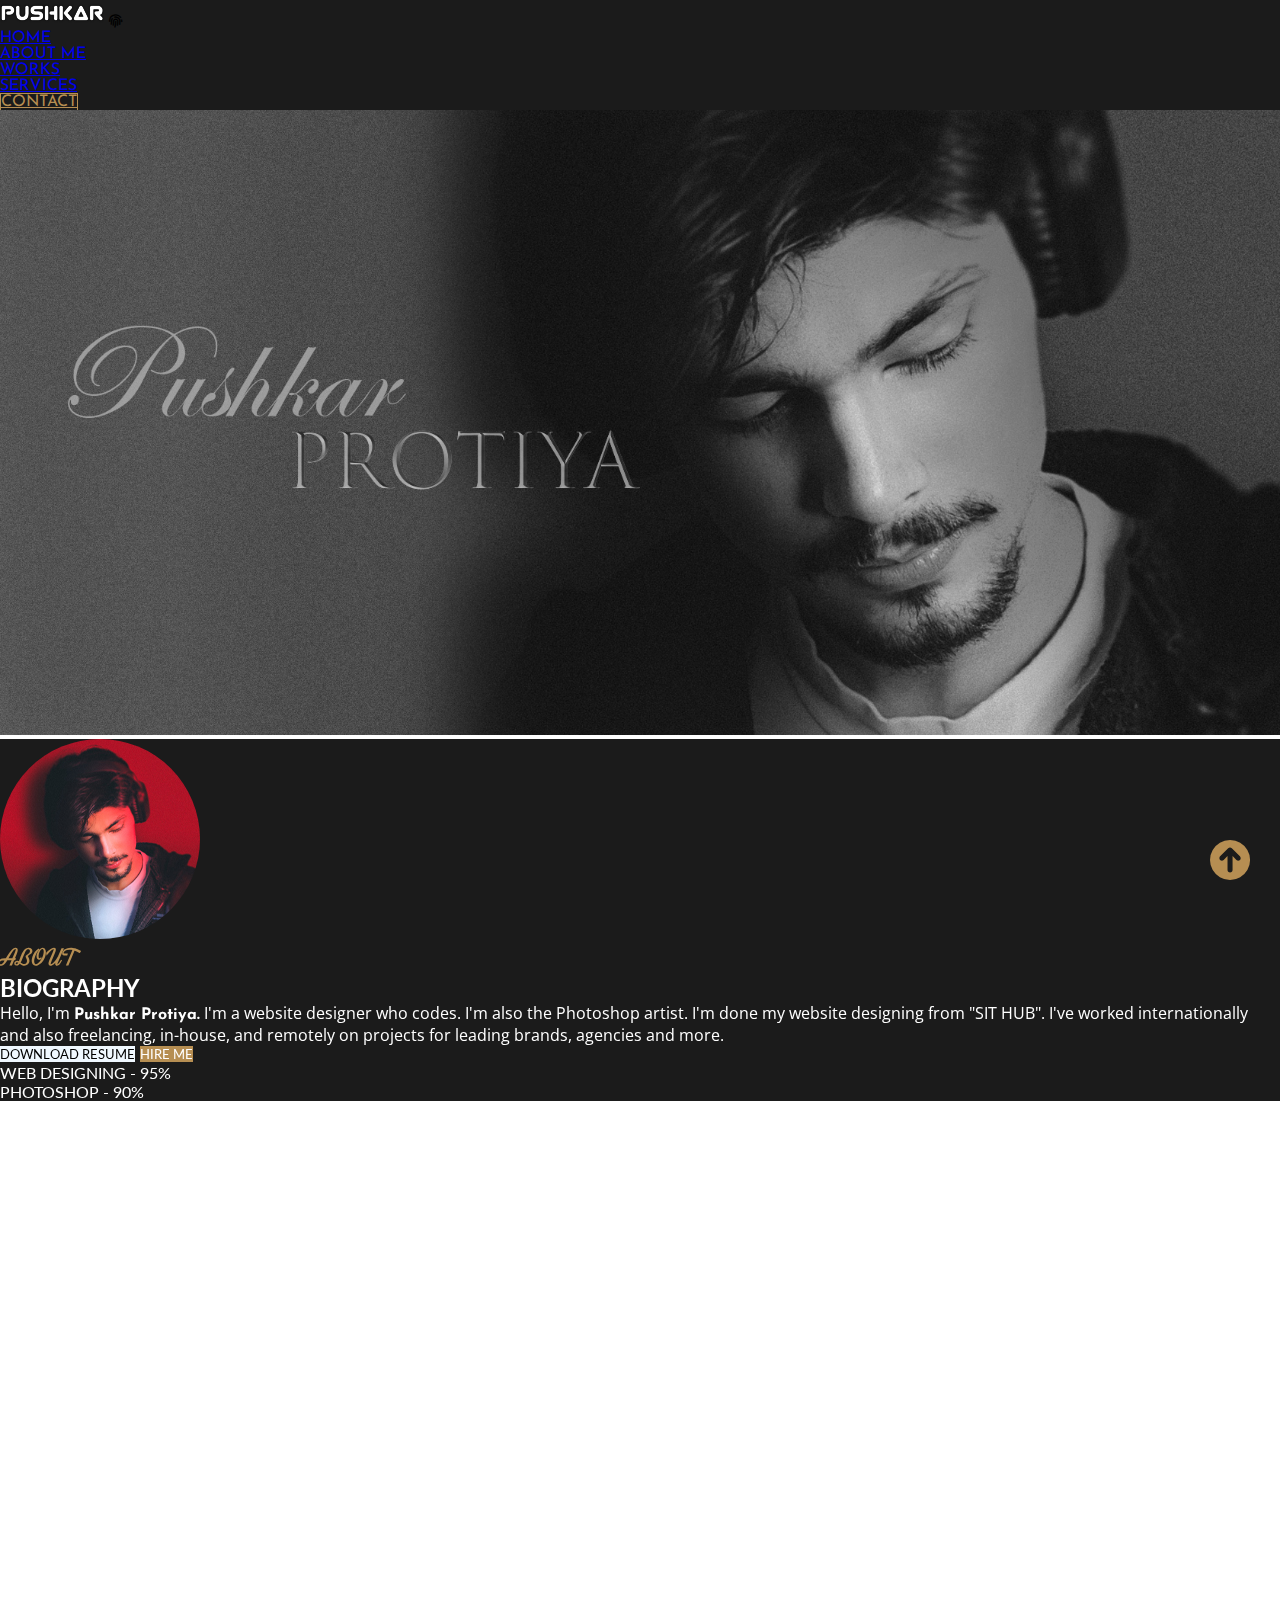
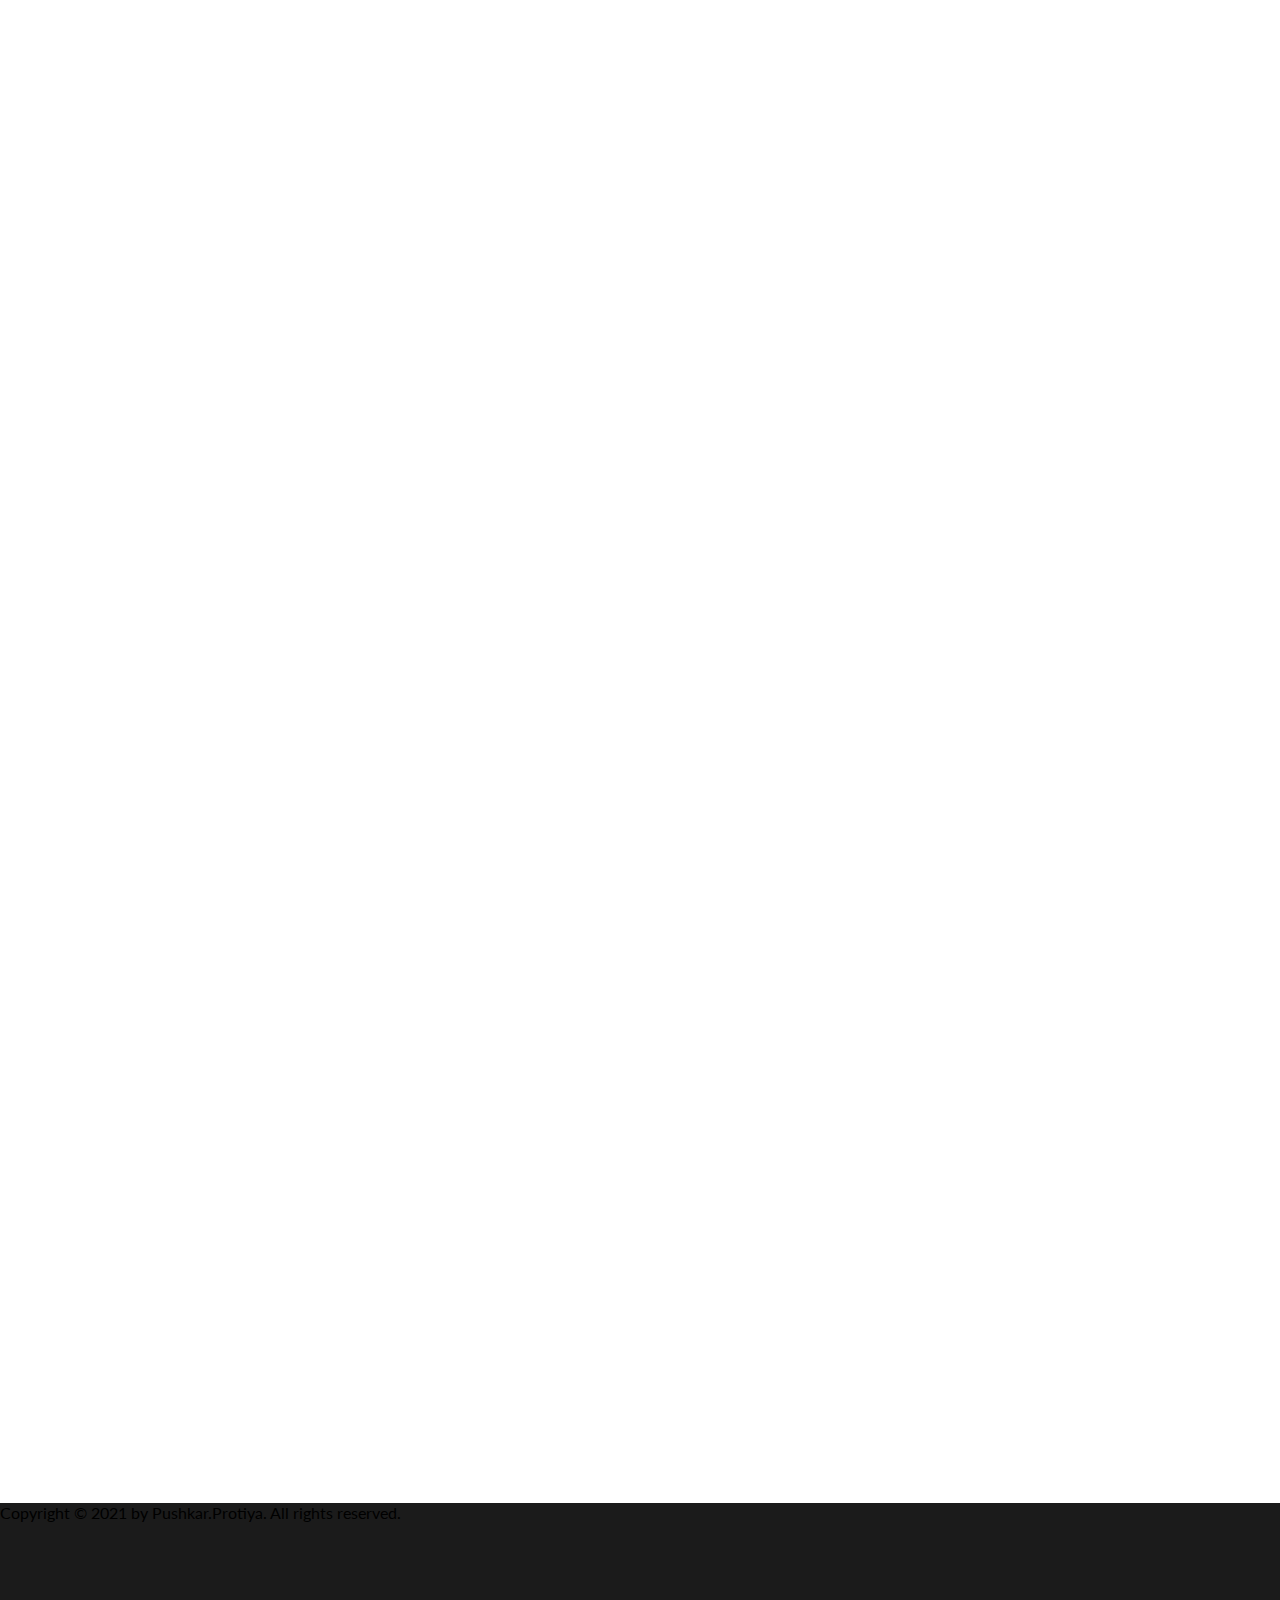
<file: index.html>
<!doctype html>
<html lang="en">

<head>
    <!-- Required meta tags -->
    <meta charset="utf-8">
    <meta name="viewport" content="width=device-width, initial-scale=1">

    <link rel="preconnect" href="https://fonts.googleapis.com">
    <link rel="preconnect" href="https://fonts.gstatic.com" crossorigin>
    <link rel="stylesheet" href="style.css">

    <!-- aos cdnj -->
    <link href="https://unpkg.com/aos@2.3.1/dist/aos.css" rel="stylesheet">

    <!-- jqueries cdnj -->
    <script src="https://code.jquery.com/jquery-3.6.0.min.js"
        integrity="sha256-/xUj+3OJU5yExlq6GSYGSHk7tPXikynS7ogEvDej/m4=" crossorigin="anonymous"></script>

    <!-- Bootstrap CSS -->
    <link href="https://cdn.jsdelivr.net/npm/bootstrap@5.1.3/dist/css/bootstrap.min.css" rel="stylesheet"
        integrity="sha384-1BmE4kWBq78iYhFldvKuhfTAU6auU8tT94WrHftjDbrCEXSU1oBoqyl2QvZ6jIW3" crossorigin="anonymous">
    <link rel="preconnect" href="https://fonts.googleapis.com">
    <link rel="preconnect" href="https://fonts.gstatic.com" crossorigin>
    <link href="https://fonts.googleapis.com/css2?family=Dongle&family=Dynalight&family=Josefin+Sans&display=swap"
        rel="stylesheet">
    <link rel="preconnect" href="https://fonts.googleapis.com">
    <link rel="preconnect" href="https://fonts.gstatic.com" crossorigin>
    <link
        href="https://fonts.googleapis.com/css2?family=Dongle&family=Dynalight&family=Josefin+Sans&family=Lato:wght@300&display=swap"
        rel="stylesheet">
    <link rel="preconnect" href="https://fonts.googleapis.com">
    <link rel="preconnect" href="https://fonts.gstatic.com" crossorigin>
    <link
        href="https://fonts.googleapis.com/css2?family=Dongle&family=Dynalight&family=Josefin+Sans&family=Lato:wght@300&family=Open+Sans:wght@300&display=swap"
        rel="stylesheet">

    <!-- fonts icon cdnjs -->

    <link rel="stylesheet" href="https://cdnjs.cloudflare.com/ajax/libs/font-awesome/6.0.0/css/all.min.css">

    <title>Pushkar.com</title>
    <link rel="icon" type="image/x-icon" href="assets/images/mine.jpg">
</head>

<body>

    <!-- preloader -->

    <div id="preloader">
        <div id="status"></div>
    </div>

    <!-- nav-section -->

    <nav class="navbar navbar-expand-lg navbar-dark" style="background-color: #1b1b1b;">
        <div class="container">
            <a href="index.html" class="navbar-brand"><img src="assets/images/header-logo.png" alt=""></a>
            <button style="border: none; background: none;" class="navbar-toggler" data-bs-toggle="collapse"
                data-bs-target="#touch">
                <span><i class="fas fa-fingerprint"></i></span>
            </button>
            <div class="collapse navbar-collapse" id="touch">
                <ul class="navbar-nav ms-auto">
                    <li class="nav-item"><a href="index.html" class="nav-link">HOME</a></li>
                    <li class="nav-item"><a href="#about" class="nav-link">ABOUT ME</a></li>
                    <li class="nav-item"><a href="#work" class="nav-link">WORKS</a></li>
                    <li class="nav-item"><a href="#services" class="nav-link">SERVICES</a></li>
                </ul>
                <ul class="navbar-nav ms-auto">
                    <a href="#contact" class="btn" style="border: 1px solid #B68E52; color: #B68E52; width: 100%;"
                        id="btn-cont">CONTACT</a>
                </ul>
            </div>
        </div>

    </nav>

    <!-- banner -->

    <div id="banner">
        <img src="assets/images/black&white.jpg" alt="" width="100%" height="100%">
    </div>

    <!-- about section -->

    <div class="container-fluid" style="background-color: #1b1b1b;" id="about" data-aos="fade-up">
        <div class="container pb-5">
            <div class="row pt-5 text-center">
                <div class="col-12 col-lg-12 col-md-12 col-sm-12">
                    <img src="assets/images/mine.jpg" class="img-fluid" alt="" style="border-radius: 50%;">
                </div>
                <div class="col-12 col-lg-12 col-md-12 col-sm-12 mt-5">
                    <h2 style="color: #B68E52; font-family: 'Dynalight', cursive;">ABOUT</h2>
                    <h2 style="color: white; font-family: 'Lato', sans-serif;">BIOGRAPHY</h2>
                    <p class="mt-4" style="color: white; font-family: 'Open Sans', sans-serif;">Hello, I'm <b>Pushkar
                            Protiya.</b> I'm a website designer who codes. I'm also the Photoshop artist. I'm done my
                        website designing from "SIT HUB". I've worked internationally and also freelancing, in-house,
                        and remotely on projects for leading brands, agencies and more.</p>
                    <a href="https://drive.google.com/file/d/142RcAtoaD9knkizU234wN_rGzoNs28QO/view?usp=sharing"><button
                            class="btn mt-3"
                            style="background-color: aliceblue; font-family: 'Lato', sans-serif; border: none;">DOWNLOAD
                            RESUME</button></a>
                    <a href="https://drive.google.com/file/d/142RcAtoaD9knkizU234wN_rGzoNs28QO/view?usp=sharing">
                        <button class="btn mt-3"
                            style="background-color: #B68E52; color: white; font-family: 'Lato', sans-serif; border: none;">HIRE
                            ME</button>
                    </a>

                </div>
            </div>
            <div class="row mt-5">
                <div class="col-12 col-lg-6 col-md-6 col-sm-12">
                    <p style="color: white; font-family: 'Lato', sans-serif;">WEB DESIGNING - 95%</p>
                    <div class="progress">
                        <div class="progress-bar progress-bar-striped progress-bar-animated bg-warning"
                            role="progressbar" style="width: 95%;"></div>
                    </div>
                </div>
                <div class="col-12 col-lg-6 col-md-6 col-sm-12">
                    <p style="color: white; font-family: 'Lato', sans-serif;">PHOTOSHOP - 90%</p>
                    <div class="progress">
                        <div class="progress-bar progress-bar-striped progress-bar-animated bg-warning"
                            role="progressbar" style="width: 90%;"></div>
                    </div>
                </div>
            </div>
        </div>

    </div>

    <!-- services-section -->

    <div class="container mt-5 pb-5 text-center" id="services" data-aos="fade-up">
        <h2 class="text-center" style="color: #B68E52; font-family: 'Dynalight', cursive;">SERVICES</h2>
        <h2 class="text-center mt-5" style="font-family: 'Lato', sans-serif;">WHAT I DO</h2>
        <div class="row mt-5">
            <div class="col-12 col-lg-6 col-md-6 col-sm-12">
                <i class="fa-solid fa-laptop-code" style="font-size: 5.5rem; color: #B68E52;"></i>
                <p class="mt-3" style="font-family: 'Lato', sans-serif;"><b>WEB DESIGNING</b></p>
                <p class="mt-3" style="font-family: 'Lato', sans-serif;">I make beautiful website designs that will
                    attract customers and enhance their lifestyles. In down below there's are some samples of my work.
                </p>
            </div>
            <div class="col-12 col-lg-6 col-md-6 col-sm-12">
                <i class="fa-solid fa-camera" style="font-size: 5.5rem; color: #B68E52;"></i>
                <p class="mt-3" style="font-family: 'Lato', sans-serif;"><b>PHOTOSHOP</b></p>
                <p class="mt-3" style="font-family: 'Lato', sans-serif;">I am also Photoshop artist if you also want to
                    create banner for your website. then i will do it for you (Additional Charges).</p>
            </div>
        </div>
    </div>

    <!-- contact section -->

    <div class="container-fluid pb-5" style="background-color: #1b1b1b;" id="contact" data-aos="fade-up">
        <div class="container text-center">
            <h2 class="pt-5" style="color: white; font-family: 'Dynalight', cursive;">CONTACT</h2>
            <h2 class="mt-4" style="color: white; font-family: 'Lato', sans-serif;">I'AM AVAILABLE FOR WORK, PLEASE
                CONTACT ME.</h2>
            <!-- <div class="text-center">
                <a href="#"><i class="fa-brands fa-whatsapp"
                        style="color: #B68E52; font-size: 1.8rem; padding: 1.3rem;"></i></a>
                <a href="#"><i class="fa-brands fa-instagram"
                        style="color: #B68E52; font-size: 1.8rem; padding: 1.3rem;"></i></a>
                <a href="#"><i class="fa-brands fa-facebook"
                        style="color: #B68E52; font-size: 1.8rem; padding: 1.3rem;"></i></a>
            </div> -->
            <a href="https://mail.google.com/mail/u/0/?tab=rm&ogbl#inbox?compose=CllgCJlHnRlFnWrtkKcwtjwGHqMxsjcgKnwxKjsgPGZqRkwrDMLRqwcNSDPdBqvHRdwqcFGvJvq"><button
                    class="btn mt-3" id="button">pushkarprotiya@gmail.com</button></a>
            <div class="row mt-5">
                <div class="col-12 col-lg-4 col-md-4 col-sm-12">
                    <i style="color: white; font-size: 2.5rem;" class="fa-solid fa-mobile-button"></i>
                    <h3 class="text-white mt-3" style=" font-family: 'Lato', sans-serif;">PHONE</h3>
                    <p class="text-white" style=" font-family: 'Lato', sans-serif;">+91 7428857611</p>
                </div>
                <div class="col-12 col-lg-4 col-md-4 col-sm-12">
                    <i style="color: white; font-size: 2.5rem;" class="fa-solid fa-envelope"></i>
                    <h3 class="text-white mt-3" style=" font-family: 'Lato', sans-serif;">E-MAIL</h3>
                    <p class="text-white" style=" font-family: 'Lato', sans-serif;">pushkarprotiya@gmail.com</p>
                </div>
                <div class="col-12 col-lg-4 col-md-4 col-sm-12">
                    <i style="color: white; font-size: 2.5rem;" class="fa-solid fa-location-dot"></i>
                    <h3 class="text-white mt-3" style=" font-family: 'Lato', sans-serif;">ADDRESS</h3>
                    <p class="text-white" style=" font-family: 'Lato', sans-serif;"><a style="text-decoration: none;"
                            href="#">FIND ME</a></p>
                </div>
            </div>
        </div>
    </div>

    <!-- work -->

    <div class="container mt-5 pb-5" id="work" data-aos="fade-up">
        <h2 class="text-center" style="color: #B68E52; font-family: 'Dynalight', cursive;">WORK</h2>
        <h2 class="text-center" style=" font-family: 'Lato', sans-serif;">HERE'S SOME OF MY WORKS</h2>
        <!-- <div class="row mt-5 pb-5">
            <div class="col-12 col-lg-6 col-md-6 col-sm-12 mt-3">
                <a href="crazy-necklace-design by pushkar/index.html"><img src="assets/images/item-1-1.jpg" alt=""
                        width="100%" id="first"></a>
            </div>
            <div class="col-12 col-lg-6 col-md-6 col-sm-12 mt-3">
                <a href="Jewelry Store/index.html"><img src="assets/images/item-2-2.jpg" alt="" width="100%"
                        id="first"></a>
            </div>
        </div> -->
        <div class="row mt-5 text-center">
            <div class="col-12 col-lg-4 col-md-4 col-12 mt-3">
                <div id="work">
                    <a href="crazy-necklace-design by pushkar/index.html"><img src="assets/images/work-1.jpg"
                            alt=""></a>
                </div>

            </div>
            <div class="col-12 col-lg-4 col-md-4 col-12 mt-3">
                <div id="work">
                    <a href="tota e-commerce website/index.html"><img src="assets/images/work-2.jpg" alt=""></a>
                </div>

            </div>
            <div class="col-12 col-lg-4 col-md-4 col-12 mt-3">
                <div id="work">
                    <a href="Jewelry Store/index.html"><img src="assets/images/work-3.jpg" alt=""></a>
                </div>

            </div>
        </div>
    </div>

    <!-- contact section -->

    <div class="container mt-5 pb-5" data-aos="fade-up">
        <h2 class="text-center" style="color: #B68E52; font-family: 'Dynalight', cursive;">GET IN TOUCH WITH ME</h2>
        <h2 class="text-center mt-5" style="font-family: 'Lato', sans-serif;">FILL THIS FORM</h2>
        <form action="contact.php" method="post">
            <div class="row mt-5">
                <div class="col-12 col-lg-6 col-md-6 col-sm-12">
                    <input type="text" class="form-control mt-3" name="name" placeholder="Name"
                        style="border: 1px solid #B68E52;">
                </div>
                <div class="col-12 col-lg-6 col-md-6 col-sm-12">
                    <input type="email" class="form-control mt-3" name="email" placeholder="E-mail"
                        style="border: 1px solid #B68E52;">
                </div>
                <div class="col-12 col-lg-12 col-md-12 col-sm-12">
                    <textarea class="mt-3" name="text" id="" cols="30" rows="10" placeholder="What Can I Help You?"
                        style="width: 100%; border: 1px solid #B68E52;"></textarea>
                </div>
                <div class="col-12 col-lg-12 col-md-12 col-md-12">
                    <input type="submit" value="Submit" style="font-family: 'Lato', sans-serif; width: 100%; name="submit">
<!--                     <button class="btn btn-outline-dark mt-4" style="font-family: 'Lato', sans-serif; width: 100%;"
                        type="submit" name="submit">SUBMIT</button>
 -->
                </div>
            </div>
        </form>
    </div>

    <!-- footer-section -->

    <div class="container-fluid" style="background-color: #1b1b1b; height: 9.5rem;">
        <div class="container">
            <p class="mt-3 text-center text-white p-5" style="font-family: 'Lato', sans-serif;">Copyright © 2021 by
                Pushkar.Protiya. All rights reserved.</p>
        </div>
    </div>

    <!-- scroll on top -->

    <button id="btn"><i class="fa-solid fa-circle-arrow-up"></i></button>

    <!-- scroll on top script -->

    <script>
        $(document).ready(function () {
            $(window).scroll(function () {
                var showAfter = 100;
                if ($(this).scrollTop() > showAfter) {
                    $('#btn').fadeIn();
                } else {
                    $('#btn').fadeOut();
                }
            });
            $('#btn').click(function () {
                $('html,body').animate({ scrollTop: 0 }, 200);
                return false;
            })
        })

        // <!-- preloader script -->


        $(window).on('load', function () { // makes sure the whole site is loaded 
            $('#status').delay(10000).fadeOut('slow'); // will first fade out the loading animation 
            $('#preloader').delay(1200).fadeOut('slow'); // will fade out the white DIV that covers the website. 
            $('body').delay(1200).css({ 'overflow': 'visible' });
        })
    </script>


    <!-- aos script -->

    <script src="https://unpkg.com/aos@2.3.1/dist/aos.js"></script>
    <script>
        AOS.init();
    </script>


    <!-- Optional JavaScript; choose one of the two! -->

    <!-- Option 1: Bootstrap Bundle with Popper -->
    <script src="https://cdn.jsdelivr.net/npm/bootstrap@5.1.3/dist/js/bootstrap.bundle.min.js"
        integrity="sha384-ka7Sk0Gln4gmtz2MlQnikT1wXgYsOg+OMhuP+IlRH9sENBO0LRn5q+8nbTov4+1p"
        crossorigin="anonymous"></script>

    <!-- Option 2: Separate Popper and Bootstrap JS -->
    <!--
    <script src="https://cdn.jsdelivr.net/npm/@popperjs/core@2.10.2/dist/umd/popper.min.js" integrity="sha384-7+zCNj/IqJ95wo16oMtfsKbZ9ccEh31eOz1HGyDuCQ6wgnyJNSYdrPa03rtR1zdB" crossorigin="anonymous"></script>
    <script src="https://cdn.jsdelivr.net/npm/bootstrap@5.1.3/dist/js/bootstrap.min.js" integrity="sha384-QJHtvGhmr9XOIpI6YVutG+2QOK9T+ZnN4kzFN1RtK3zEFEIsxhlmWl5/YESvpZ13" crossorigin="anonymous"></script>
    -->
</body>

</html>
</file>
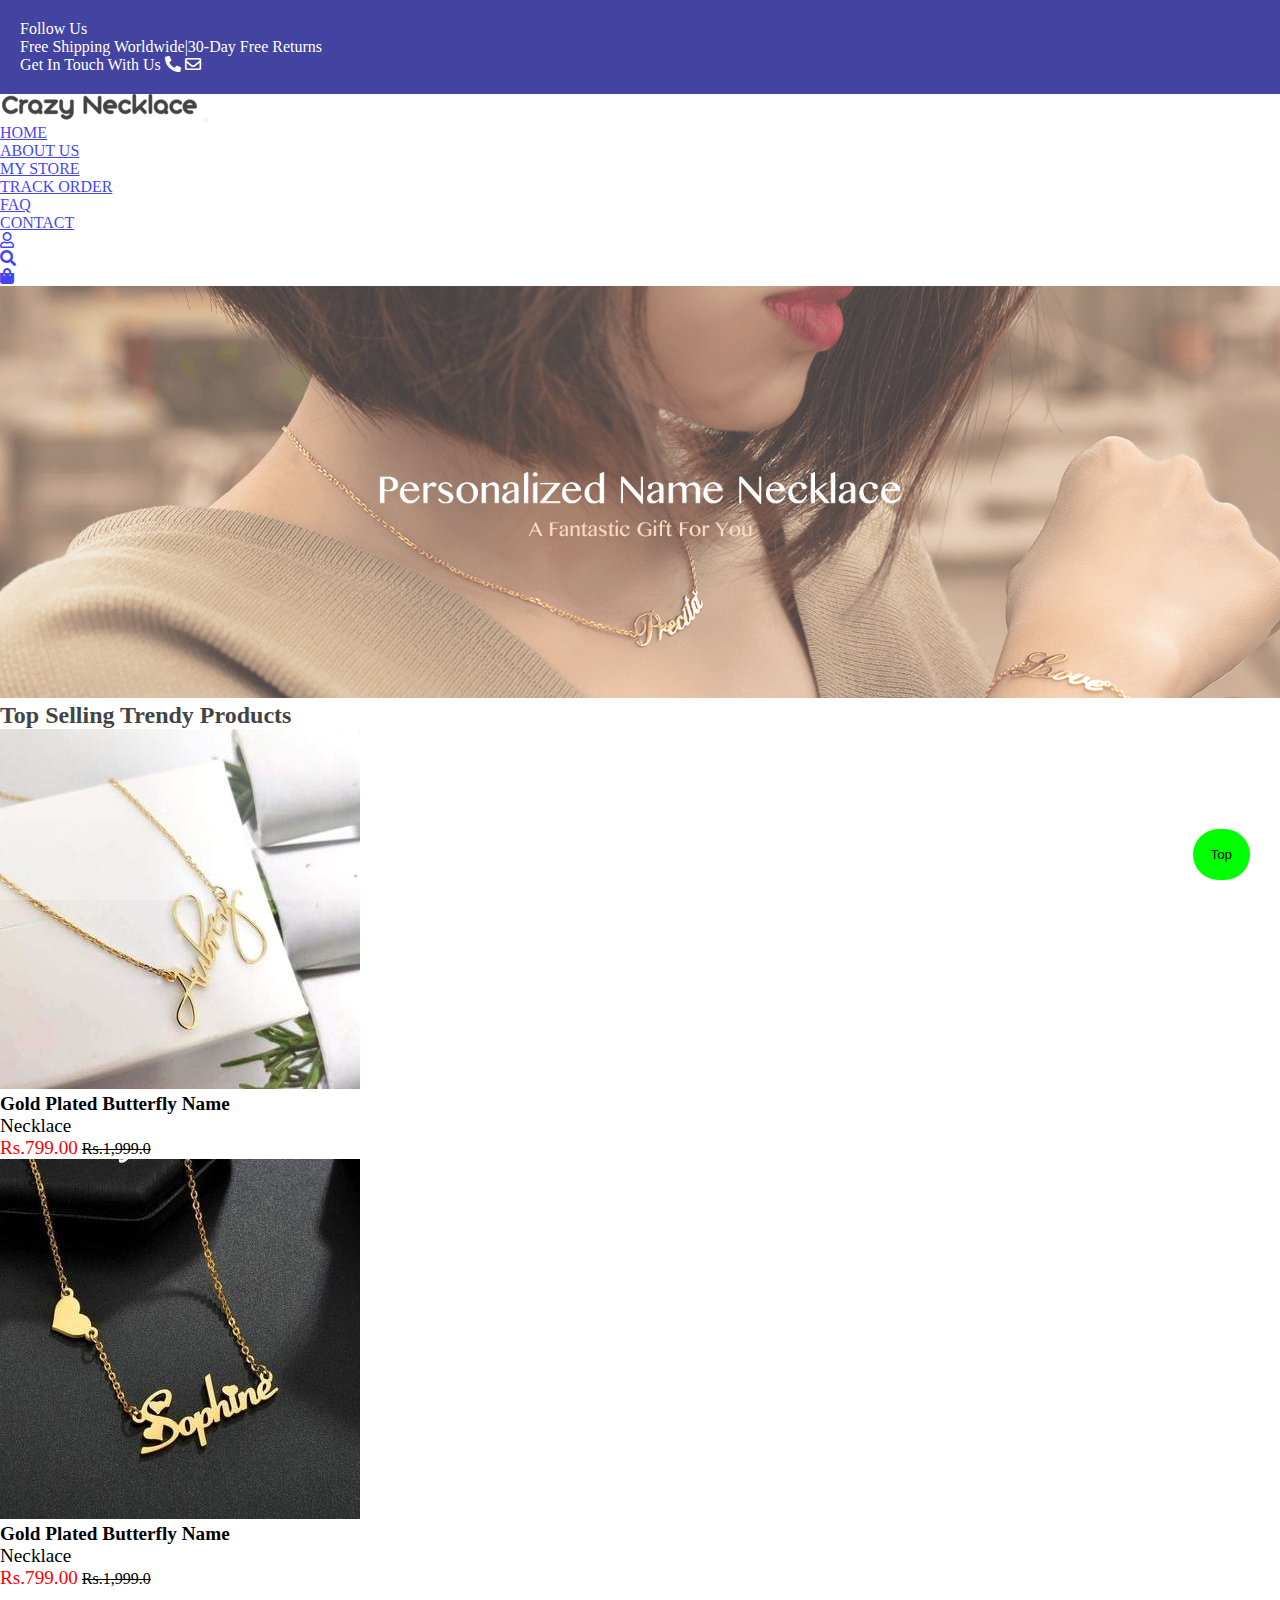
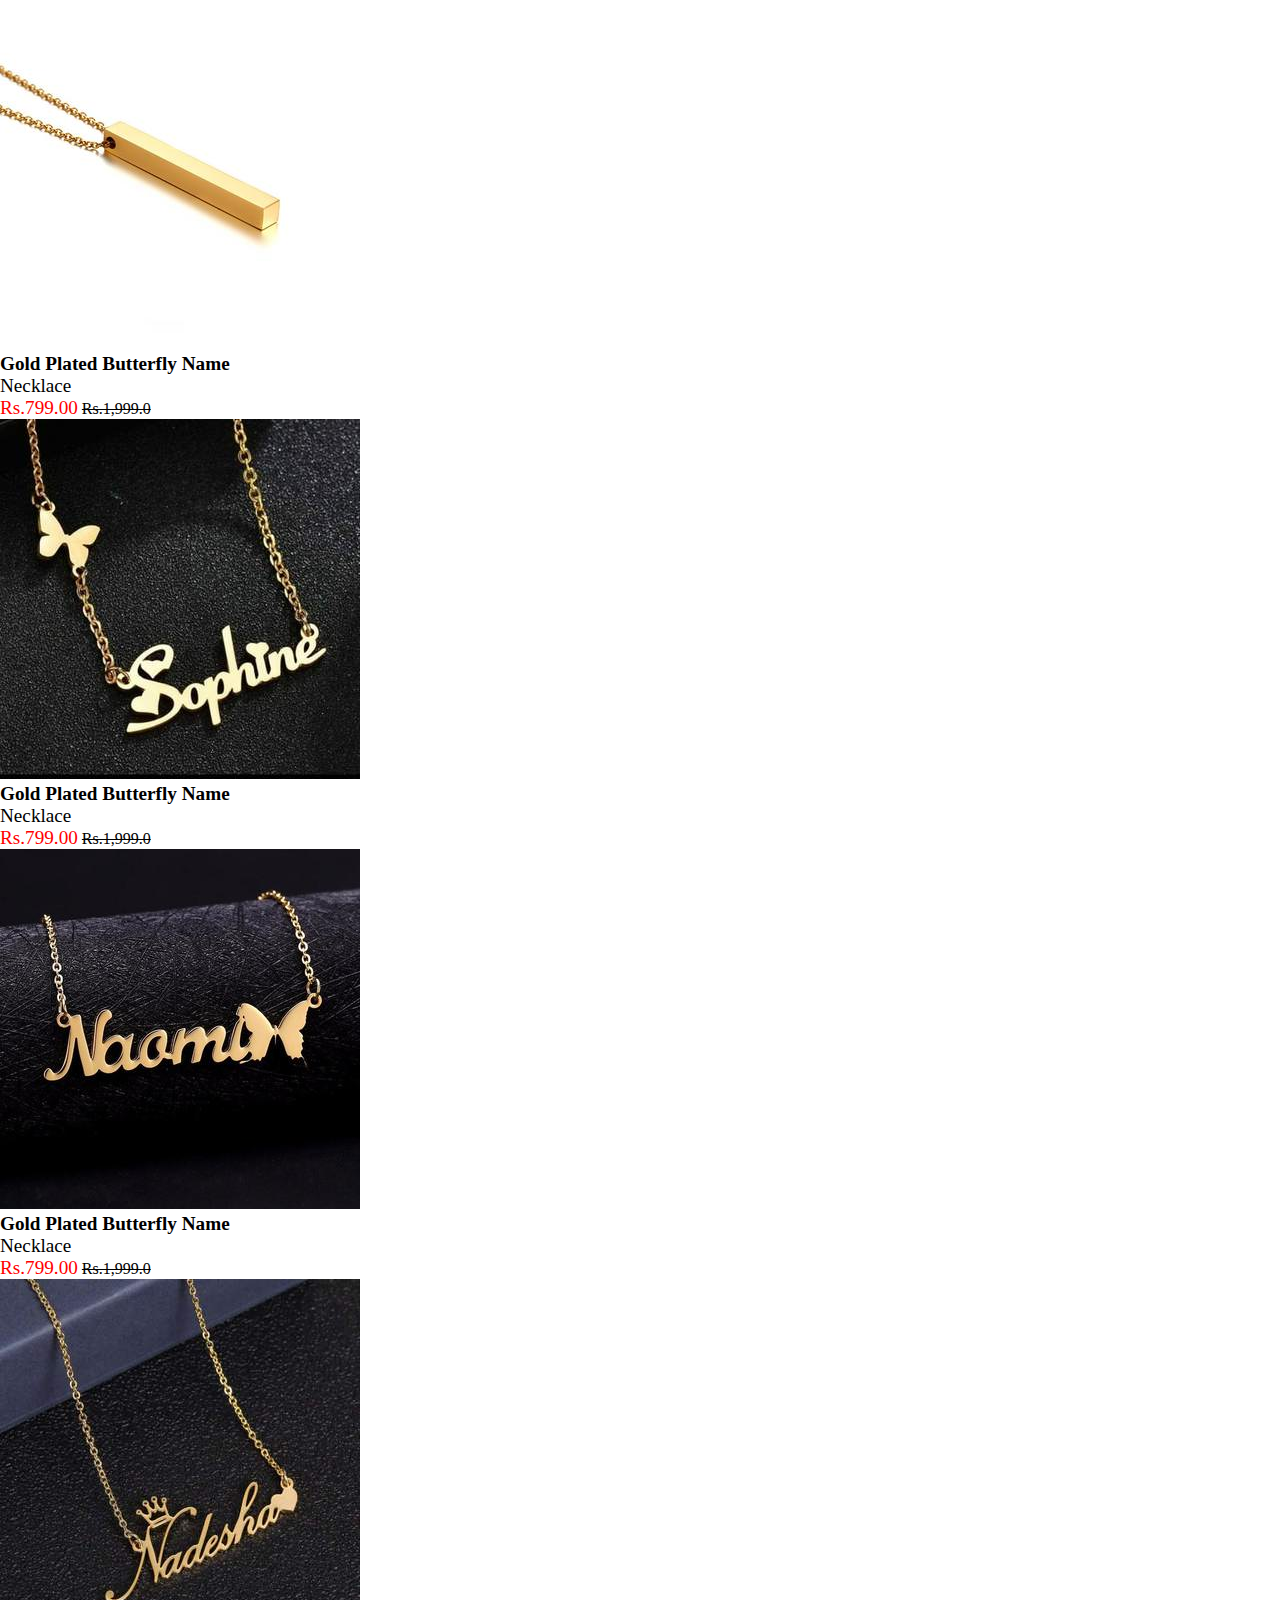
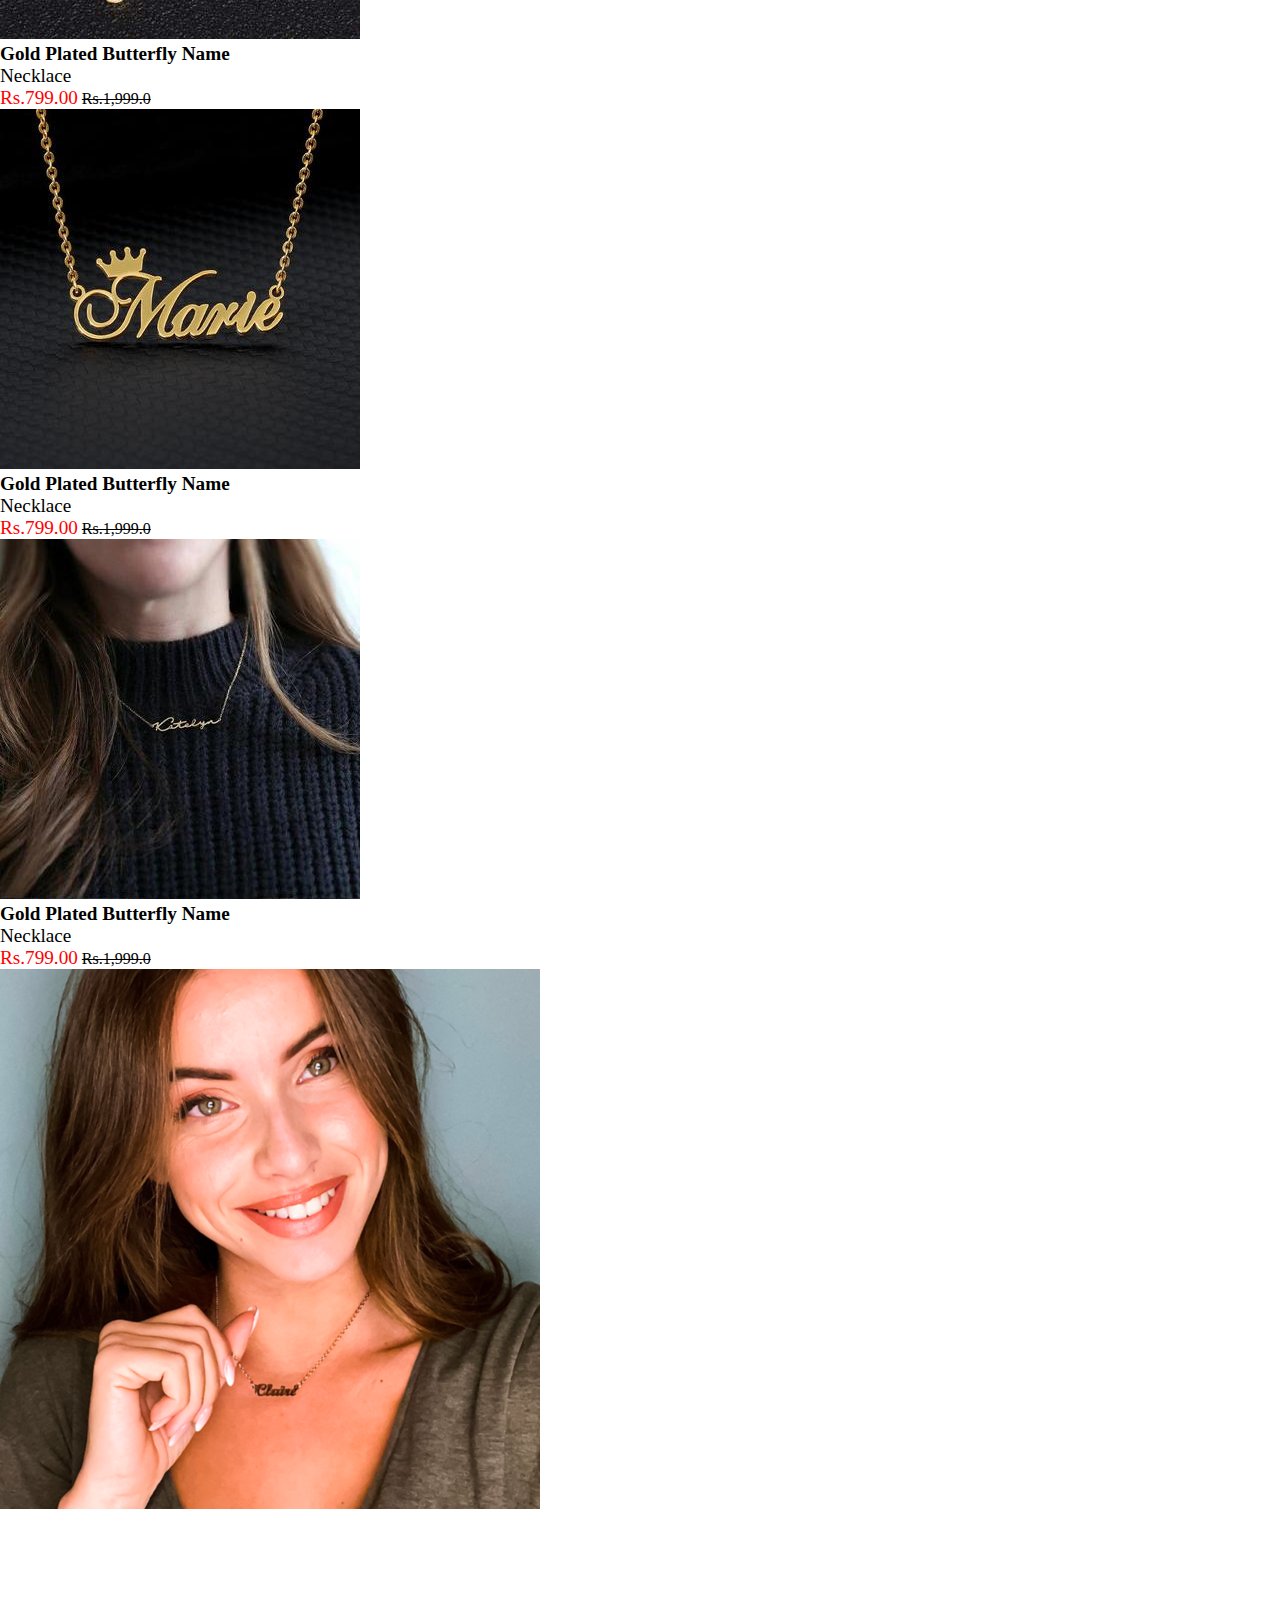
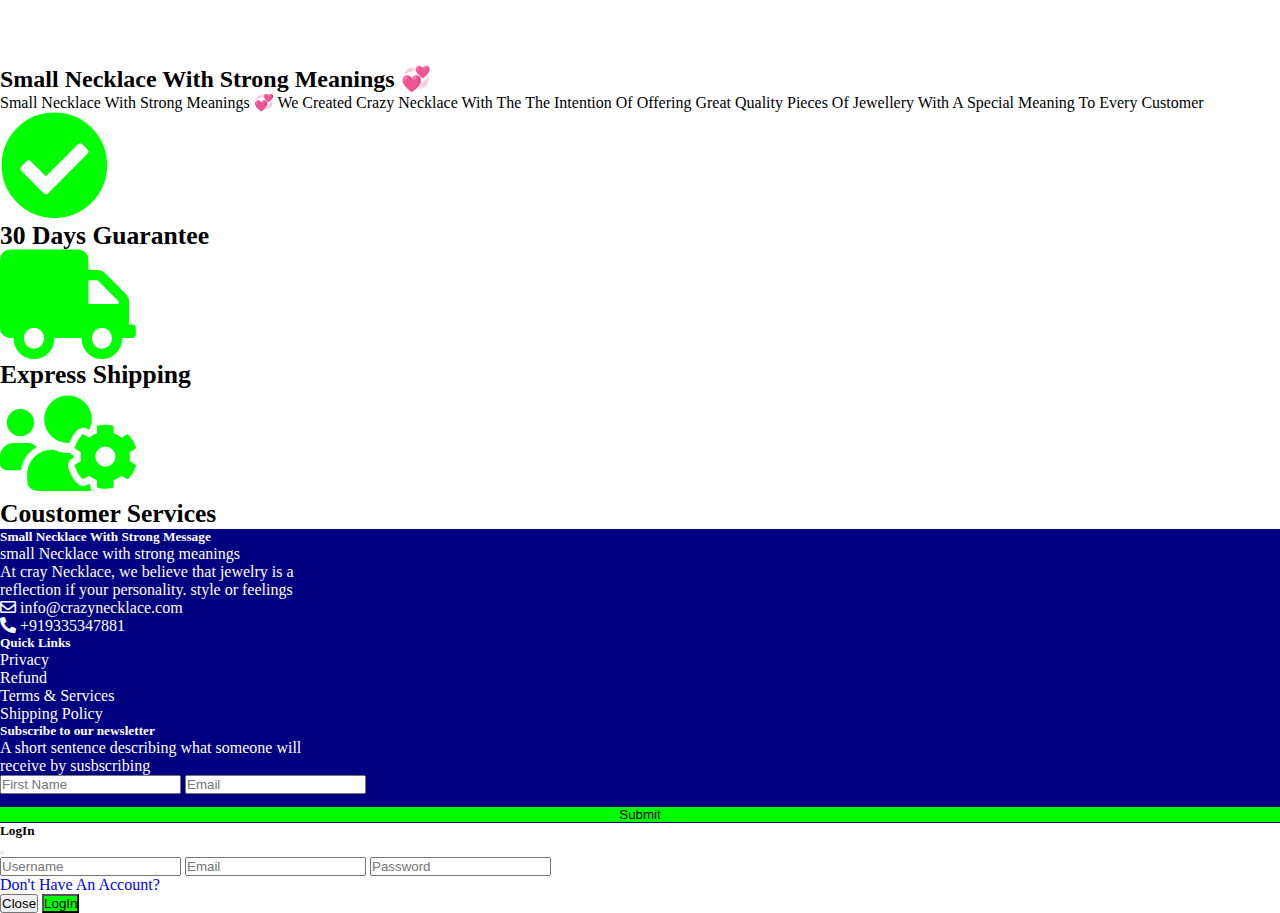
<file: crazy-necklace-design by pushkar/index.html>
<!doctype html>
<html lang="en">

<head>
    <!-- Required meta tags -->
    <meta charset="utf-8">
    <meta name="viewport" content="width=device-width, initial-scale=1">
    <link rel="stylesheet" href="https://cdnjs.cloudflare.com/ajax/libs/font-awesome/5.15.4/css/all.min.css">
    <link rel="stylesheet" href="style.css">

    <!-- Bootstrap CSS -->
    <link href="https://cdn.jsdelivr.net/npm/bootstrap@5.1.3/dist/css/bootstrap.min.css" rel="stylesheet"
        integrity="sha384-1BmE4kWBq78iYhFldvKuhfTAU6auU8tT94WrHftjDbrCEXSU1oBoqyl2QvZ6jIW3" crossorigin="anonymous">

    <!-- jqueries cdnj -->
    <script src="https://code.jquery.com/jquery-3.6.0.min.js"
        integrity="sha256-/xUj+3OJU5yExlq6GSYGSHk7tPXikynS7ogEvDej/m4=" crossorigin="anonymous"></script>

    <title>Crazy Necklace</title>
    <link rel="icon" type="image/x-icon" href="assets/background/model.png">
</head>

<body>

    <!-- preloader -->

    <div id="preloader">
        <div id="status"></div>
    </div>

    <!-- top header -->

    <div class="container-fluid text-center" id="topheader">
        <div class="row">
            <div class="col-12 col-lg-4 col-md-4 col-sm-12">
                <span class="span-1">Follow Us</span>
            </div>
            <div class="col-12 col-lg-4 col-md-4 col-sm-12">
                <span class="span-2">Free Shipping Worldwide|30-Day Free Returns</span>
            </div>
            <div class="col-12 col-lg-4 col-md-4 col-sm-12">
                <span class="span-3">Get In Touch With Us <i class="fas fa-phone-alt"></i> <i
                        class="far fa-envelope"></i></span>
            </div>
        </div>
    </div>

    <!-- header -->

    <nav class="navbar navbar-expand-lg navbar-light bg-light">
        <div class="container">
            <a href="index.html" class="navbar-brand"><img src="assets/background/headerlogo.png" alt=""></a>
            <button class="navbar-toggler" data-bs-toggle="collapse" data-bs-target="#touch">
                <span class="navbar-toggler-icon"></span>
            </button>
            <div class="collapse navbar-collapse" id="touch">
                <ul class="navbar-nav ms-auto">
                    <li class="nav-item"><a href="index.html" class="nav-link">HOME</a></li>
                    <li class="nav-item"><a href="about.html" class="nav-link">ABOUT US</a></li>
                    <li class="nav-item"><a href="store.html" class="nav-link">MY STORE</a></li>
                    <li class="nav-item"><a href="#" class="nav-link">TRACK ORDER</a></li>
                    <li class="nav-item"><a href="#" class="nav-link">FAQ</a></li>
                    <li class="nav-item"><a href="contact.html" class="nav-link">CONTACT</a></li>
                </ul>
                <ul class="navbar-nav ms-auto">
                    <li class="nav-item"><a href="#" class="nav-link" data-bs-toggle="modal" data-bs-target="#modal"><i
                                class="far fa-user"></i></a></li>
                    <li class="nav-item"><a href="#" class="nav-link"><i class="fas fa-search"></i></a></li>
                    <li class="nav-item"><a href="#" class="nav-link"><i class="fas fa-shopping-bag"></i></a></li>
                </ul>
            </div>
        </div>

    </nav>

    <!-- banner -->

    <div class="container-fluid">
        <img src="assets/background/banner image.png" alt="" width="100%">
    </div>

    <!-- top trendy products -->

    <div class="container mt-5 pb-5">
        <h2 class="text-center">Top Selling Trendy Products</h2>
        <div class="row mt-5">
            <div class="col-12 col-lg-3 col-md-3 col-sm-12">
                <div class="box-1">
                    <img src="assets/products/1.jpg" alt="" class="img-fluid" id="img">
                </div>
                <p style="font-size: 1.2rem;"><b>Gold Plated Butterfly Name</b>
                    <br>
                    Necklace
                </p>
                <span style="color: red; font-size: 1.2rem;">Rs.799.00</span> <del>Rs.1,999.0</del>
            </div>
            <div class="col-12 col-lg-3 col-md-3 col-sm-12">
                <div class="box-1">
                    <img src="assets/products/2.jpg" alt="" class="img-fluid" id="img">
                </div>
                <p style="font-size: 1.2rem;"><b>Gold Plated Butterfly Name</b>
                    <br>
                    Necklace
                </p>
                <span style="color: red; font-size: 1.2rem;">Rs.799.00</span> <del>Rs.1,999.0</del>
            </div>
            <div class="col-12 col-lg-3 col-md-3 col-sm-12">
                <div class="box-1">
                    <img src="assets/products/3.jpg" alt="" class="img-fluid" id="img">
                </div>
                <p style="font-size: 1.2rem;"><b>Gold Plated Butterfly Name</b>
                    <br>
                    Necklace
                </p>
                <span style="color: red; font-size: 1.2rem;">Rs.799.00</span> <del>Rs.1,999.0</del>
            </div>
            <div class="col-12 col-lg-3 col-md-3 col-sm-12">
                <div class="box-1">
                    <img src="assets/products/4.jpg" alt="" class="img-fluid" id="img">
                </div>
                <p style="font-size: 1.2rem;"><b>Gold Plated Butterfly Name</b>
                    <br>
                    Necklace
                </p>
                <span style="color: red; font-size: 1.2rem;">Rs.799.00</span> <del>Rs.1,999.0</del>
            </div>
        </div>

        <!-- second section product -->

        <div class="row mt-5">
            <div class="col-12 col-lg-3 col-md-3 col-sm-12">
                <div class="box-1">
                    <img src="assets/products/5.jpg" alt="" class="img-fluid" id="img">
                </div>
                <p style="font-size: 1.2rem;"><b>Gold Plated Butterfly Name</b>
                    <br>
                    Necklace
                </p>
                <span style="color: red; font-size: 1.2rem;">Rs.799.00</span> <del>Rs.1,999.0</del>
            </div>
            <div class="col-12 col-lg-3 col-md-3 col-sm-12">
                <div class="box-1">
                    <img src="assets/products/6.jpg" alt="" class="img-fluid" id="img">
                </div>
                <p style="font-size: 1.2rem;"><b>Gold Plated Butterfly Name</b>
                    <br>
                    Necklace
                </p>
                <span style="color: red; font-size: 1.2rem;">Rs.799.00</span> <del>Rs.1,999.0</del>
            </div>
            <div class="col-12 col-lg-3 col-md-3 col-sm-12">
                <div class="box-1">
                    <img src="assets/products/7.jpg" alt="" class="img-fluid" id="img">
                </div>
                <p style="font-size: 1.2rem;"><b>Gold Plated Butterfly Name</b>
                    <br>
                    Necklace
                </p>
                <span style="color: red; font-size: 1.2rem;">Rs.799.00</span> <del>Rs.1,999.0</del>
            </div>
            <div class="col-12 col-lg-3 col-md-3 col-sm-12">
                <div class="box-1">
                    <img src="assets/products/8.jpg" alt="" class="img-fluid" id="img">
                </div>
                <p style="font-size: 1.2rem;"><b>Gold Plated Butterfly Name</b>
                    <br>
                    Necklace
                </p>
                <span style="color: red; font-size: 1.2rem;">Rs.799.00</span> <del>Rs.1,999.0</del>
            </div>
        </div>
    </div>

    <!-- content section -->

    <div class="container mt-5 pb-5">
        <div class="row">
            <div class="col-12 col-lg-6 col-md-6 col-sm-12">
                <img src="assets/background/model.png" alt="" class="img-fluid">
            </div>
            <div class="col-12 col-lg-6 col-md-6 col-sm-12" style="margin-top: 9.5rem;">
                <h2>Small Necklace With Strong
                    Meanings 💞</h2>
                <p>
                    Small Necklace With Strong
                    Meanings 💞
                    We Created Crazy Necklace With The The Intention Of Offering Great Quality Pieces Of Jewellery With
                    A Special Meaning To Every Customer</p>
            </div>
        </div>
    </div>

    <!-- services section -->

    <div class="container pb-5">
        <div class="row text-center" id="srv">
            <div class="col-12 col-lg-4 col-md-4 col-sm-12 mt-5">
                <i class="fas fa-check-circle"></i>
                <p id="p-1"><b>30 Days Guarantee</b></p>
            </div>
            <div class="col-12 col-lg-4 col-md-4 col-sm-12 mt-5">
                <i class="fas fa-truck"></i>
                <p id="p-2"><b>Express Shipping</b></p>
            </div>
            <div class="col-12 col-lg-4 col-md-4 col-sm-12 mt-5">
                <i class="fas fa-users-cog"></i>
                <p id="p-3"><b>Coustomer Services</b></p>
            </div>
        </div>
    </div>

    <!-- footer -->

    <div class="container-fluid mt-5" style="background-color: #000080; color: white;">
        <div class="container pb-5">
            <div class="row text-center">
                <div class="col-12 col-lg-4 col-md-4 col-sm-12">
                    <h5 class="mt-5">Small Necklace With Strong Message</h5>
                    <p>small Necklace with strong meanings</p>
                    <p>At cray Necklace, we believe that jewelry is a <br>reflection if your personality. style or
                        feelings</p>
                    <p><i class="far fa-envelope"></i> info@crazynecklace.com</p>
                    <p><i class="fas fa-phone-alt"></i> +919335347881</p>
                </div>
                <div class="col-12 col-lg-4 col-md-4 col-sm-12">
                    <h5 class="mt-5">Quick Links</h5>
                    <p>Privacy</p>
                    <p>Refund</p>
                    <p>Terms & Services</p>
                    <p>Shipping Policy</p>
                </div>
                <div class="col-12 col-lg-4 col-md-4 col-sm-12">
                    <h5 class="mt-5">Subscribe to our newsletter</h5>
                    <p>A short sentence describing what someone will <br>receive by susbscribing</p>
                    <input type="text" class="form-control" placeholder="First Name">
                    <input type="email" class="form-control mt-2" placeholder="Email">
                    <input type="submit" name="" id="button" placeholder="SUBMIT">
                </div>
            </div>

        </div>
    </div>

    <!-- modal for login -->

    <div class="modal fade" id="modal">
        <div class="modal-dialog">
            <div class="modal-content">
                <div class="modal-header">
                    <h5>LogIn</h5>
                    <button class="btn-close" data-bs-dismiss="modal"></button>
                </div>
                <div class="modal-body">
                    <input type="text" placeholder="Username" class="form-control">
                    <input type="email" name="" id="" placeholder="Email" class="form-control mt-3">
                    <input type="password" placeholder="Password" class="form-control mt-3">
                    <p class="mt-3"><a href="signup.html" style="text-decoration: none;">Don't Have An Account?</a></p>
                </div>
                <div class="modal-footer">
                    <button class="btn btn-secondary" data-bs-dismiss="modal">Close</button>
                    <button class="btn" type="submit" style="background-color: #00ff00;">LogIn</button>
                </div>
            </div>
        </div>

    </div>

    <!-- scroll on top button -->

    <button onclick="topfunction()" id="btn">Top</button>


    <script>
        // scroll on top

        var mybutton = document.getElementById("btn");

        Window.onscroll = function () { scrollfunction() };

        function scrollfunction() {
            if (document.body.scrollTop > 50 || document.documentElement.scrollTop > 50) {
                mybutton.style.display = "block";
            }
            else {
                mybutton.style.display = "none";
            }
        }

        function topfunction() {
            document.body.scrollTo = "0"
            document.documentElement.scrollTop = "0"
        }
    </script>

    <!-- preloader script -->

    <script>
        $(window).on('load', function () { // makes sure the whole site is loaded 
            $('#status').fadeOut(); // will first fade out the loading animation 
            $('#preloader').delay(350).fadeOut('slow'); // will fade out the white DIV that covers the website. 
            $('body').delay(350).css({ 'overflow': 'visible' });
        })
    </script>



    <!-- Optional JavaScript; choose one of the two! -->

    <!-- Option 1: Bootstrap Bundle with Popper -->
    <script src="https://cdn.jsdelivr.net/npm/bootstrap@5.1.3/dist/js/bootstrap.bundle.min.js"
        integrity="sha384-ka7Sk0Gln4gmtz2MlQnikT1wXgYsOg+OMhuP+IlRH9sENBO0LRn5q+8nbTov4+1p"
        crossorigin="anonymous"></script>

    <!-- Option 2: Separate Popper and Bootstrap JS -->
    <!--
    <script src="https://cdn.jsdelivr.net/npm/@popperjs/core@2.10.2/dist/umd/popper.min.js" integrity="sha384-7+zCNj/IqJ95wo16oMtfsKbZ9ccEh31eOz1HGyDuCQ6wgnyJNSYdrPa03rtR1zdB" crossorigin="anonymous"></script>
    <script src="https://cdn.jsdelivr.net/npm/bootstrap@5.1.3/dist/js/bootstrap.min.js" integrity="sha384-QJHtvGhmr9XOIpI6YVutG+2QOK9T+ZnN4kzFN1RtK3zEFEIsxhlmWl5/YESvpZ13" crossorigin="anonymous"></script>
    -->
</body>

</html>
</file>
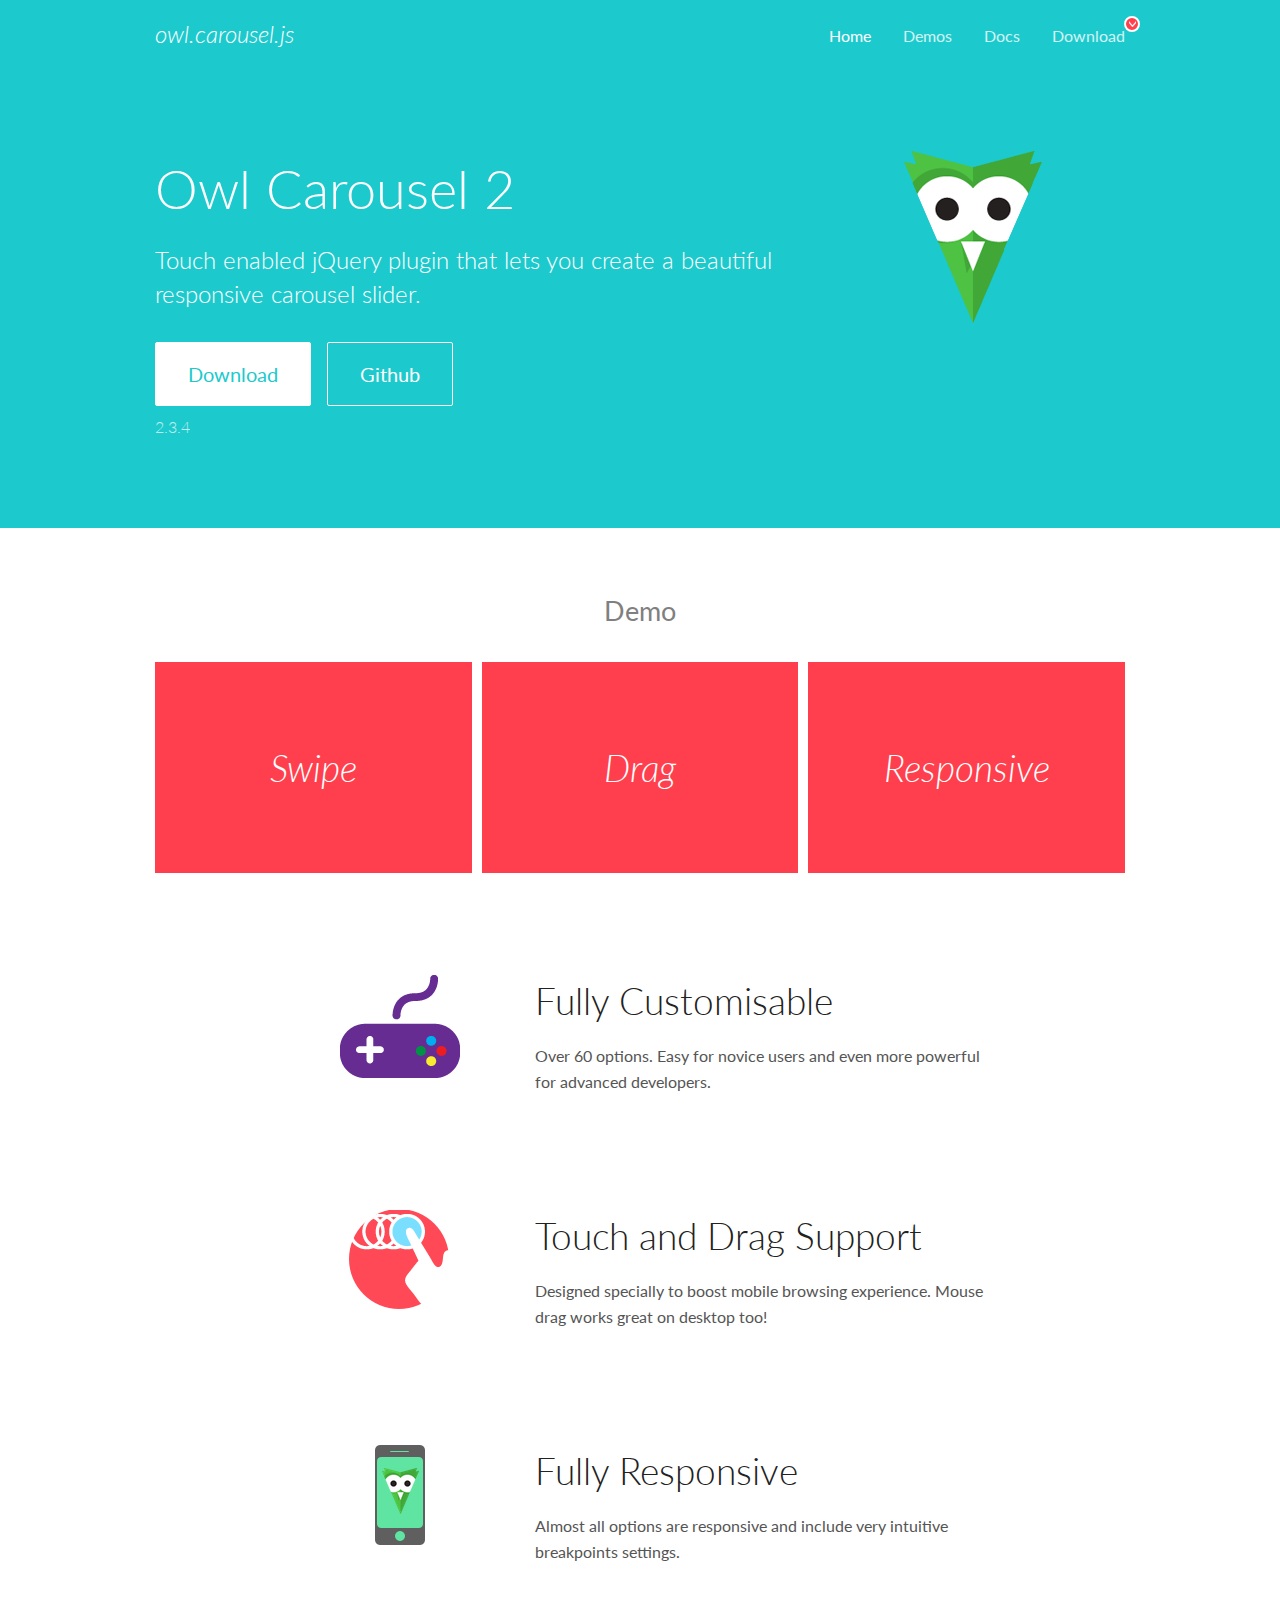
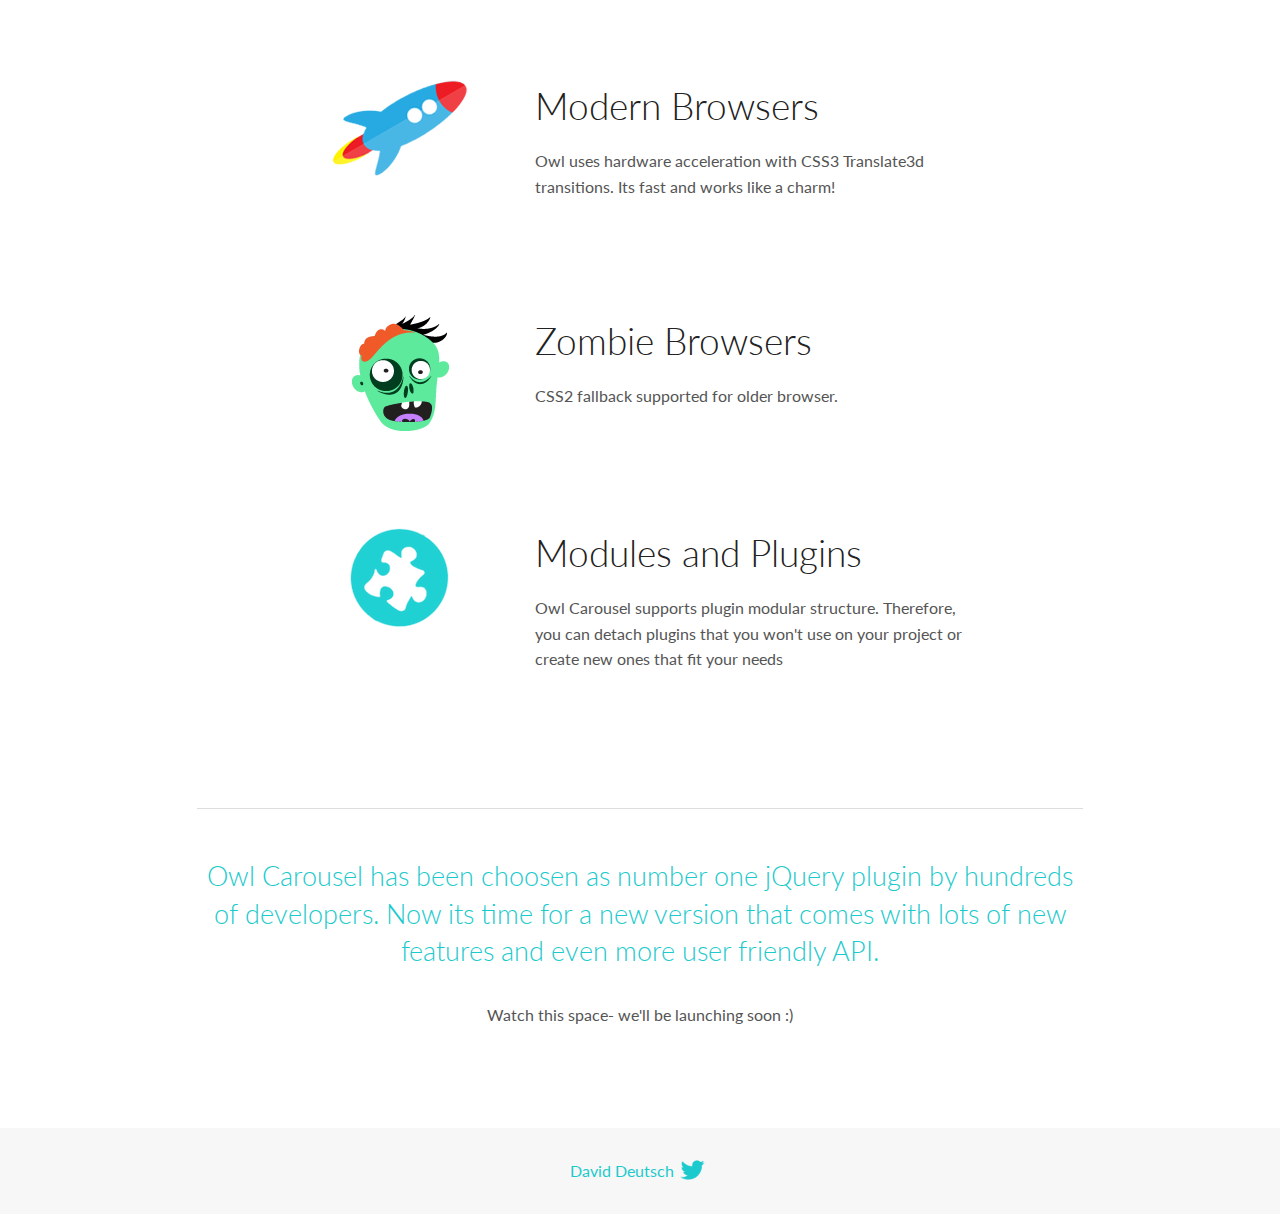
<file: tota e-commerce website/OwlCarousel2-2.3.4/docs/index.html>
<!DOCTYPE html>
<html lang="en">
  <head>

    <!-- head -->
    <meta charset="utf-8">
    <meta name="msapplication-tap-highlight" content="no" />
    <meta name="viewport" content="width=device-width, initial-scale=1.0" />
    <meta name="description" content="Touch enabled jQuery plugin that lets you create beautiful responsive carousel slider.">
    <meta name="author" content="David Deutsch">
    <title>
      Home | Owl Carousel | 2.3.4
    </title>

    <!-- Stylesheets -->
    <link href='https://fonts.googleapis.com/css?family=Lato:300,400,700,400italic,300italic' rel='stylesheet' type='text/css'>
    <link rel="stylesheet" href="assets/css/docs.theme.min.css">

    <!-- Owl Stylesheets -->
    <link rel="stylesheet" href="assets/owlcarousel/assets/owl.carousel.min.css">
    <link rel="stylesheet" href="assets/owlcarousel/assets/owl.theme.default.min.css">

    <!-- HTML5 shim and Respond.js IE8 support of HTML5 elements and media queries -->

    <!--[if lt IE 9]>
      <script src="https://oss.maxcdn.com/libs/html5shiv/3.7.0/html5shiv.js"></script>
      <script src="https://oss.maxcdn.com/libs/respond.js/1.3.0/respond.min.js"></script>
    <![endif]-->

    <!-- Favicons -->
    <link rel="apple-touch-icon-precomposed" sizes="144x144" href="assets/ico/apple-touch-icon-144-precomposed.png">
    <link rel="shortcut icon" href="assets/ico/favicon.png">
    <link rel="shortcut icon" href="favicon.ico">

    <!-- Yeah i know js should not be in header. Its required for demos.-->

    <!-- javascript -->
    <script src="assets/vendors/jquery.min.js"></script>
    <script src="assets/owlcarousel/owl.carousel.js"></script>
  </head>
  <body>

    <!-- header -->
    <header class="header">
      <div class="row">
        <div class="large-12 columns">
          <div class="brand left">
            <h3>
              <a href="/OwlCarousel2/">owl.carousel.js</a> 
            </h3>
          </div>
          <a id="toggle-nav" class="right">
            <span></span> <span></span> <span></span> 
          </a> 
          <div class="nav-bar">
            <ul class="clearfix">
              <li class="active">
                <a href="/OwlCarousel2/index.html">Home</a> 
              </li>
              <li> <a href="/OwlCarousel2/demos/demos.html">Demos</a>  </li>
              <li> <a href="/OwlCarousel2/docs/started-welcome.html">Docs</a>  </li>
              <li>
                <a href="https://github.com/OwlCarousel2/OwlCarousel2/archive/2.3.4.zip">Download</a> 
                <span class="download"></span> 
              </li>
            </ul>
          </div>
        </div>
      </div>
    </header>

    <!-- home panel -->
    <section id="hero">
      <div class="row">
        <div class="large-8 medium-8 columns">
          <h1>Owl Carousel 2</h1>
          <h4>Touch enabled jQuery plugin that lets you create a beautiful responsive carousel slider.</h4>
          <a href="https://github.com/OwlCarousel2/OwlCarousel2/archive/2.3.4.zip" class="hero-button">Download</a> 
          <a href="https://github.com/OwlCarousel2/OwlCarousel2" class="hero-button outline">Github</a> 
          <p>2.3.4</p>
        </div>
        <div class="large-4 medium-4 columns">
          <img class="owl-logo" src="assets/img/owl-logo.png" alt="mr. Owl">
        </div>
      </div>
    </section>

    <!-- body -->
    <div class="home-demo">
      <div class="row">
        <div class="large-12 columns">
          <h3>Demo</h3>
          <div class="owl-carousel">
            <div class="item">
              <h2>Swipe</h2>
            </div>
            <div class="item">
              <h2>Drag</h2>
            </div>
            <div class="item">
              <h2>Responsive</h2>
            </div>
            <div class="item">
              <h2>CSS3</h2>
            </div>
            <div class="item">
              <h2>Fast</h2>
            </div>
            <div class="item">
              <h2>Easy</h2>
            </div>
            <div class="item">
              <h2>Free</h2>
            </div>
            <div class="item">
              <h2>Upgradable</h2>
            </div>
            <div class="item">
              <h2>Tons of options</h2>
            </div>
            <div class="item">
              <h2>Infinity</h2>
            </div>
            <div class="item">
              <h2>Auto Width</h2>
            </div>
          </div>
        </div>
      </div>
    </div>
    <script>
      var owl = $('.owl-carousel');
      owl.owlCarousel({
        margin: 10,
        loop: true,
        responsive: {
          0: {
            items: 1
          },
          600: {
            items: 2
          },
          1000: {
            items: 3
          }
        }
      })
    </script>

    <!-- features -->
    <div id="features">
      <div class="row">
        <div class="small-12 medium-9 small-centered columns">
          <section class="row feature">
            <div class="medium-4 small-12 columns">
              <img src="assets/img/feature-options.png" alt="">
            </div>
            <div class="medium-8 small-12 columns">
              <h2>Fully Customisable</h2>
              <p>Over 60 options. Easy for novice users and even more powerful for advanced developers.</p>
            </div>
          </section>
          <section class="row feature">
            <div class="medium-4 small-12 columns">
              <img src="assets/img/feature-drag.png" alt="">
            </div>
            <div class="medium-8 small-12 columns">
              <h2>Touch and Drag Support</h2>
              <p>Designed specially to boost mobile browsing experience. Mouse drag works great on desktop too!</p>
            </div>
          </section>
          <section class="row feature">
            <div class="medium-4 small-12 columns">
              <img src="assets/img/feature-responsive.png" alt="">
            </div>
            <div class="medium-8 small-12 columns">
              <h2>Fully Responsive</h2>
              <p>Almost all options are responsive and include very intuitive breakpoints settings.</p>
            </div>
          </section>
          <section class="row feature">
            <div class="medium-4 small-12 columns">
              <img src="assets/img/feature-modern.png" alt="">
            </div>
            <div class="medium-8 small-12 columns">
              <h2>Modern Browsers</h2>
              <p>Owl uses hardware acceleration with CSS3 Translate3d transitions. Its fast and works like a charm! </p>
            </div>
          </section>
          <section class="row feature">
            <div class="medium-4 small-12 columns">
              <img src="assets/img/feature-zombie.png" alt="">
            </div>
            <div class="medium-8 small-12 columns">
              <h2>Zombie Browsers</h2>
              <p>CSS2 fallback supported for older browser.</p>
            </div>
          </section>
          <section class="row feature">
            <div class="medium-4 small-12 columns">
              <img src="assets/img/feature-module.png" alt="">
            </div>
            <div class="medium-8 small-12 columns">
              <h2>Modules and Plugins</h2>
              <p>Owl Carousel supports plugin modular structure. Therefore, you can detach plugins that you won&#x27;t use on your project or create new ones that fit your needs</p>
            </div>
          </section>
        </div>
      </div>
    </div>

    <!-- footer -->
    <section id="teaser-text">
      <div class="row">
        <div class="small-12 medium-11 small-centered columns">
          <hr>
          <h3 id="owl-carousel-has-been-choosen-as-number-one-jquery-plugin-by-hundreds-of-developers-now-its-time-for-a-new-version-that-comes-with-lots-of-new-features-and-even-more-user-friendly-api-">Owl Carousel has been choosen as number one jQuery plugin by hundreds of developers. Now its time for a new version that comes with lots of new features and even more user friendly API.</h3>
          <p>Watch this space- we&#39;ll be launching soon :)</p>
        </div>
      </div>
    </section>

    <!-- footer -->
    <footer class="footer">
      <div class="row">
        <div class="large-12 columns">
          <h5>
            <a href="/OwlCarousel2/docs/support-contact.html">David Deutsch</a> 
            <a id="custom-tweet-button" href="https://twitter.com/share?url=https://github.com/OwlCarousel2/OwlCarousel2&text=Owl Carousel - This is so awesome! " target="_blank"></a> 
          </h5>
        </div>
      </div>
    </footer>

    <!-- vendors -->
    <script src="assets/vendors/highlight.js"></script>
    <script src="assets/js/app.js"></script>
  </body>
</html>
</file>
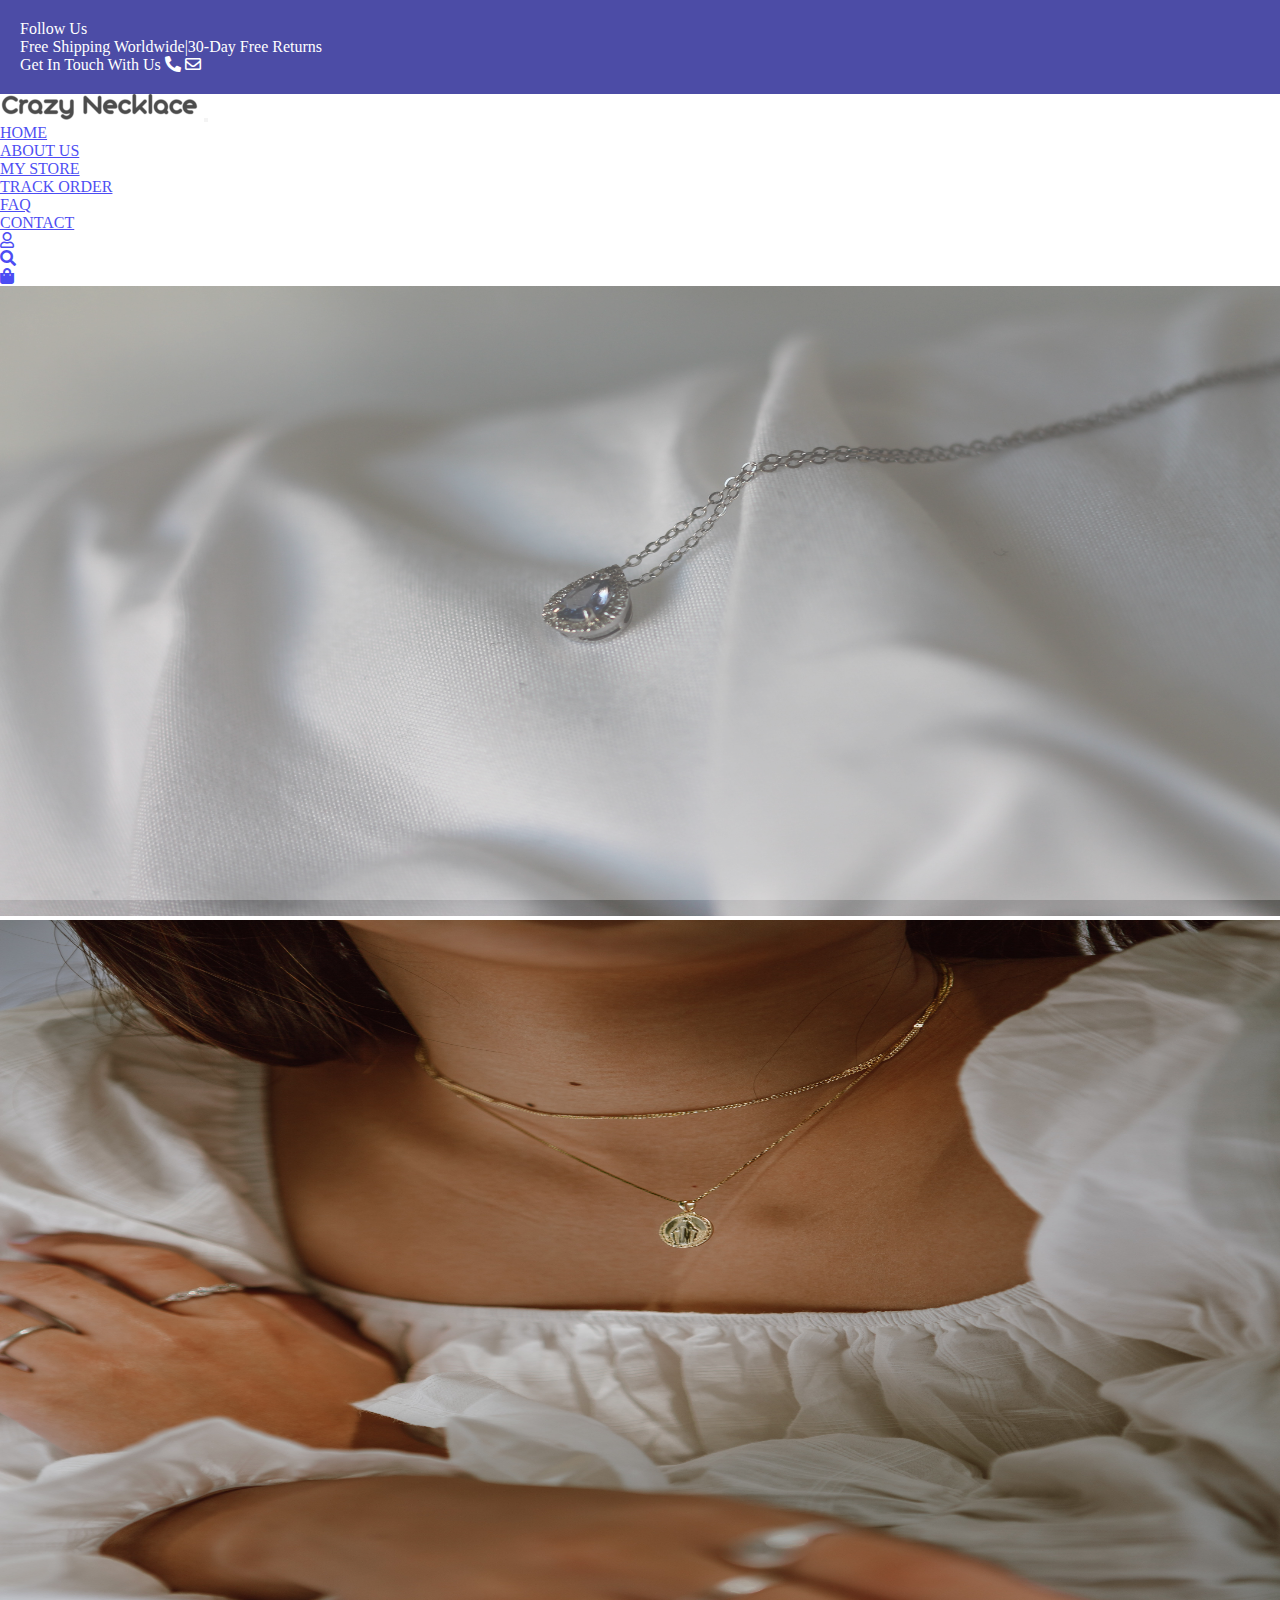
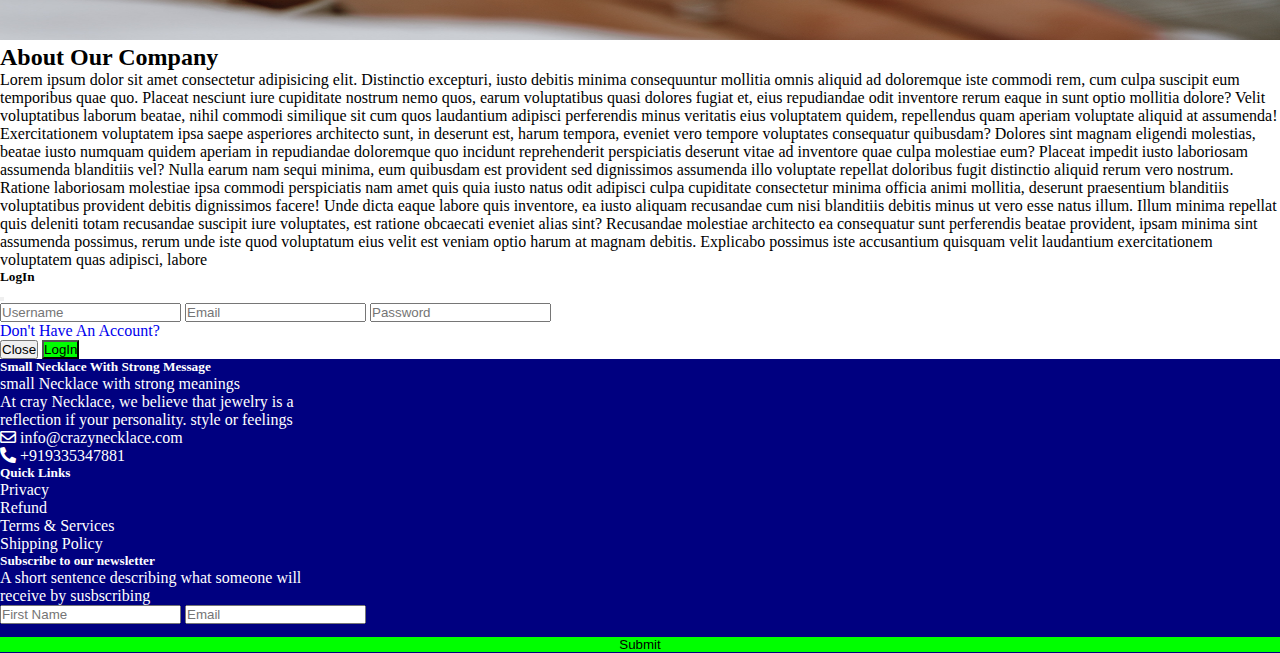
<file: crazy-necklace-design by pushkar/about.html>
<!doctype html>
<html lang="en">

<head>
    <!-- Required meta tags -->
    <meta charset="utf-8">
    <meta name="viewport" content="width=device-width, initial-scale=1">
    <link rel="stylesheet" href="https://cdnjs.cloudflare.com/ajax/libs/font-awesome/5.15.4/css/all.min.css">
    <link rel="stylesheet" href="style.css">

    <!-- Bootstrap CSS -->
    <link href="https://cdn.jsdelivr.net/npm/bootstrap@5.1.3/dist/css/bootstrap.min.css" rel="stylesheet"
        integrity="sha384-1BmE4kWBq78iYhFldvKuhfTAU6auU8tT94WrHftjDbrCEXSU1oBoqyl2QvZ6jIW3" crossorigin="anonymous">

    <!-- jqueries cdnj -->
    <script src="https://code.jquery.com/jquery-3.6.0.min.js"
        integrity="sha256-/xUj+3OJU5yExlq6GSYGSHk7tPXikynS7ogEvDej/m4=" crossorigin="anonymous"></script>

    <title>About Us</title>
    <link rel="icon" type="image/x-icon" href="assets/background/model.png">
</head>

<body>

    <!-- preloader -->

    <div id="preloader">
        <div id="status"></div>
    </div>

    <!-- top header -->

    <div class="container-fluid text-center" id="topheader">
        <div class="row">
            <div class="col-12 col-lg-4 col-md-4 col-sm-12">
                <span class="span-1">Follow Us</span>
            </div>
            <div class="col-12 col-lg-4 col-md-4 col-sm-12">
                <span class="span-2">Free Shipping Worldwide|30-Day Free Returns</span>
            </div>
            <div class="col-12 col-lg-4 col-md-4 col-sm-12">
                <span class="span-3">Get In Touch With Us <i class="fas fa-phone-alt"></i> <i
                        class="far fa-envelope"></i></span>
            </div>
        </div>
    </div>

    <!-- header -->

    <nav class="navbar navbar-expand-lg navbar-light bg-light">
        <div class="container">
            <a href="index.html" class="navbar-brand"><img src="assets/background/headerlogo.png" alt=""></a>
            <button class="navbar-toggler" data-bs-toggle="collapse" data-bs-target="#touch">
                <span class="navbar-toggler-icon"></span>
            </button>
            <div class="collapse navbar-collapse" id="touch">
                <ul class="navbar-nav ms-auto">
                    <li class="nav-item"><a href="index.html" class="nav-link">HOME</a></li>
                    <li class="nav-item"><a href="about.html" class="nav-link">ABOUT US</a></li>
                    <li class="nav-item"><a href="store.html" class="nav-link">MY STORE</a></li>
                    <li class="nav-item"><a href="#" class="nav-link">TRACK ORDER</a></li>
                    <li class="nav-item"><a href="#" class="nav-link">FAQ</a></li>
                    <li class="nav-item"><a href="contact.html" class="nav-link">CONTACT</a></li>
                </ul>
                <ul class="navbar-nav ms-auto">
                    <li class="nav-item"><a href="#" class="nav-link" data-bs-toggle="modal" data-bs-target="#modal"><i
                                class="far fa-user"></i></a></li>
                    <li class="nav-item"><a href="#" class="nav-link"><i class="fas fa-search"></i></a></li>
                    <li class="nav-item"><a href="#" class="nav-link"><i class="fas fa-shopping-bag"></i></a></li>
                </ul>
            </div>
        </div>

    </nav>

    <!-- banner -->

    <div class="container-fluid">
        <img src="assets/background/2.jpg" alt="" width="100%" style="height: 70vh;">
    </div>

    <!-- about content -->

    <div class="container">
        <div class="row mt-5">
            <div class="col-12 col-lg-6 col-md-6 col-sm-12">
                <img src="assets/background/3.jpg" alt="" style="width: 100%; height: 80vh;">
            </div>
            <div class="col-12 col-lg-6 col-md-6 col-sm-12">
                <h2>About Our Company</h2>
                <p>Lorem ipsum dolor sit amet consectetur adipisicing elit. Distinctio excepturi, iusto debitis minima
                    consequuntur mollitia omnis aliquid ad doloremque iste commodi rem, cum culpa suscipit eum
                    temporibus quae quo. Placeat nesciunt iure cupiditate nostrum nemo quos, earum voluptatibus quasi
                    dolores fugiat et, eius repudiandae odit inventore rerum eaque in sunt optio mollitia dolore? Velit
                    voluptatibus laborum beatae, nihil commodi similique sit cum quos laudantium adipisci perferendis
                    minus veritatis eius voluptatem quidem, repellendus quam aperiam voluptate aliquid at assumenda!
                    Exercitationem voluptatem ipsa saepe asperiores architecto sunt, in deserunt est, harum tempora,
                    eveniet vero tempore voluptates consequatur quibusdam? Dolores sint magnam eligendi molestias,
                    beatae iusto numquam quidem aperiam in repudiandae doloremque quo incidunt reprehenderit
                    perspiciatis deserunt vitae ad inventore quae culpa molestiae eum? Placeat impedit iusto laboriosam
                    assumenda blanditiis vel? Nulla earum nam sequi minima, eum quibusdam est provident sed dignissimos
                    assumenda illo voluptate repellat doloribus fugit distinctio aliquid rerum vero nostrum. Ratione
                    laboriosam molestiae ipsa commodi perspiciatis nam amet quis quia iusto natus odit adipisci culpa
                    cupiditate consectetur minima officia animi mollitia, deserunt praesentium blanditiis voluptatibus
                    provident debitis dignissimos facere! Unde dicta eaque labore quis inventore, ea iusto aliquam
                    recusandae cum nisi blanditiis debitis minus ut vero esse natus illum. Illum minima repellat quis
                    deleniti totam recusandae suscipit iure voluptates, est ratione obcaecati eveniet alias sint?
                    Recusandae molestiae architecto ea consequatur sunt perferendis beatae provident, ipsam minima sint
                    assumenda possimus, rerum unde iste quod voluptatum eius velit est veniam optio harum at magnam
                    debitis. Explicabo possimus iste accusantium quisquam velit laudantium exercitationem voluptatem
                    quas adipisci, labore
                </p>
            </div>
        </div>
    </div>

    <!-- modal for login -->

    <div class="modal fade" id="modal">
        <div class="modal-dialog">
            <div class="modal-content">
                <div class="modal-header">
                    <h5>LogIn</h5>
                    <button class="btn-close" data-bs-dismiss="modal"></button>
                </div>
                <div class="modal-body">
                    <input type="text" placeholder="Username" class="form-control">
                    <input type="email" name="" id="" placeholder="Email" class="form-control mt-3">
                    <input type="password" placeholder="Password" class="form-control mt-3">
                    <p class="mt-3"><a href="signup.html" style="text-decoration: none;">Don't Have An Account?</a></p>
                </div>
                <div class="modal-footer">
                    <button class="btn btn-secondary" data-bs-dismiss="modal">Close</button>
                    <button class="btn" type="submit" style="background-color: #00ff00;">LogIn</button>
                </div>
            </div>
        </div>

    </div>

    <!-- footer -->

    <div class="container-fluid mt-5" style="background-color: #000080; color: white;">
        <div class="container pb-5">
            <div class="row text-center">
                <div class="col-12 col-lg-4 col-md-4 col-sm-12">
                    <h5 class="mt-5">Small Necklace With Strong Message</h5>
                    <p>small Necklace with strong meanings</p>
                    <p>At cray Necklace, we believe that jewelry is a <br>reflection if your personality. style or
                        feelings</p>
                    <p><i class="far fa-envelope"></i> info@crazynecklace.com</p>
                    <p><i class="fas fa-phone-alt"></i> +919335347881</p>
                </div>
                <div class="col-12 col-lg-4 col-md-4 col-sm-12">
                    <h5 class="mt-5">Quick Links</h5>
                    <p>Privacy</p>
                    <p>Refund</p>
                    <p>Terms & Services</p>
                    <p>Shipping Policy</p>
                </div>
                <div class="col-12 col-lg-4 col-md-4 col-sm-12">
                    <h5 class="mt-5">Subscribe to our newsletter</h5>
                    <p>A short sentence describing what someone will <br>receive by susbscribing</p>
                    <input type="text" class="form-control" placeholder="First Name">
                    <input type="email" class="form-control mt-2" placeholder="Email">
                    <input type="submit" name="" id="button" placeholder="SUBMIT">
                </div>
            </div>

        </div>
    </div>

    <!-- Optional JavaScript; choose one of the two! -->

    <!-- Option 1: Bootstrap Bundle with Popper -->
    <script src="https://cdn.jsdelivr.net/npm/bootstrap@5.1.3/dist/js/bootstrap.bundle.min.js"
        integrity="sha384-ka7Sk0Gln4gmtz2MlQnikT1wXgYsOg+OMhuP+IlRH9sENBO0LRn5q+8nbTov4+1p"
        crossorigin="anonymous"></script>

    <!-- preloader script -->

    <script>
        $(window).on('load', function () { // makes sure the whole site is loaded 
            $('#status').fadeOut(); // will first fade out the loading animation 
            $('#preloader').delay(350).fadeOut('slow'); // will fade out the white DIV that covers the website. 
            $('body').delay(350).css({ 'overflow': 'visible' });
        })
    </script>

    <!-- Option 2: Separate Popper and Bootstrap JS -->
    <!--
    <script src="https://cdn.jsdelivr.net/npm/@popperjs/core@2.10.2/dist/umd/popper.min.js" integrity="sha384-7+zCNj/IqJ95wo16oMtfsKbZ9ccEh31eOz1HGyDuCQ6wgnyJNSYdrPa03rtR1zdB" crossorigin="anonymous"></script>
    <script src="https://cdn.jsdelivr.net/npm/bootstrap@5.1.3/dist/js/bootstrap.min.js" integrity="sha384-QJHtvGhmr9XOIpI6YVutG+2QOK9T+ZnN4kzFN1RtK3zEFEIsxhlmWl5/YESvpZ13" crossorigin="anonymous"></script>
    -->
</body>

</html>
</file>
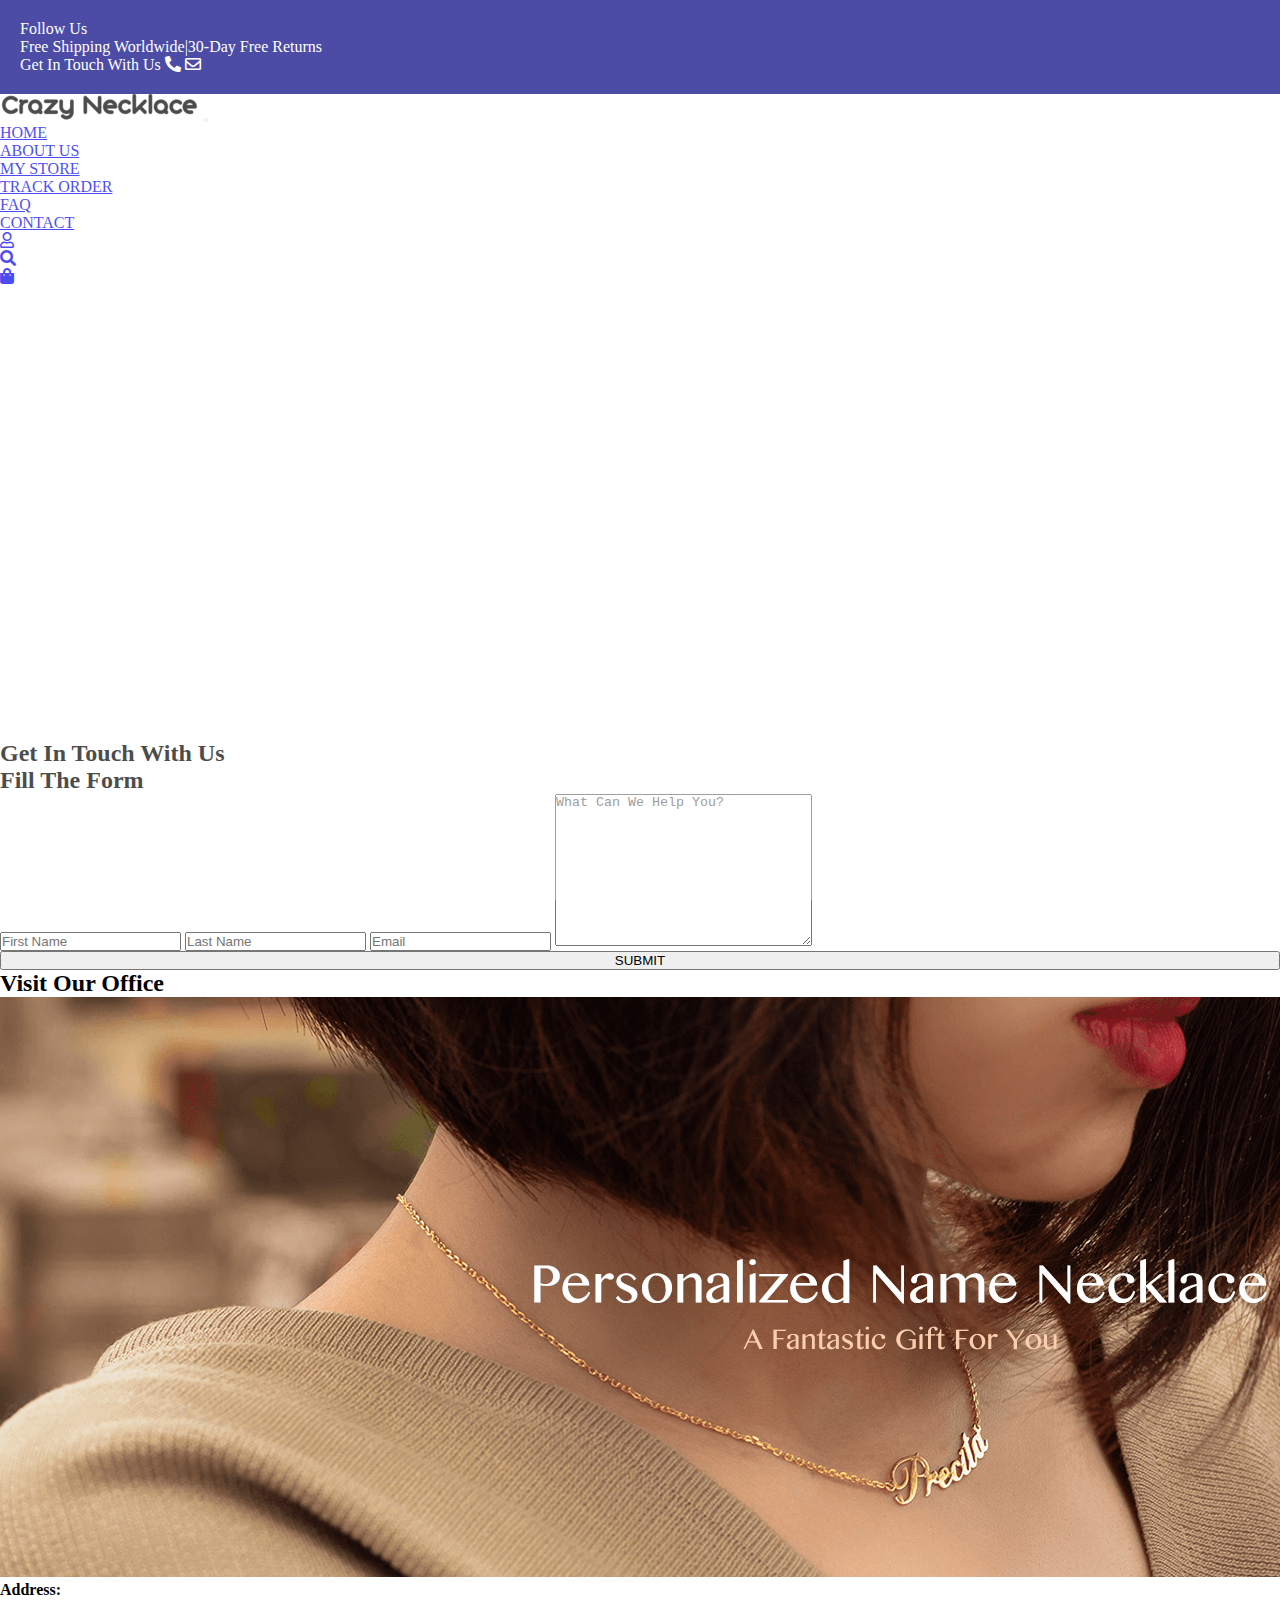
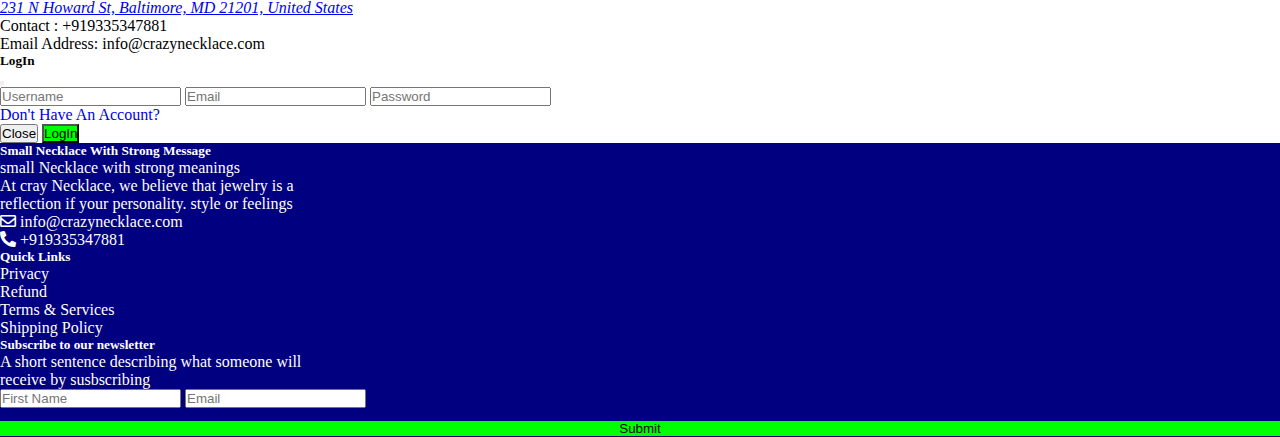
<file: crazy-necklace-design by pushkar/contact.html>
<!doctype html>
<html lang="en">

<head>
    <!-- Required meta tags -->
    <meta charset="utf-8">
    <meta name="viewport" content="width=device-width, initial-scale=1">
    <link rel="stylesheet" href="https://cdnjs.cloudflare.com/ajax/libs/font-awesome/5.15.4/css/all.min.css">
    <link rel="stylesheet" href="style.css">

    <!-- Bootstrap CSS -->
    <link href="https://cdn.jsdelivr.net/npm/bootstrap@5.1.3/dist/css/bootstrap.min.css" rel="stylesheet"
        integrity="sha384-1BmE4kWBq78iYhFldvKuhfTAU6auU8tT94WrHftjDbrCEXSU1oBoqyl2QvZ6jIW3" crossorigin="anonymous">

    <!-- jqueries cdnj -->
    <script src="https://code.jquery.com/jquery-3.6.0.min.js"
        integrity="sha256-/xUj+3OJU5yExlq6GSYGSHk7tPXikynS7ogEvDej/m4=" crossorigin="anonymous"></script>

    <title>Contact</title>
    <link rel="icon" type="image/x-icon" href="assets/background/model.png">
</head>

<body>

    <!-- preloader -->

    <div id="preloader">
        <div id="status"></div>
    </div>

    <!-- top header -->

    <div class="container-fluid text-center" id="topheader">
        <div class="row">
            <div class="col-12 col-lg-4 col-md-4 col-sm-12">
                <span class="span-1">Follow Us</span>
            </div>
            <div class="col-12 col-lg-4 col-md-4 col-sm-12">
                <span class="span-2">Free Shipping Worldwide|30-Day Free Returns</span>
            </div>
            <div class="col-12 col-lg-4 col-md-4 col-sm-12">
                <span class="span-3">Get In Touch With Us <i class="fas fa-phone-alt"></i> <i
                        class="far fa-envelope"></i></span>
            </div>
        </div>
    </div>

    <!-- header -->

    <nav class="navbar navbar-expand-lg navbar-light bg-light">
        <div class="container">
            <a href="index.html" class="navbar-brand"><img src="assets/background/headerlogo.png" alt=""></a>
            <button class="navbar-toggler" data-bs-toggle="collapse" data-bs-target="#touch">
                <span class="navbar-toggler-icon"></span>
            </button>
            <div class="collapse navbar-collapse" id="touch">
                <ul class="navbar-nav ms-auto">
                    <li class="nav-item"><a href="index.html" class="nav-link">HOME</a></li>
                    <li class="nav-item"><a href="about.html" class="nav-link">ABOUT US</a></li>
                    <li class="nav-item"><a href="store.html" class="nav-link">MY STORE</a></li>
                    <li class="nav-item"><a href="#" class="nav-link">TRACK ORDER</a></li>
                    <li class="nav-item"><a href="#" class="nav-link">FAQ</a></li>
                    <li class="nav-item"><a href="contact.html" class="nav-link">CONTACT</a></li>
                </ul>
                <ul class="navbar-nav ms-auto">
                    <li class="nav-item"><a href="#" class="nav-link" data-bs-toggle="modal" data-bs-target="#modal"><i
                                class="far fa-user"></i></a></li>
                    <li class="nav-item"><a href="#" class="nav-link"><i class="fas fa-search"></i></a></li>
                    <li class="nav-item"><a href="#" class="nav-link"><i class="fas fa-shopping-bag"></i></a></li>
                </ul>
            </div>
        </div>

    </nav>

    <!-- map section -->

    <div class="container-fluid">
        <div class="map">
            <iframe
                src="https://www.google.com/maps/embed?pb=!1m14!1m8!1m3!1d50590601.18530023!2d-76.61939500000001!3d39.292667!3m2!1i1024!2i768!4f13.1!3m3!1m2!1s0x0%3A0xb8127b449bde51f7!2sCrazy%20Jewelry%20by%20Gold%20Fever!5e0!3m2!1sen!2sin!4v1644564253852!5m2!1sen!2sin"
                width="100%" height="450" style="border:0;" allowfullscreen="" loading="lazy"></iframe>
        </div>
    </div>

    <!-- get in touch -->

    <div class="container pb-5">
        <h2 class="text-center mt-5">Get In Touch With Us</h2>
        <div class="row">
            <div class="col-12 col-lg-6 col-md-6 col-sm-12">
                <h2 class="text-center mt-5">Fill The Form</h2>
                <input type="text" class="form-control mt-3" placeholder="First Name">
                <input type="text" class="form-control mt-3" placeholder="Last Name">
                <input type="text" class="form-control mt-3" placeholder="Email">
                <textarea name="" id="" cols="30" rows="10" placeholder="What Can We Help You?"
                    class="form-control mt-3"></textarea>
                <button class="btn btn-success mt-3" style="width: 100%;">SUBMIT</button>
            </div>
            <div class="col-12 col-lg-6 col-md-6 col-sm-12">
                <h2 class="text-center mt-5">Visit Our Office</h2>
                <img src="assets/background/banner image.png" alt="" class="img-fluid mt-2">
                <p class="mt-3"><b>Address:</b></p>
                <address><a href="#">231 N Howard St, Baltimore, MD 21201, United States</a></address>
                <p>Contact : +919335347881</p>
                <p>Email Address: info@crazynecklace.com</p>
            </div>
        </div>
    </div>

    <!-- modal for login -->

    <div class="modal fade" id="modal">
        <div class="modal-dialog">
            <div class="modal-content">
                <div class="modal-header">
                    <h5>LogIn</h5>
                    <button class="btn-close" data-bs-dismiss="modal"></button>
                </div>
                <div class="modal-body">
                    <input type="text" placeholder="Username" class="form-control">
                    <input type="email" name="" id="" placeholder="Email" class="form-control mt-3">
                    <input type="password" placeholder="Password" class="form-control mt-3">
                    <p class="mt-3"><a href="signup.html" style="text-decoration: none;">Don't Have An Account?</a></p>
                </div>
                <div class="modal-footer">
                    <button class="btn btn-secondary" data-bs-dismiss="modal">Close</button>
                    <button class="btn" type="submit" style="background-color: #00ff00;">LogIn</button>
                </div>
            </div>
        </div>

    </div>

    <!-- footer -->

    <div class="container-fluid mt-5" style="background-color: #000080; color: white;">
        <div class="container pb-5">
            <div class="row text-center">
                <div class="col-12 col-lg-4 col-md-4 col-sm-12">
                    <h5 class="mt-5">Small Necklace With Strong Message</h5>
                    <p>small Necklace with strong meanings</p>
                    <p>At cray Necklace, we believe that jewelry is a <br>reflection if your personality. style or
                        feelings</p>
                    <p><i class="far fa-envelope"></i> info@crazynecklace.com</p>
                    <p><i class="fas fa-phone-alt"></i> +919335347881</p>
                </div>
                <div class="col-12 col-lg-4 col-md-4 col-sm-12">
                    <h5 class="mt-5">Quick Links</h5>
                    <p>Privacy</p>
                    <p>Refund</p>
                    <p>Terms & Services</p>
                    <p>Shipping Policy</p>
                </div>
                <div class="col-12 col-lg-4 col-md-4 col-sm-12">
                    <h5 class="mt-5">Subscribe to our newsletter</h5>
                    <p>A short sentence describing what someone will <br>receive by susbscribing</p>
                    <input type="text" class="form-control" placeholder="First Name">
                    <input type="email" class="form-control mt-2" placeholder="Email">
                    <input type="submit" name="" id="button" placeholder="SUBMIT">
                </div>
            </div>

        </div>
    </div>




    <!-- Optional JavaScript; choose one of the two! -->

    <!-- Option 1: Bootstrap Bundle with Popper -->
    <script src="https://cdn.jsdelivr.net/npm/bootstrap@5.1.3/dist/js/bootstrap.bundle.min.js"
        integrity="sha384-ka7Sk0Gln4gmtz2MlQnikT1wXgYsOg+OMhuP+IlRH9sENBO0LRn5q+8nbTov4+1p"
        crossorigin="anonymous"></script>

    <!-- preloader script -->

    <script>
        $(window).on('load', function () { // makes sure the whole site is loaded 
            $('#status').fadeOut(); // will first fade out the loading animation 
            $('#preloader').delay(350).fadeOut('slow'); // will fade out the white DIV that covers the website. 
            $('body').delay(350).css({ 'overflow': 'visible' });
        })
    </script>

    <!-- Option 2: Separate Popper and Bootstrap JS -->
    <!--
    <script src="https://cdn.jsdelivr.net/npm/@popperjs/core@2.10.2/dist/umd/popper.min.js" integrity="sha384-7+zCNj/IqJ95wo16oMtfsKbZ9ccEh31eOz1HGyDuCQ6wgnyJNSYdrPa03rtR1zdB" crossorigin="anonymous"></script>
    <script src="https://cdn.jsdelivr.net/npm/bootstrap@5.1.3/dist/js/bootstrap.min.js" integrity="sha384-QJHtvGhmr9XOIpI6YVutG+2QOK9T+ZnN4kzFN1RtK3zEFEIsxhlmWl5/YESvpZ13" crossorigin="anonymous"></script>
    -->
</body>

</html>
</file>
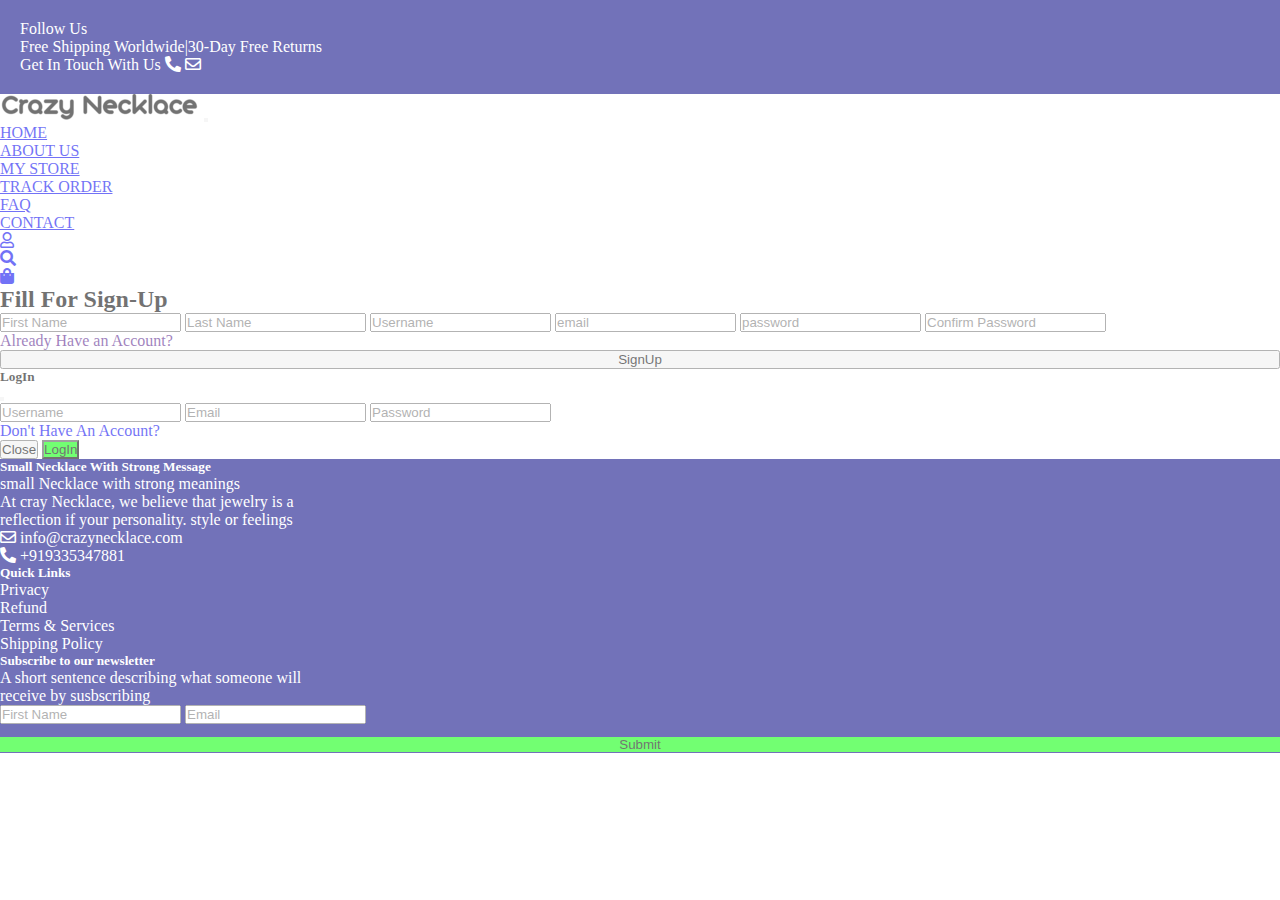
<file: crazy-necklace-design by pushkar/signup.html>
<!doctype html>
<html lang="en">

<head>
    <!-- Required meta tags -->
    <meta charset="utf-8">
    <meta name="viewport" content="width=device-width, initial-scale=1">
    <link rel="stylesheet" href="https://cdnjs.cloudflare.com/ajax/libs/font-awesome/5.15.4/css/all.min.css">
    <link rel="stylesheet" href="style.css">

    <!-- Bootstrap CSS -->
    <link href="https://cdn.jsdelivr.net/npm/bootstrap@5.1.3/dist/css/bootstrap.min.css" rel="stylesheet"
        integrity="sha384-1BmE4kWBq78iYhFldvKuhfTAU6auU8tT94WrHftjDbrCEXSU1oBoqyl2QvZ6jIW3" crossorigin="anonymous">


    <!-- jqueries cdnj -->
    <script src="https://code.jquery.com/jquery-3.6.0.min.js"
        integrity="sha256-/xUj+3OJU5yExlq6GSYGSHk7tPXikynS7ogEvDej/m4=" crossorigin="anonymous"></script>

    <title>Sign Up</title>
    <link rel="icon" type="image/x-icon" href="assets/background/model.png">
</head>

<body>

    <!-- preloader -->

    <div id="preloader">
        <div id="status"></div>
    </div>

    <!-- top header -->

    <div class="container-fluid text-center" id="topheader">
        <div class="row">
            <div class="col-12 col-lg-4 col-md-4 col-sm-12">
                <span class="span-1">Follow Us</span>
            </div>
            <div class="col-12 col-lg-4 col-md-4 col-sm-12">
                <span class="span-2">Free Shipping Worldwide|30-Day Free Returns</span>
            </div>
            <div class="col-12 col-lg-4 col-md-4 col-sm-12">
                <span class="span-3">Get In Touch With Us <i class="fas fa-phone-alt"></i> <i
                        class="far fa-envelope"></i></span>
            </div>
        </div>
    </div>

    <!-- header -->

    <nav class="navbar navbar-expand-lg navbar-light bg-light">
        <div class="container">
            <a href="index.html" class="navbar-brand"><img src="assets/background/headerlogo.png" alt=""></a>
            <button class="navbar-toggler" data-bs-toggle="collapse" data-bs-target="#touch">
                <span class="navbar-toggler-icon"></span>
            </button>
            <div class="collapse navbar-collapse" id="touch">
                <ul class="navbar-nav ms-auto">
                    <li class="nav-item"><a href="index.html" class="nav-link">HOME</a></li>
                    <li class="nav-item"><a href="about.html" class="nav-link">ABOUT US</a></li>
                    <li class="nav-item"><a href="store.html" class="nav-link">MY STORE</a></li>
                    <li class="nav-item"><a href="#" class="nav-link">TRACK ORDER</a></li>
                    <li class="nav-item"><a href="#" class="nav-link">FAQ</a></li>
                    <li class="nav-item"><a href="contact.html" class="nav-link">CONTACT</a></li>
                </ul>
                <ul class="navbar-nav ms-auto">
                    <li class="nav-item"><a href="#" class="nav-link" data-bs-toggle="modal" data-bs-target="#modal"><i
                                class="far fa-user"></i></a></li>
                    <li class="nav-item"><a href="#" class="nav-link"><i class="fas fa-search"></i></a></li>
                    <li class="nav-item"><a href="#" class="nav-link"><i class="fas fa-shopping-bag"></i></a></li>
                </ul>
            </div>
        </div>

    </nav>

    <!-- signup -->

    <div class="container mt-5">
        <h2 class="text-center">Fill For Sign-Up</h2>
        <input type="text" name="" id="" class="form-control mt-5" placeholder="First Name">
        <input type="text" name="" id="" class="form-control mt-3" placeholder="Last Name">
        <input type="text" name="" id="" class="form-control mt-3" placeholder="Username">
        <input type="email" name="" id="" class="form-control mt-3" placeholder="email">
        <input type="password" name="" id="" class="form-control mt-3" placeholder="password">
        <input type="password" name="" id="" class="form-control mt-3" placeholder="Confirm Password">
        <p class="mt-3"><a href="" style="text-decoration: none;" data-bs-toggle="modal" data-bs-target="#modal">Already
                Have an Account?</a></p>
        <button class="btn btn-outline-success mt-3" style="width: 100%;">SignUp</button>

    </div>

    <!-- modal for login -->

    <div class="modal fade" id="modal">
        <div class="modal-dialog">
            <div class="modal-content">
                <div class="modal-header">
                    <h5>LogIn</h5>
                    <button class="btn-close" data-bs-dismiss="modal"></button>
                </div>
                <div class="modal-body">
                    <input type="text" placeholder="Username" class="form-control">
                    <input type="email" name="" id="" placeholder="Email" class="form-control mt-3">
                    <input type="password" placeholder="Password" class="form-control mt-3">
                    <p class="mt-3"><a href="signup.html" style="text-decoration: none;">Don't Have An Account?</a></p>
                </div>
                <div class="modal-footer">
                    <button class="btn btn-secondary" data-bs-dismiss="modal">Close</button>
                    <button class="btn" type="submit" style="background-color: #00ff00;">LogIn</button>
                </div>
            </div>
        </div>

    </div>

    <!-- footer -->

    <div class="container-fluid mt-5" style="background-color: #000080; color: white;">
        <div class="container pb-5">
            <div class="row text-center">
                <div class="col-12 col-lg-4 col-md-4 col-sm-12">
                    <h5 class="mt-5">Small Necklace With Strong Message</h5>
                    <p>small Necklace with strong meanings</p>
                    <p>At cray Necklace, we believe that jewelry is a <br>reflection if your personality. style or
                        feelings</p>
                    <p><i class="far fa-envelope"></i> info@crazynecklace.com</p>
                    <p><i class="fas fa-phone-alt"></i> +919335347881</p>
                </div>
                <div class="col-12 col-lg-4 col-md-4 col-sm-12">
                    <h5 class="mt-5">Quick Links</h5>
                    <p>Privacy</p>
                    <p>Refund</p>
                    <p>Terms & Services</p>
                    <p>Shipping Policy</p>
                </div>
                <div class="col-12 col-lg-4 col-md-4 col-sm-12">
                    <h5 class="mt-5">Subscribe to our newsletter</h5>
                    <p>A short sentence describing what someone will <br>receive by susbscribing</p>
                    <input type="text" class="form-control" placeholder="First Name">
                    <input type="email" class="form-control mt-2" placeholder="Email">
                    <input type="submit" name="" id="button" placeholder="SUBMIT">
                </div>
            </div>

        </div>
    </div>

    <!-- Optional JavaScript; choose one of the two! -->

    <!-- Option 1: Bootstrap Bundle with Popper -->
    <script src="https://cdn.jsdelivr.net/npm/bootstrap@5.1.3/dist/js/bootstrap.bundle.min.js"
        integrity="sha384-ka7Sk0Gln4gmtz2MlQnikT1wXgYsOg+OMhuP+IlRH9sENBO0LRn5q+8nbTov4+1p"
        crossorigin="anonymous"></script>

    <!-- preloader script -->

    <script>
        $(window).on('load', function () { // makes sure the whole site is loaded 
            $('#status').fadeOut(); // will first fade out the loading animation 
            $('#preloader').delay(350).fadeOut('slow'); // will fade out the white DIV that covers the website. 
            $('body').delay(350).css({ 'overflow': 'visible' });
        })
    </script>

    <!-- Option 2: Separate Popper and Bootstrap JS -->
    <!--
    <script src="https://cdn.jsdelivr.net/npm/@popperjs/core@2.10.2/dist/umd/popper.min.js" integrity="sha384-7+zCNj/IqJ95wo16oMtfsKbZ9ccEh31eOz1HGyDuCQ6wgnyJNSYdrPa03rtR1zdB" crossorigin="anonymous"></script>
    <script src="https://cdn.jsdelivr.net/npm/bootstrap@5.1.3/dist/js/bootstrap.min.js" integrity="sha384-QJHtvGhmr9XOIpI6YVutG+2QOK9T+ZnN4kzFN1RtK3zEFEIsxhlmWl5/YESvpZ13" crossorigin="anonymous"></script>
    -->
</body>

</html>
</file>
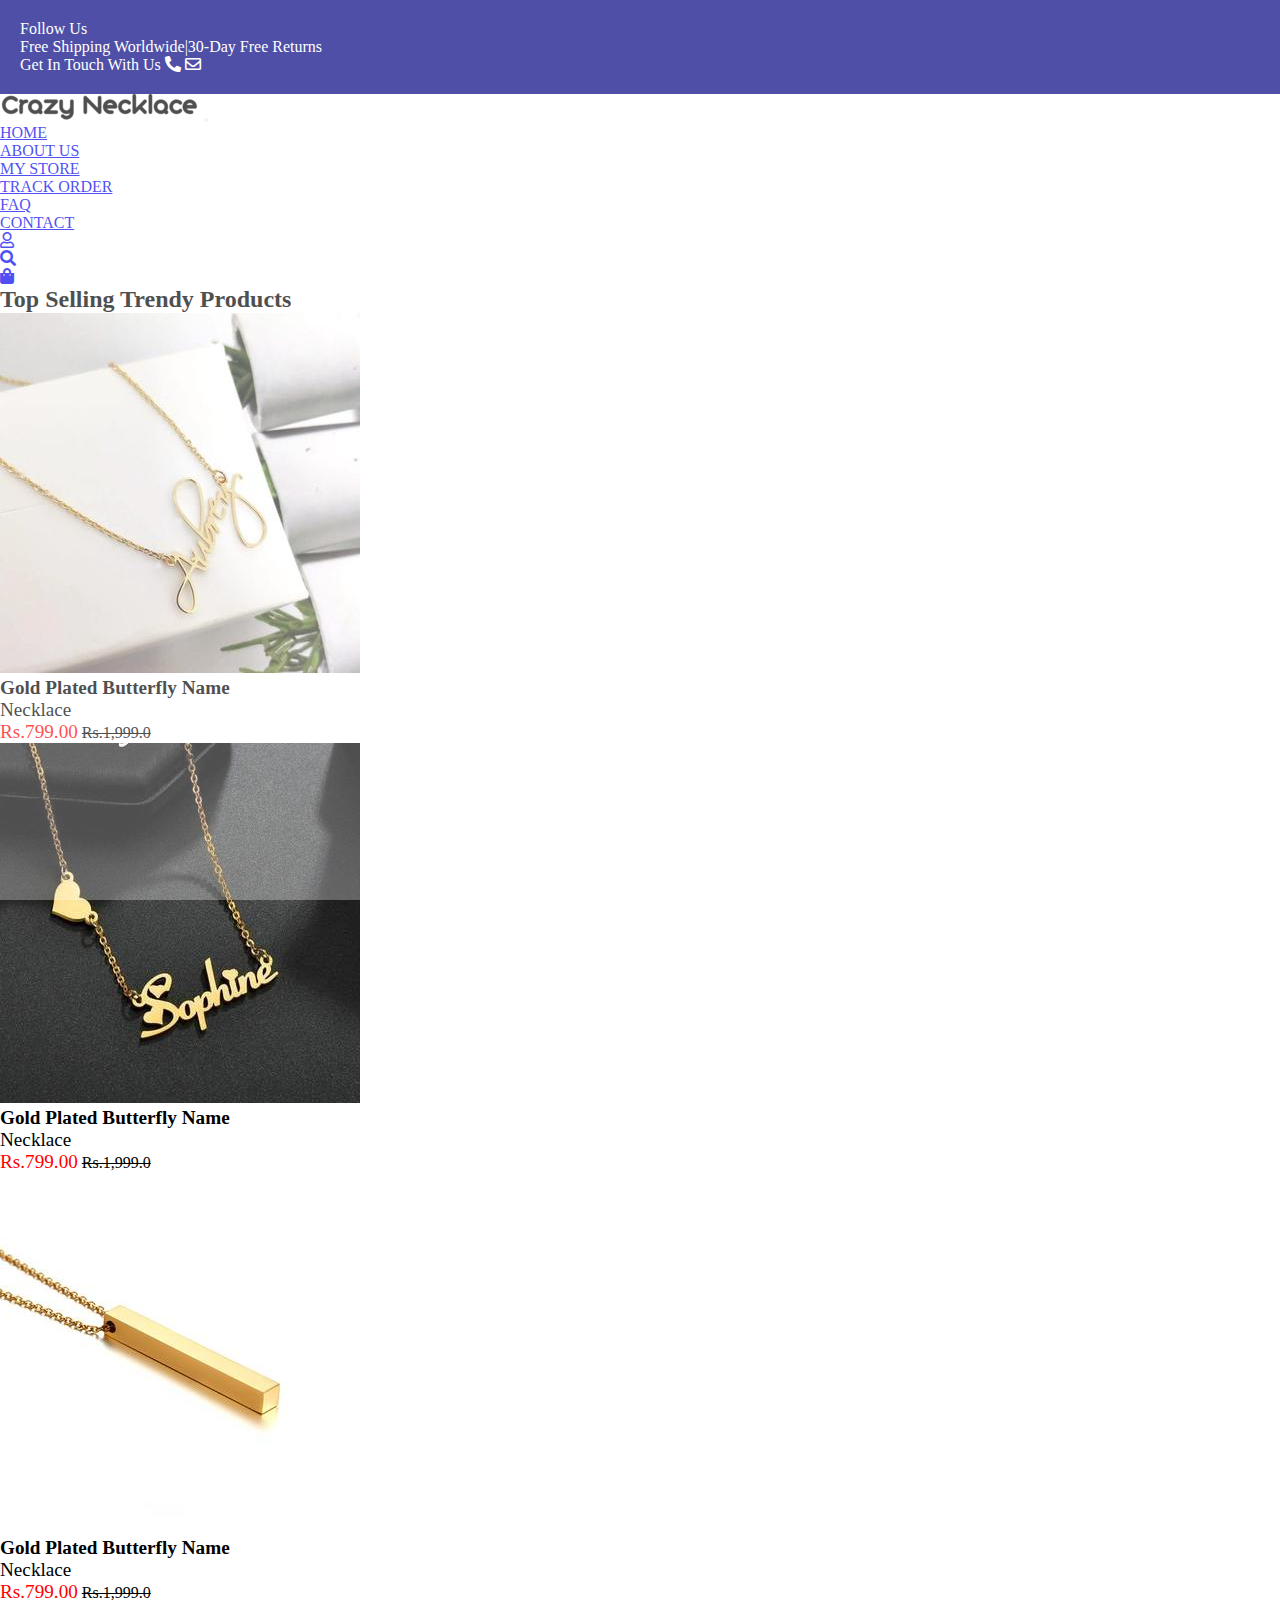
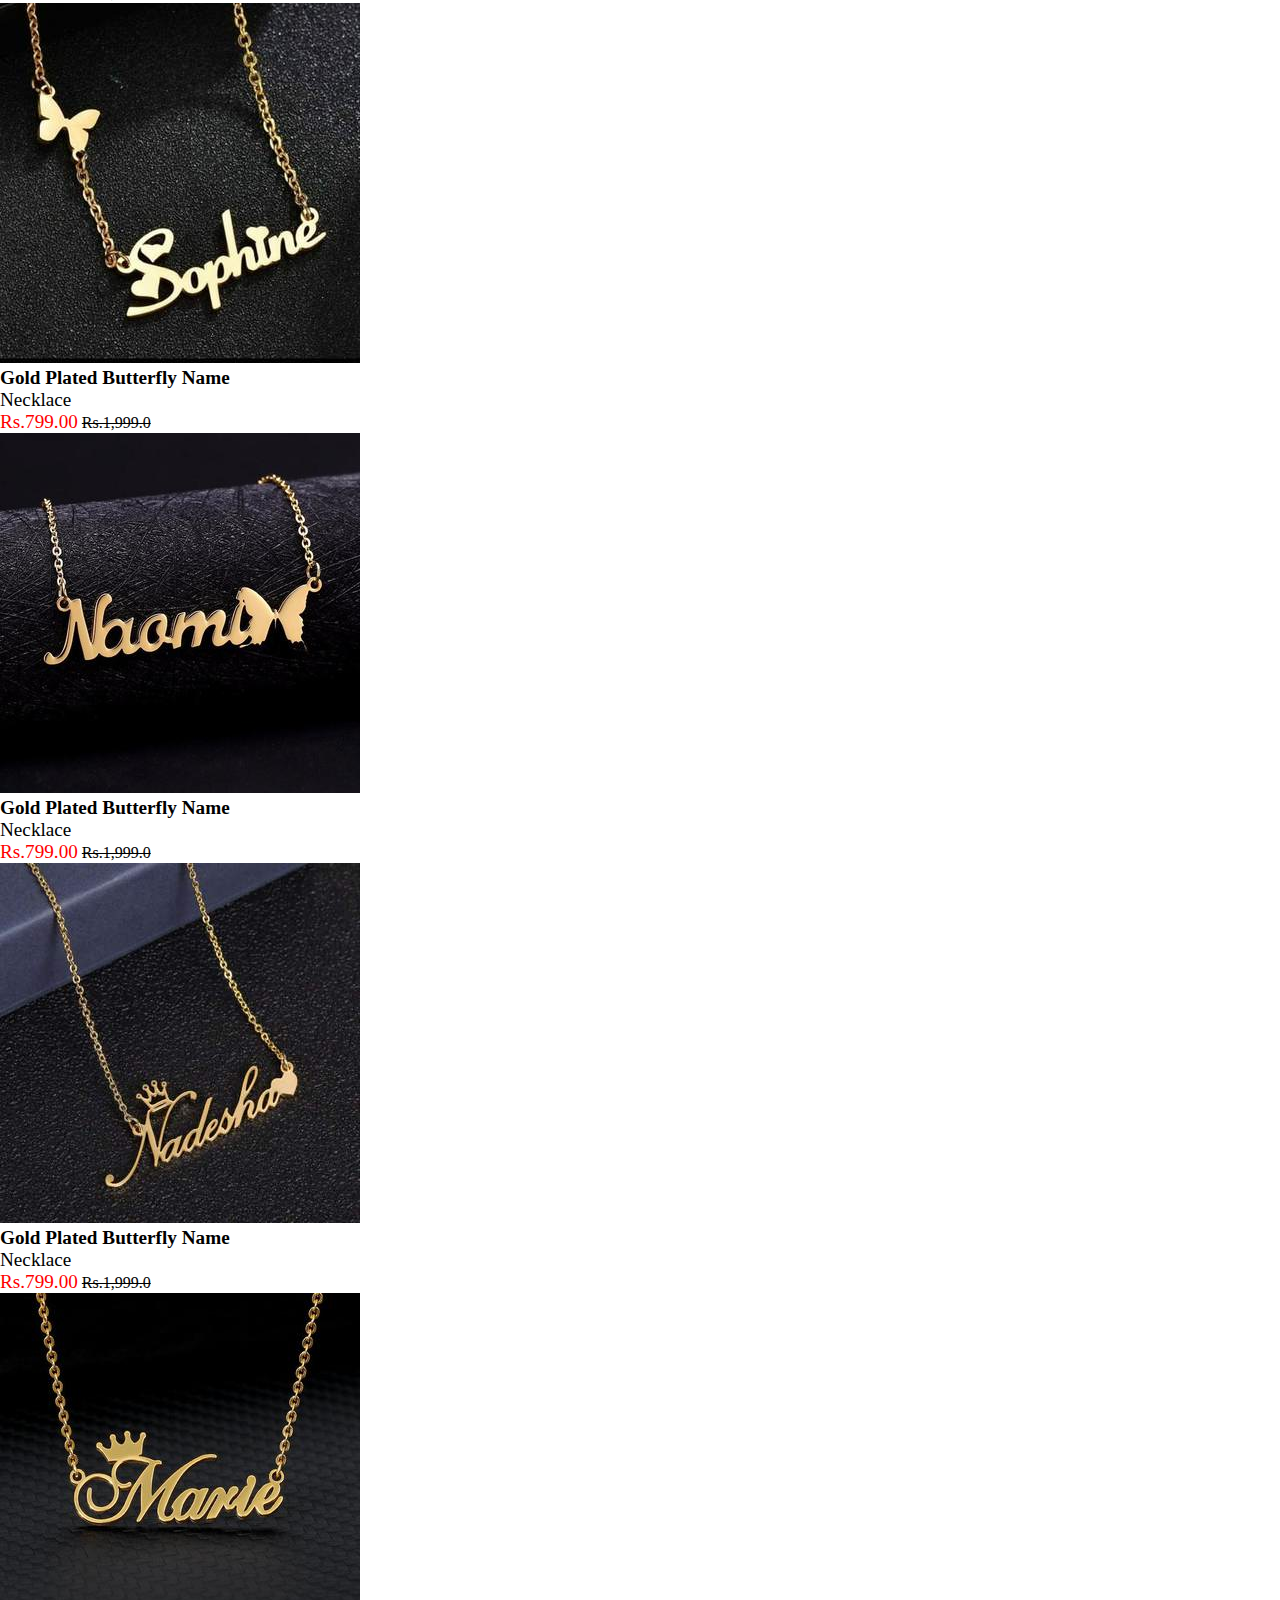
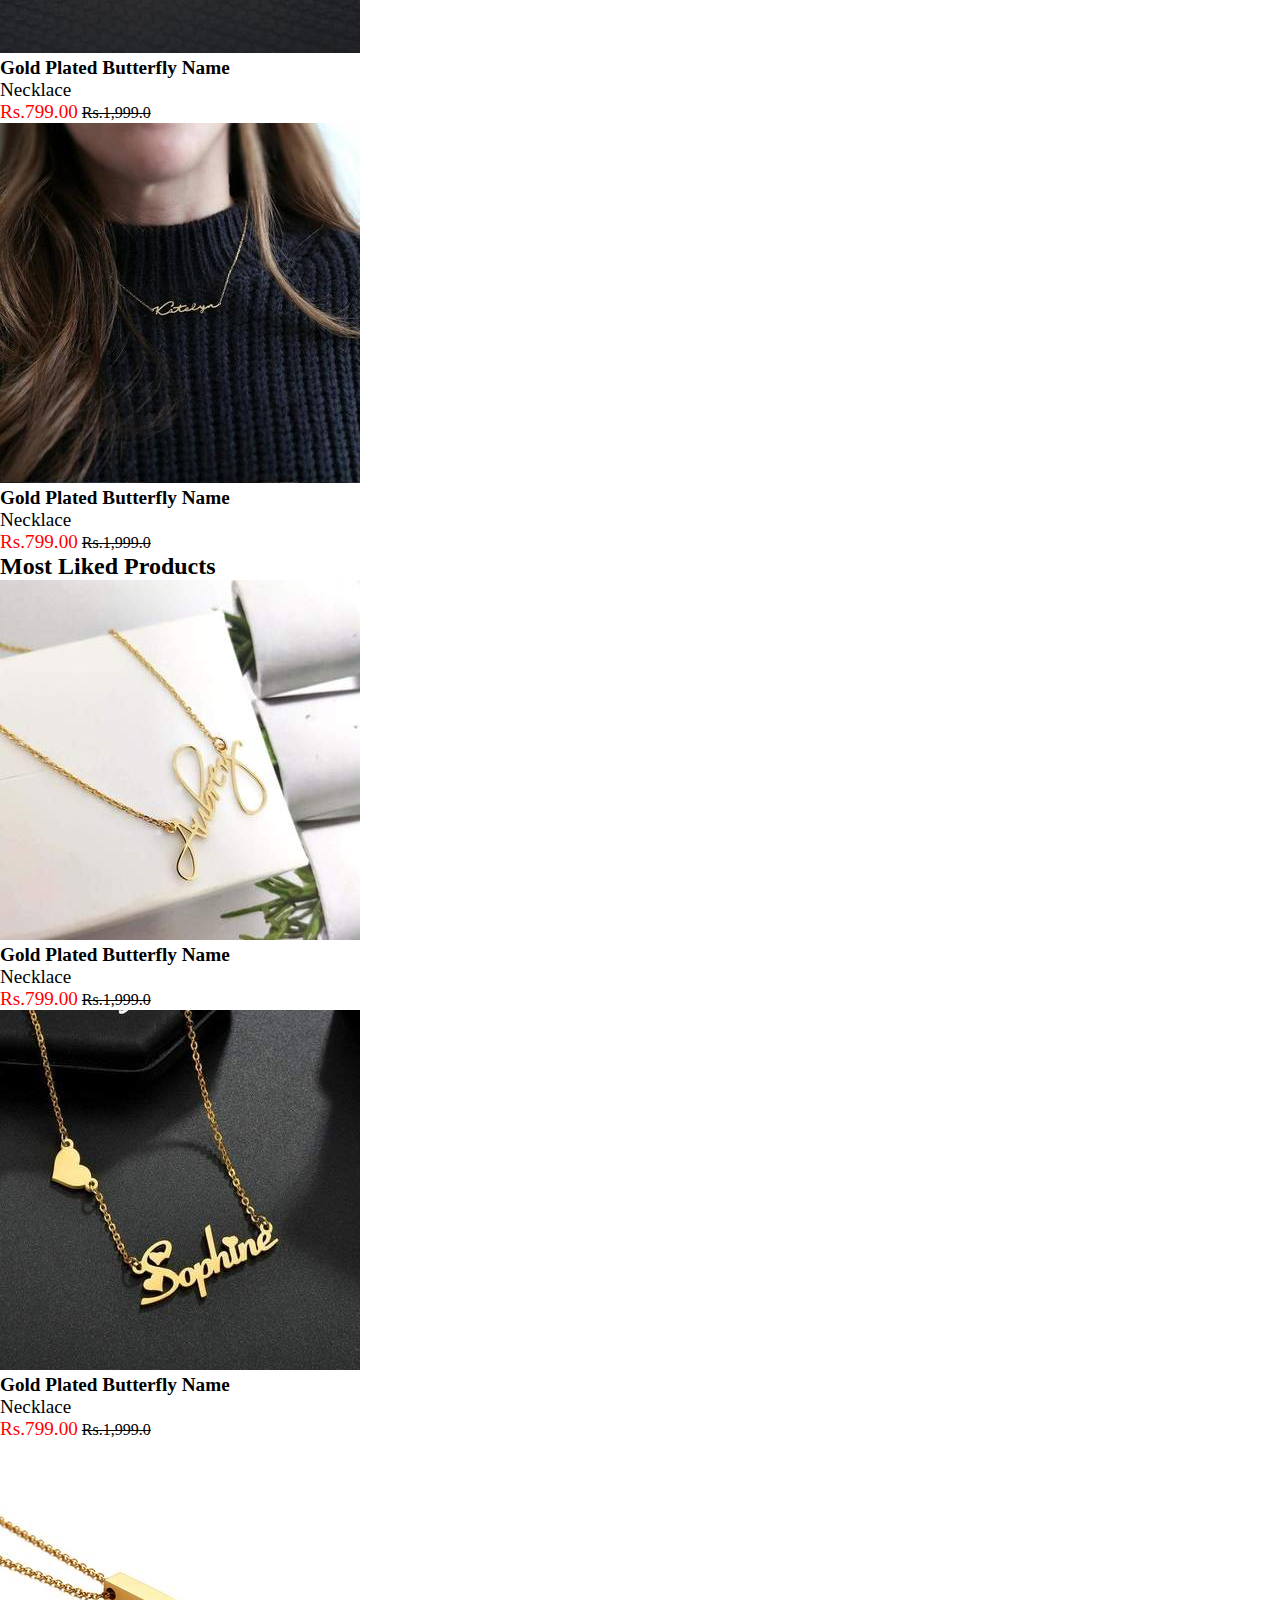
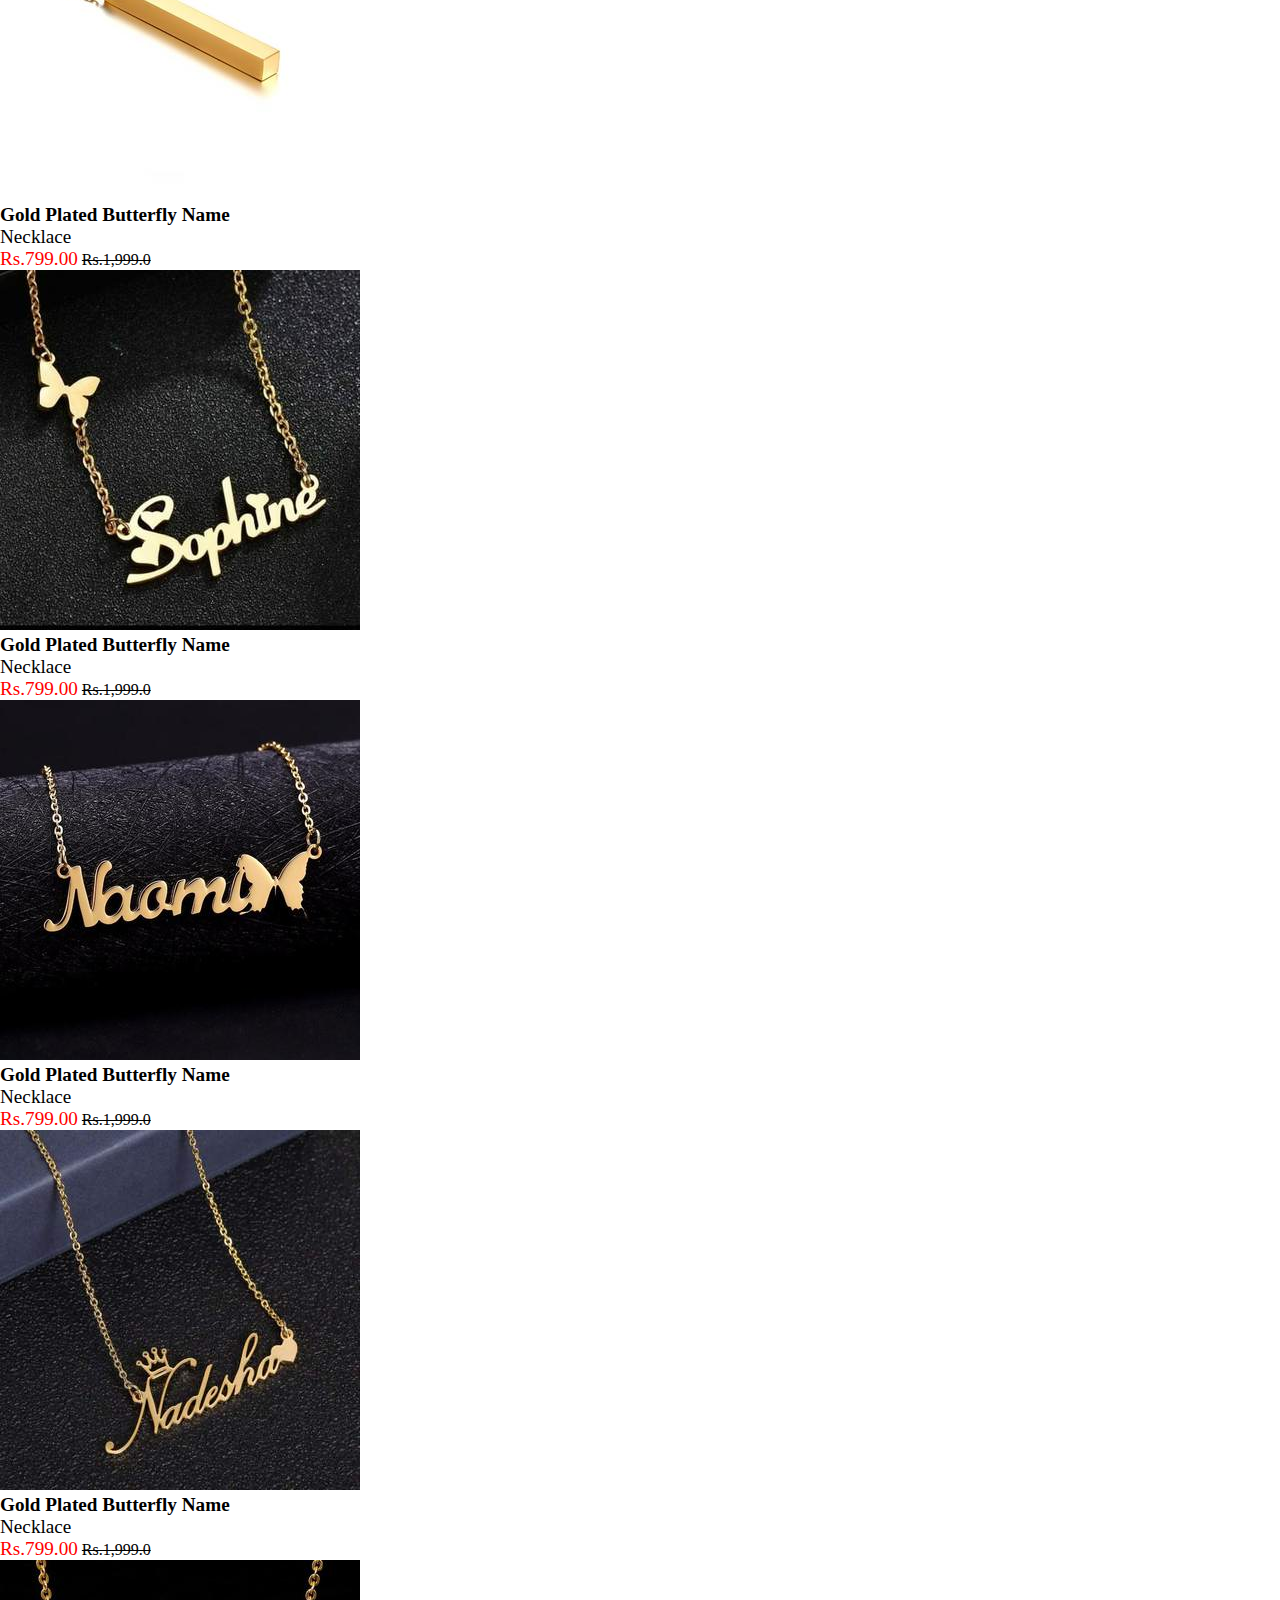
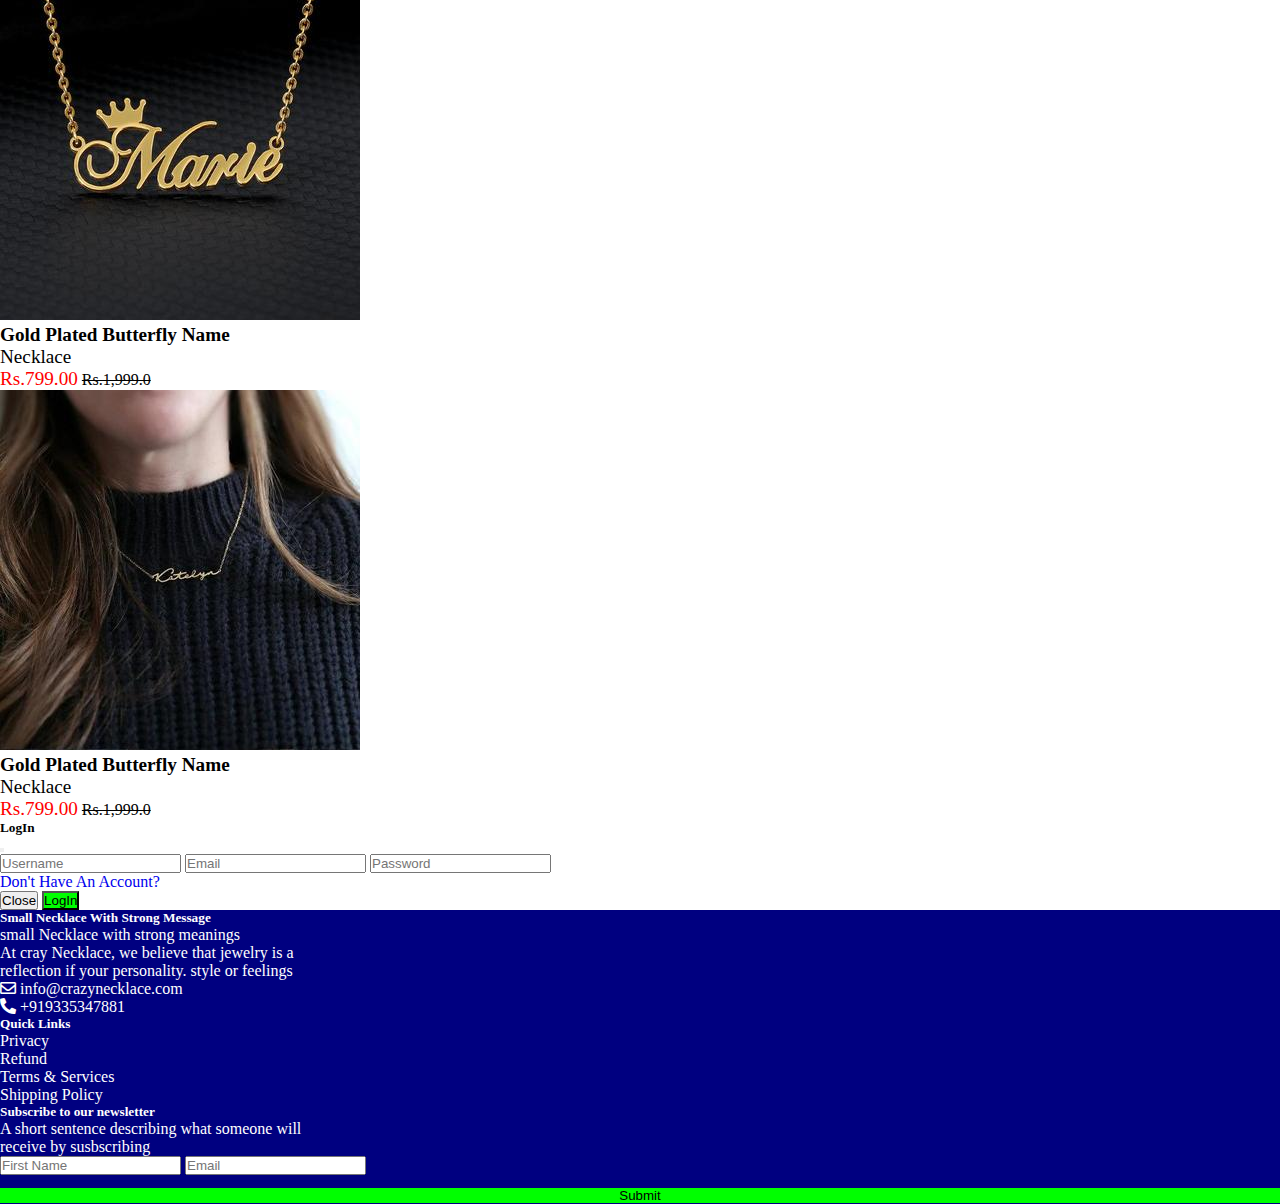
<file: crazy-necklace-design by pushkar/store.html>
<!doctype html>
<html lang="en">

<head>
    <!-- Required meta tags -->
    <meta charset="utf-8">
    <meta name="viewport" content="width=device-width, initial-scale=1">
    <link rel="stylesheet" href="https://cdnjs.cloudflare.com/ajax/libs/font-awesome/5.15.4/css/all.min.css">
    <link rel="stylesheet" href="style.css">


    <!-- Bootstrap CSS -->
    <link href="https://cdn.jsdelivr.net/npm/bootstrap@5.1.3/dist/css/bootstrap.min.css" rel="stylesheet"
        integrity="sha384-1BmE4kWBq78iYhFldvKuhfTAU6auU8tT94WrHftjDbrCEXSU1oBoqyl2QvZ6jIW3" crossorigin="anonymous">

    <!-- jqueries cdnj -->
    <script src="https://code.jquery.com/jquery-3.6.0.min.js"
        integrity="sha256-/xUj+3OJU5yExlq6GSYGSHk7tPXikynS7ogEvDej/m4=" crossorigin="anonymous"></script>

    <title>My Store</title>
    <link rel="icon" type="image/x-icon" href="assets/background/model.png">
</head>

<body>

    <!-- preloader -->

    <div id="preloader">
        <div id="status"></div>
    </div>

    <!-- top header -->

    <div class="container-fluid text-center" id="topheader">
        <div class="row">
            <div class="col-12 col-lg-4 col-md-4 col-sm-12">
                <span class="span-1">Follow Us</span>
            </div>
            <div class="col-12 col-lg-4 col-md-4 col-sm-12">
                <span class="span-2">Free Shipping Worldwide|30-Day Free Returns</span>
            </div>
            <div class="col-12 col-lg-4 col-md-4 col-sm-12">
                <span class="span-3">Get In Touch With Us <i class="fas fa-phone-alt"></i> <i
                        class="far fa-envelope"></i></span>
            </div>
        </div>
    </div>

    <!-- header -->

    <nav class="navbar navbar-expand-lg navbar-light bg-light">
        <div class="container">
            <a href="index.html" class="navbar-brand"><img src="assets/background/headerlogo.png" alt=""></a>
            <button class="navbar-toggler" data-bs-toggle="collapse" data-bs-target="#touch">
                <span class="navbar-toggler-icon"></span>
            </button>
            <div class="collapse navbar-collapse" id="touch">
                <ul class="navbar-nav ms-auto">
                    <li class="nav-item"><a href="index.html" class="nav-link">HOME</a></li>
                    <li class="nav-item"><a href="about.html" class="nav-link">ABOUT US</a></li>
                    <li class="nav-item"><a href="store.html" class="nav-link">MY STORE</a></li>
                    <li class="nav-item"><a href="#" class="nav-link">TRACK ORDER</a></li>
                    <li class="nav-item"><a href="#" class="nav-link">FAQ</a></li>
                    <li class="nav-item"><a href="contact.html" class="nav-link">CONTACT</a></li>
                </ul>
                <ul class="navbar-nav ms-auto">
                    <li class="nav-item"><a href="#" class="nav-link" data-bs-toggle="modal" data-bs-target="#modal"><i
                                class="far fa-user"></i></a></li>
                    <li class="nav-item"><a href="#" class="nav-link"><i class="fas fa-search"></i></a></li>
                    <li class="nav-item"><a href="#" class="nav-link"><i class="fas fa-shopping-bag"></i></a></li>
                </ul>
            </div>
        </div>

    </nav>

    <!-- top trendy products -->

    <div class="container mt-5 pb-5">
        <h2 class="text-center">Top Selling Trendy Products</h2>
        <div class="row mt-5">
            <div class="col-12 col-lg-3 col-md-3 col-sm-12">
                <div class="box-1">
                    <img src="assets/products/1.jpg" alt="" class="img-fluid" id="img">
                </div>
                <p style="font-size: 1.2rem;"><b>Gold Plated Butterfly Name</b>
                    <br>
                    Necklace
                </p>
                <span style="color: red; font-size: 1.2rem;">Rs.799.00</span> <del>Rs.1,999.0</del>
            </div>
            <div class="col-12 col-lg-3 col-md-3 col-sm-12">
                <div class="box-1">
                    <img src="assets/products/2.jpg" alt="" class="img-fluid" id="img">
                </div>
                <p style="font-size: 1.2rem;"><b>Gold Plated Butterfly Name</b>
                    <br>
                    Necklace
                </p>
                <span style="color: red; font-size: 1.2rem;">Rs.799.00</span> <del>Rs.1,999.0</del>
            </div>
            <div class="col-12 col-lg-3 col-md-3 col-sm-12">
                <div class="box-1">
                    <img src="assets/products/3.jpg" alt="" class="img-fluid" id="img">
                </div>
                <p style="font-size: 1.2rem;"><b>Gold Plated Butterfly Name</b>
                    <br>
                    Necklace
                </p>
                <span style="color: red; font-size: 1.2rem;">Rs.799.00</span> <del>Rs.1,999.0</del>
            </div>
            <div class="col-12 col-lg-3 col-md-3 col-sm-12">
                <div class="box-1">
                    <img src="assets/products/4.jpg" alt="" class="img-fluid" id="img">
                </div>
                <p style="font-size: 1.2rem;"><b>Gold Plated Butterfly Name</b>
                    <br>
                    Necklace
                </p>
                <span style="color: red; font-size: 1.2rem;">Rs.799.00</span> <del>Rs.1,999.0</del>
            </div>
        </div>

        <!-- second section product -->

        <div class="row mt-5">
            <div class="col-12 col-lg-3 col-md-3 col-sm-12">
                <div class="box-1">
                    <img src="assets/products/5.jpg" alt="" class="img-fluid" id="img">
                </div>
                <p style="font-size: 1.2rem;"><b>Gold Plated Butterfly Name</b>
                    <br>
                    Necklace
                </p>
                <span style="color: red; font-size: 1.2rem;">Rs.799.00</span> <del>Rs.1,999.0</del>
            </div>
            <div class="col-12 col-lg-3 col-md-3 col-sm-12">
                <div class="box-1">
                    <img src="assets/products/6.jpg" alt="" class="img-fluid" id="img">
                </div>
                <p style="font-size: 1.2rem;"><b>Gold Plated Butterfly Name</b>
                    <br>
                    Necklace
                </p>
                <span style="color: red; font-size: 1.2rem;">Rs.799.00</span> <del>Rs.1,999.0</del>
            </div>
            <div class="col-12 col-lg-3 col-md-3 col-sm-12">
                <div class="box-1">
                    <img src="assets/products/7.jpg" alt="" class="img-fluid" id="img">
                </div>
                <p style="font-size: 1.2rem;"><b>Gold Plated Butterfly Name</b>
                    <br>
                    Necklace
                </p>
                <span style="color: red; font-size: 1.2rem;">Rs.799.00</span> <del>Rs.1,999.0</del>
            </div>
            <div class="col-12 col-lg-3 col-md-3 col-sm-12">
                <div class="box-1">
                    <img src="assets/products/8.jpg" alt="" class="img-fluid" id="img">
                </div>
                <p style="font-size: 1.2rem;"><b>Gold Plated Butterfly Name</b>
                    <br>
                    Necklace
                </p>
                <span style="color: red; font-size: 1.2rem;">Rs.799.00</span> <del>Rs.1,999.0</del>
            </div>
        </div>
    </div>


    <!-- the next product content -->

    <div class="container mt-5 pb-5">
        <h2 class="text-center">Most Liked Products</h2>
        <div class="row mt-5">
            <div class="col-12 col-lg-3 col-md-3 col-sm-12">
                <div class="box-1">
                    <img src="assets/products/1.jpg" alt="" class="img-fluid" id="img">
                </div>
                <p style="font-size: 1.2rem;"><b>Gold Plated Butterfly Name</b>
                    <br>
                    Necklace
                </p>
                <span style="color: red; font-size: 1.2rem;">Rs.799.00</span> <del>Rs.1,999.0</del>
            </div>
            <div class="col-12 col-lg-3 col-md-3 col-sm-12">
                <div class="box-1">
                    <img src="assets/products/2.jpg" alt="" class="img-fluid" id="img">
                </div>
                <p style="font-size: 1.2rem;"><b>Gold Plated Butterfly Name</b>
                    <br>
                    Necklace
                </p>
                <span style="color: red; font-size: 1.2rem;">Rs.799.00</span> <del>Rs.1,999.0</del>
            </div>
            <div class="col-12 col-lg-3 col-md-3 col-sm-12">
                <div class="box-1">
                    <img src="assets/products/3.jpg" alt="" class="img-fluid" id="img">
                </div>
                <p style="font-size: 1.2rem;"><b>Gold Plated Butterfly Name</b>
                    <br>
                    Necklace
                </p>
                <span style="color: red; font-size: 1.2rem;">Rs.799.00</span> <del>Rs.1,999.0</del>
            </div>
            <div class="col-12 col-lg-3 col-md-3 col-sm-12">
                <div class="box-1">
                    <img src="assets/products/4.jpg" alt="" class="img-fluid" id="img">
                </div>
                <p style="font-size: 1.2rem;"><b>Gold Plated Butterfly Name</b>
                    <br>
                    Necklace
                </p>
                <span style="color: red; font-size: 1.2rem;">Rs.799.00</span> <del>Rs.1,999.0</del>
            </div>
        </div>

        <!-- second section product -->

        <div class="row mt-5">
            <div class="col-12 col-lg-3 col-md-3 col-sm-12">
                <div class="box-1">
                    <img src="assets/products/5.jpg" alt="" class="img-fluid" id="img">
                </div>
                <p style="font-size: 1.2rem;"><b>Gold Plated Butterfly Name</b>
                    <br>
                    Necklace
                </p>
                <span style="color: red; font-size: 1.2rem;">Rs.799.00</span> <del>Rs.1,999.0</del>
            </div>
            <div class="col-12 col-lg-3 col-md-3 col-sm-12">
                <div class="box-1">
                    <img src="assets/products/6.jpg" alt="" class="img-fluid" id="img">
                </div>
                <p style="font-size: 1.2rem;"><b>Gold Plated Butterfly Name</b>
                    <br>
                    Necklace
                </p>
                <span style="color: red; font-size: 1.2rem;">Rs.799.00</span> <del>Rs.1,999.0</del>
            </div>
            <div class="col-12 col-lg-3 col-md-3 col-sm-12">
                <div class="box-1">
                    <img src="assets/products/7.jpg" alt="" class="img-fluid" id="img">
                </div>
                <p style="font-size: 1.2rem;"><b>Gold Plated Butterfly Name</b>
                    <br>
                    Necklace
                </p>
                <span style="color: red; font-size: 1.2rem;">Rs.799.00</span> <del>Rs.1,999.0</del>
            </div>
            <div class="col-12 col-lg-3 col-md-3 col-sm-12">
                <div class="box-1">
                    <img src="assets/products/8.jpg" alt="" class="img-fluid" id="img">
                </div>
                <p style="font-size: 1.2rem;"><b>Gold Plated Butterfly Name</b>
                    <br>
                    Necklace
                </p>
                <span style="color: red; font-size: 1.2rem;">Rs.799.00</span> <del>Rs.1,999.0</del>
            </div>
        </div>
    </div>

    <!-- modal for login -->

    <div class="modal fade" id="modal">
        <div class="modal-dialog">
            <div class="modal-content">
                <div class="modal-header">
                    <h5>LogIn</h5>
                    <button class="btn-close" data-bs-dismiss="modal"></button>
                </div>
                <div class="modal-body">
                    <input type="text" placeholder="Username" class="form-control">
                    <input type="email" name="" id="" placeholder="Email" class="form-control mt-3">
                    <input type="password" placeholder="Password" class="form-control mt-3">
                    <p class="mt-3"><a href="signup.html" style="text-decoration: none;">Don't Have An Account?</a></p>
                </div>
                <div class="modal-footer">
                    <button class="btn btn-secondary" data-bs-dismiss="modal">Close</button>
                    <button class="btn" type="submit" style="background-color: #00ff00;">LogIn</button>
                </div>
            </div>
        </div>

    </div>

    <!-- footer -->

    <div class="container-fluid mt-5" style="background-color: #000080; color: white;">
        <div class="container pb-5">
            <div class="row text-center">
                <div class="col-12 col-lg-4 col-md-4 col-sm-12">
                    <h5 class="mt-5">Small Necklace With Strong Message</h5>
                    <p>small Necklace with strong meanings</p>
                    <p>At cray Necklace, we believe that jewelry is a <br>reflection if your personality. style or
                        feelings</p>
                    <p><i class="far fa-envelope"></i> info@crazynecklace.com</p>
                    <p><i class="fas fa-phone-alt"></i> +919335347881</p>
                </div>
                <div class="col-12 col-lg-4 col-md-4 col-sm-12">
                    <h5 class="mt-5">Quick Links</h5>
                    <p>Privacy</p>
                    <p>Refund</p>
                    <p>Terms & Services</p>
                    <p>Shipping Policy</p>
                </div>
                <div class="col-12 col-lg-4 col-md-4 col-sm-12">
                    <h5 class="mt-5">Subscribe to our newsletter</h5>
                    <p>A short sentence describing what someone will <br>receive by susbscribing</p>
                    <input type="text" class="form-control" placeholder="First Name">
                    <input type="email" class="form-control mt-2" placeholder="Email">
                    <input type="submit" name="" id="button" placeholder="SUBMIT">
                </div>
            </div>

        </div>
    </div>


    <!-- Optional JavaScript; choose one of the two! -->

    <!-- Option 1: Bootstrap Bundle with Popper -->
    <script src="https://cdn.jsdelivr.net/npm/bootstrap@5.1.3/dist/js/bootstrap.bundle.min.js"
        integrity="sha384-ka7Sk0Gln4gmtz2MlQnikT1wXgYsOg+OMhuP+IlRH9sENBO0LRn5q+8nbTov4+1p"
        crossorigin="anonymous"></script>

    <!-- preloader script -->

    <script>
        $(window).on('load', function () { // makes sure the whole site is loaded 
            $('#status').fadeOut(); // will first fade out the loading animation 
            $('#preloader').delay(350).fadeOut('slow'); // will fade out the white DIV that covers the website. 
            $('body').delay(350).css({ 'overflow': 'visible' });
        })
    </script>

    <!-- Option 2: Separate Popper and Bootstrap JS -->
    <!--
    <script src="https://cdn.jsdelivr.net/npm/@popperjs/core@2.10.2/dist/umd/popper.min.js" integrity="sha384-7+zCNj/IqJ95wo16oMtfsKbZ9ccEh31eOz1HGyDuCQ6wgnyJNSYdrPa03rtR1zdB" crossorigin="anonymous"></script>
    <script src="https://cdn.jsdelivr.net/npm/bootstrap@5.1.3/dist/js/bootstrap.min.js" integrity="sha384-QJHtvGhmr9XOIpI6YVutG+2QOK9T+ZnN4kzFN1RtK3zEFEIsxhlmWl5/YESvpZ13" crossorigin="anonymous"></script>
    -->
</body>

</html>
</file>
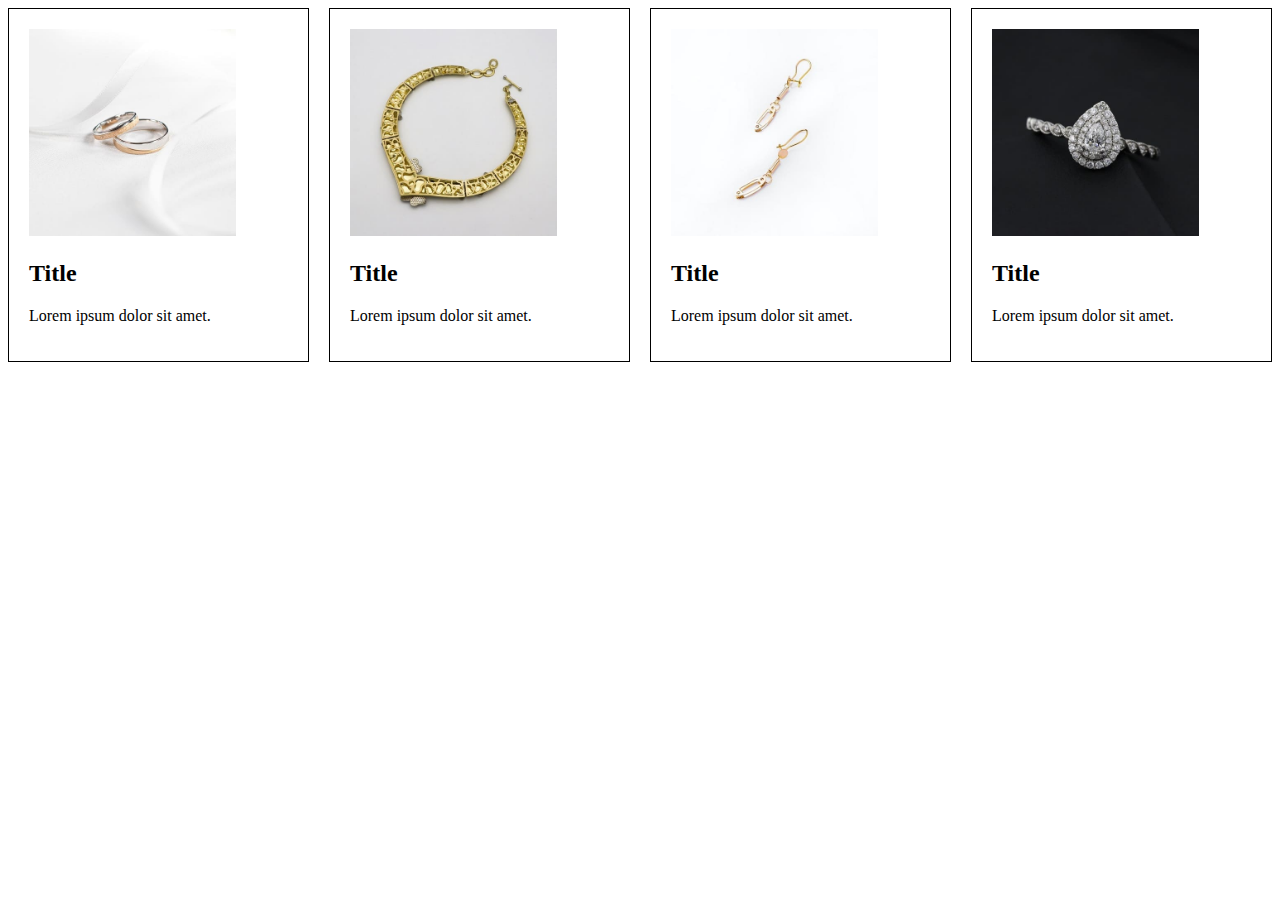
<file: Jewelry Store/image gallery.html>
<!DOCTYPE html>
<html lang="en">
<head>
    <meta charset="UTF-8">
    <meta http-equiv="X-UA-Compatible" content="IE=edge">
    <meta name="viewport" content="width=device-width, initial-scale=1.0">
    <title>Document</title>

    <style>
        .grid-container{
            display: grid;
            grid-template-columns: auto auto auto auto;
            grid-gap: 20px;
        }
        .grid-container .gallery img{
            width: 80%;
        }
        .gallery{
            border: 1px solid black;
            padding: 20px;
        }
    </style>
</head>
<body>

    <div class="grid-container">
        <div class="gallery">
            <img src="assets/images/products/2.jpg" alt="">
            <h2>Title</h2>
            <p>Lorem ipsum dolor sit amet.</p>
        </div>
        <div class="gallery">
            <img src="assets/images/products/3.jpg" alt="">
            <h2>Title</h2>
            <p>Lorem ipsum dolor sit amet.</p>
        </div>
        <div class="gallery">
            <img src="assets/images/products/4.jpg" alt="">
            <h2>Title</h2>
            <p>Lorem ipsum dolor sit amet.</p>
        </div>
        <div class="gallery">
            <img src="assets/images/products/5.jpg" alt="">
            <h2>Title</h2>
            <p>Lorem ipsum dolor sit amet.</p>
        </div>
    </div>
    
</body>
</html>
</file>
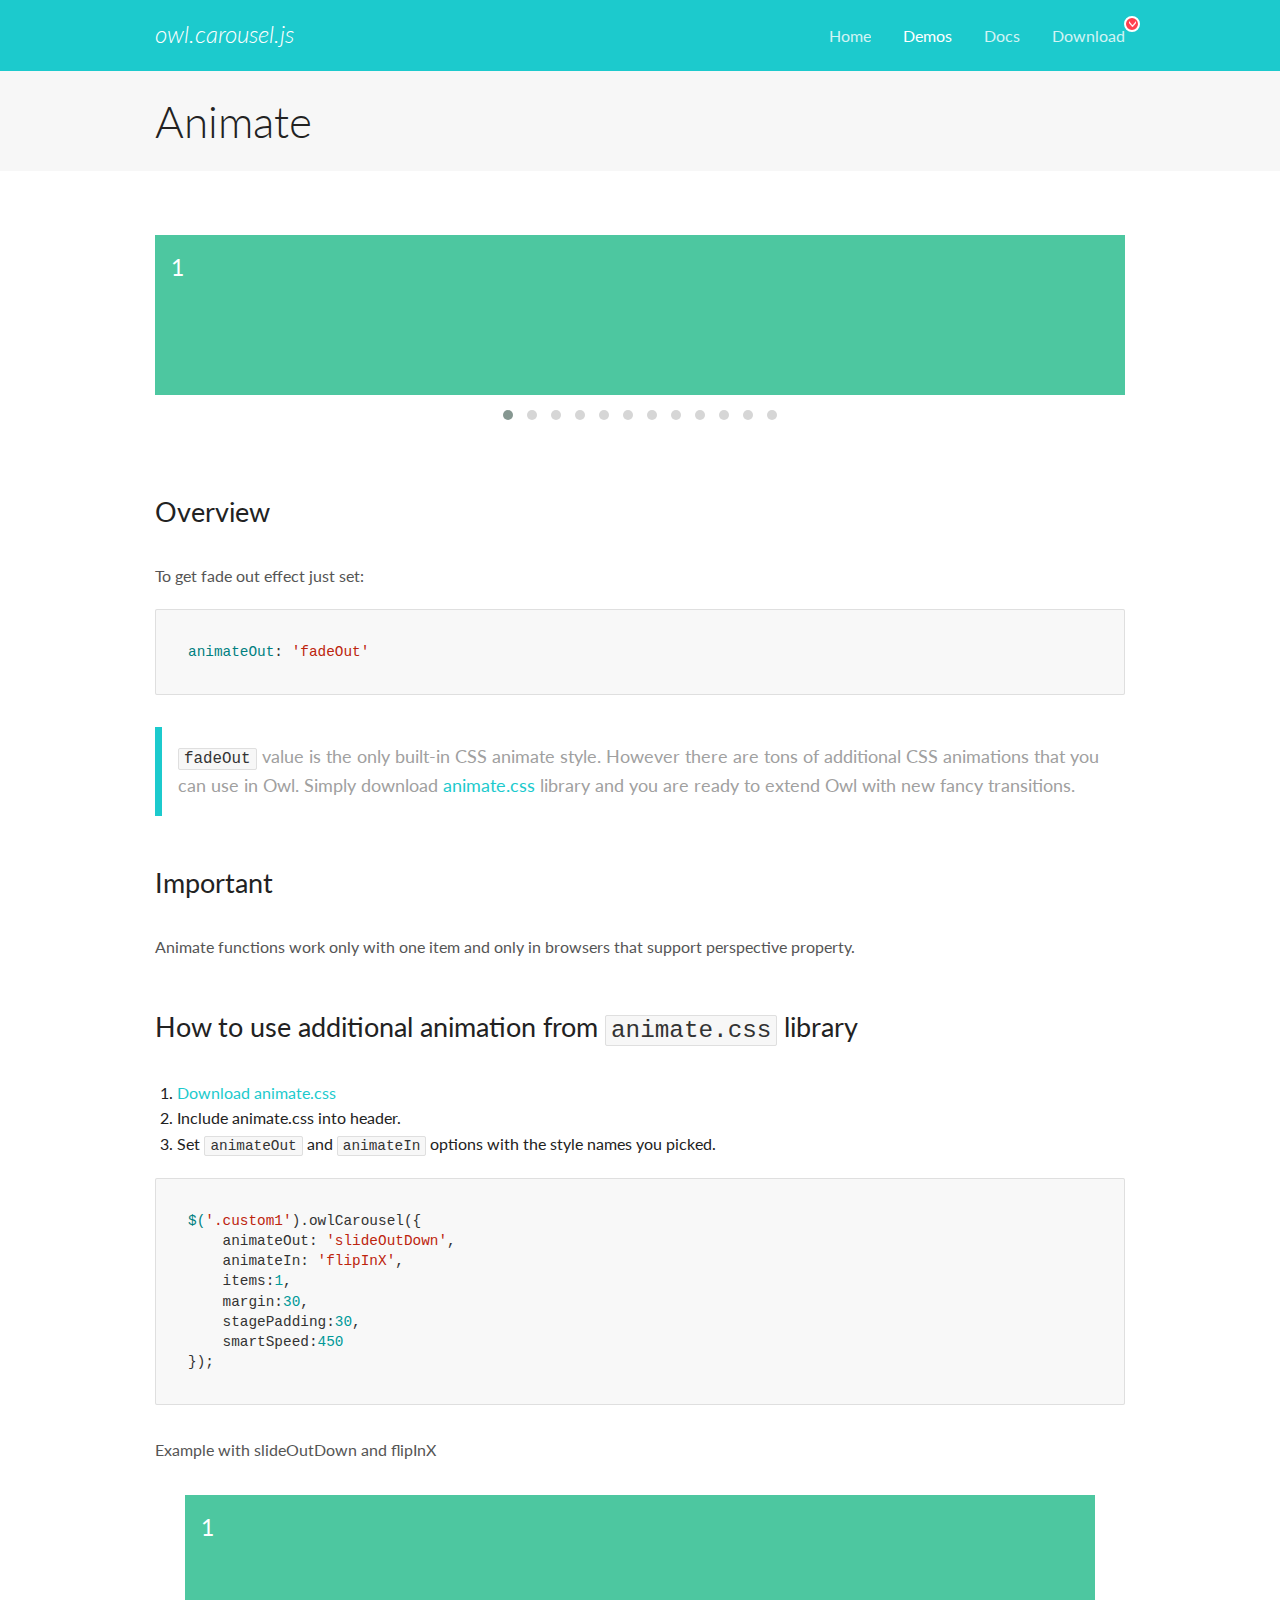
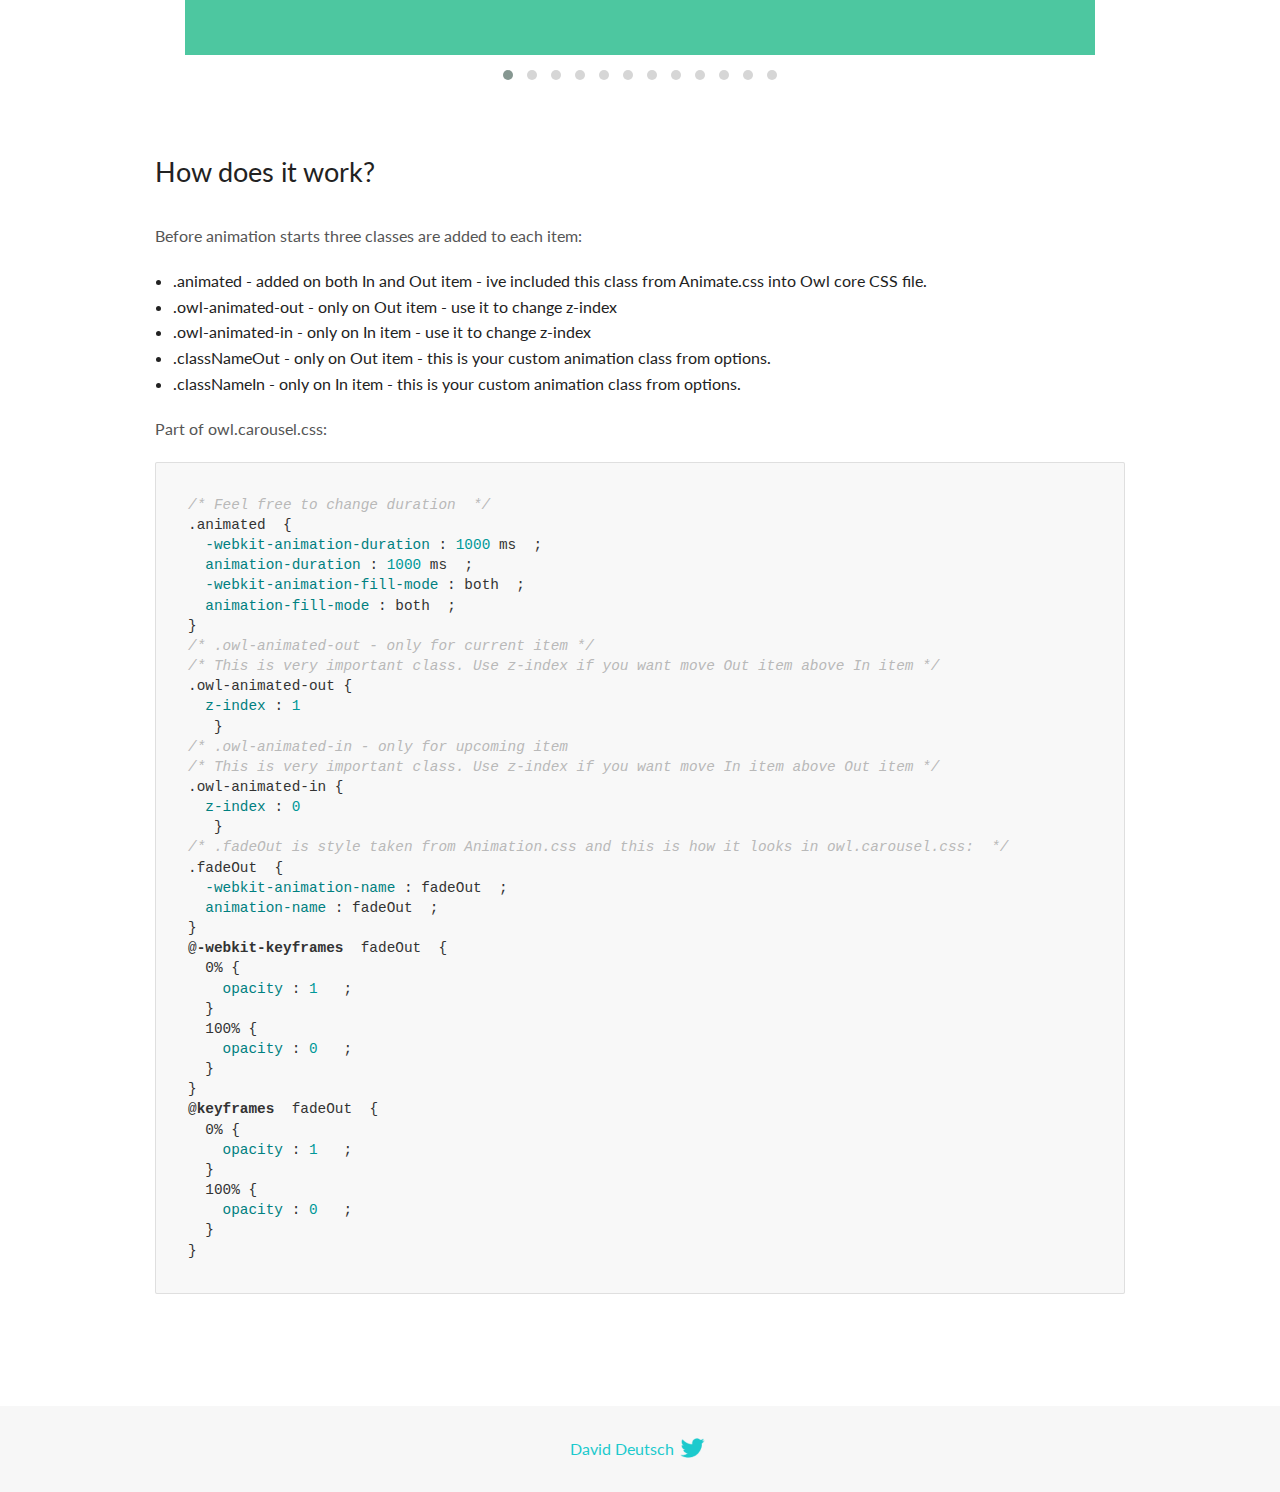
<file: tota e-commerce website/OwlCarousel2-2.3.4/docs/demos/animate.html>
<!DOCTYPE html>
<html lang="en">
  <head>

    <!-- head -->
    <meta charset="utf-8">
    <meta name="msapplication-tap-highlight" content="no" />
    <meta name="viewport" content="width=device-width, initial-scale=1.0" />
    <meta name="description" content="Animate carousel">
    <meta name="author" content="David Deutsch">
    <title>
      Animate Demo | Owl Carousel | 2.3.4
    </title>

    <!-- Stylesheets -->
    <link href='https://fonts.googleapis.com/css?family=Lato:300,400,700,400italic,300italic' rel='stylesheet' type='text/css'>
    <link rel="stylesheet" href="../assets/css/docs.theme.min.css">

    <!-- Owl Stylesheets -->
    <link rel="stylesheet" href="../assets/owlcarousel/assets/owl.carousel.min.css">
    <link rel="stylesheet" href="../assets/owlcarousel/assets/owl.theme.default.min.css">

    <!-- HTML5 shim and Respond.js IE8 support of HTML5 elements and media queries -->

    <!--[if lt IE 9]>
      <script src="https://oss.maxcdn.com/libs/html5shiv/3.7.0/html5shiv.js"></script>
      <script src="https://oss.maxcdn.com/libs/respond.js/1.3.0/respond.min.js"></script>
    <![endif]-->

    <!-- Favicons -->
    <link rel="apple-touch-icon-precomposed" sizes="144x144" href="../assets/ico/apple-touch-icon-144-precomposed.png">
    <link rel="shortcut icon" href="../assets/ico/favicon.png">
    <link rel="shortcut icon" href="favicon.ico">

    <!-- Yeah i know js should not be in header. Its required for demos.-->

    <!-- javascript -->
    <script src="../assets/vendors/jquery.min.js"></script>
    <script src="../assets/owlcarousel/owl.carousel.js"></script>
  </head>
  <body>

    <!-- header -->
    <header class="header">
      <div class="row">
        <div class="large-12 columns">
          <div class="brand left">
            <h3>
              <a href="/OwlCarousel2/">owl.carousel.js</a> 
            </h3>
          </div>
          <a id="toggle-nav" class="right">
            <span></span> <span></span> <span></span> 
          </a> 
          <div class="nav-bar">
            <ul class="clearfix">
              <li> <a href="/OwlCarousel2/index.html">Home</a>  </li>
              <li class="active">
                <a href="/OwlCarousel2/demos/demos.html">Demos</a> 
              </li>
              <li> <a href="/OwlCarousel2/docs/started-welcome.html">Docs</a>  </li>
              <li>
                <a href="https://github.com/OwlCarousel2/OwlCarousel2/archive/2.3.4.zip">Download</a> 
                <span class="download"></span> 
              </li>
            </ul>
          </div>
        </div>
      </div>
    </header>

    <!-- title -->
    <section class="title">
      <div class="row">
        <div class="large-12 columns">
          <h1>Animate</h1>
        </div>
      </div>
    </section>

    <!--  Demos -->
    <section id="demos">
      <div class="row">
        <div class="large-12 columns">
          <div class="fadeOut owl-carousel owl-theme">
            <div class="item">
              <h4>1</h4>
            </div>
            <div class="item">
              <h4>2</h4>
            </div>
            <div class="item">
              <h4>3</h4>
            </div>
            <div class="item">
              <h4>4</h4>
            </div>
            <div class="item">
              <h4>5</h4>
            </div>
            <div class="item">
              <h4>6</h4>
            </div>
            <div class="item">
              <h4>7</h4>
            </div>
            <div class="item">
              <h4>8</h4>
            </div>
            <div class="item">
              <h4>9</h4>
            </div>
            <div class="item">
              <h4>10</h4>
            </div>
            <div class="item">
              <h4>11</h4>
            </div>
            <div class="item">
              <h4>12</h4>
            </div>
          </div>
          <h3 id="overview">Overview</h3>
          <p>To get fade out effect just set:</p>
          <pre><code>animateOut: &#39;fadeOut&#39;</code></pre>
          <blockquote>
            <p><code>fadeOut</code> value is the only built-in CSS animate style. However there are tons of additional CSS animations that you can use in Owl. Simply download
              <a href="https://daneden.github.io/animate.css/">animate.css</a>  library and you are ready to extend Owl with new fancy transitions.</p>
          </blockquote>
          <h3 id="important">Important</h3>
          <p>Animate functions work only with one item and only in browsers that support perspective property.</p>
          <h3 id="how-to-use-additional-animation-from-animate-css-library">How to use additional animation from <code>animate.css</code> library</h3>
          <ol>
            <li> <a href="https://daneden.github.io/animate.css/">Download animate.css</a>  </li>
            <li>Include animate.css into header.</li>
            <li>Set <code>animateOut</code> and <code>animateIn</code> options with the style names you picked.</li>
          </ol>
          <pre><code>$(&#39;.custom1&#39;).owlCarousel({
    animateOut: &#39;slideOutDown&#39;,
    animateIn: &#39;flipInX&#39;,
    items:1,
    margin:30,
    stagePadding:30,
    smartSpeed:450
});</code></pre>
          <p>Example with slideOutDown and flipInX</p>
          <div class="custom1 owl-carousel owl-theme">
            <div class="item">
              <h4>1</h4>
            </div>
            <div class="item">
              <h4>2</h4>
            </div>
            <div class="item">
              <h4>3</h4>
            </div>
            <div class="item">
              <h4>4</h4>
            </div>
            <div class="item">
              <h4>5</h4>
            </div>
            <div class="item">
              <h4>6</h4>
            </div>
            <div class="item">
              <h4>7</h4>
            </div>
            <div class="item">
              <h4>8</h4>
            </div>
            <div class="item">
              <h4>9</h4>
            </div>
            <div class="item">
              <h4>10</h4>
            </div>
            <div class="item">
              <h4>11</h4>
            </div>
            <div class="item">
              <h4>12</h4>
            </div>
          </div>
          <h3 id="how-does-it-work-">How does it work?</h3>
          <p>Before animation starts three classes are added to each item:</p>
          <ul>
            <li>.animated - added on both In and Out item - ive included this class from Animate.css into Owl core CSS file.</li>
            <li>.owl-animated-out - only on Out item - use it to change z-index</li>
            <li>.owl-animated-in - only on In item - use it to change z-index</li>
            <li>.classNameOut - only on Out item - this is your custom animation class from options.</li>
            <li>.classNameIn - only on In item - this is your custom animation class from options.</li>
          </ul>
          <p>Part of owl.carousel.css:</p>
          <pre><code class="language-css"><span class="comment">/* Feel free to change duration  */</span> 
<span class="class">.animated</span>  <span class="rules">{
  <span class="rule"><span class="attribute">-webkit-animation-duration</span> :<span class="value"> <span class="number">1000</span> ms</span> </span> ;
  <span class="rule"><span class="attribute">animation-duration</span> :<span class="value"> <span class="number">1000</span> ms</span> </span> ;
  <span class="rule"><span class="attribute">-webkit-animation-fill-mode</span> :<span class="value"> both</span> </span> ;
  <span class="rule"><span class="attribute">animation-fill-mode</span> :<span class="value"> both</span> </span> ;
<span class="rule">}</span> </span> 
<span class="comment">/* .owl-animated-out - only for current item */</span> 
<span class="comment">/* This is very important class. Use z-index if you want move Out item above In item */</span> 
<span class="class">.owl-animated-out</span> <span class="rules">{
  <span class="rule"><span class="attribute">z-index</span> :<span class="value"> <span class="number">1</span> 
</span> </span> </span> }
<span class="comment">/* .owl-animated-in - only for upcoming item
/* This is very important class. Use z-index if you want move In item above Out item */</span> 
<span class="class">.owl-animated-in</span> <span class="rules">{
  <span class="rule"><span class="attribute">z-index</span> :<span class="value"> <span class="number">0</span> 
</span> </span> </span> }
<span class="comment">/* .fadeOut is style taken from Animation.css and this is how it looks in owl.carousel.css:  */</span> 
<span class="class">.fadeOut</span>  <span class="rules">{
  <span class="rule"><span class="attribute">-webkit-animation-name</span> :<span class="value"> fadeOut</span> </span> ;
  <span class="rule"><span class="attribute">animation-name</span> :<span class="value"> fadeOut</span> </span> ;
<span class="rule">}</span> </span> 
<span class="at_rule">@<span class="keyword">-webkit-keyframes</span>  fadeOut </span> {
  0% <span class="rules">{
    <span class="rule"><span class="attribute">opacity</span> :<span class="value"> <span class="number">1</span> </span> </span> ;
  <span class="rule">}</span> </span> 
  100% <span class="rules">{
    <span class="rule"><span class="attribute">opacity</span> :<span class="value"> <span class="number">0</span> </span> </span> ;
  <span class="rule">}</span> </span> 
}
<span class="at_rule">@<span class="keyword">keyframes</span>  fadeOut </span> {
  0% <span class="rules">{
    <span class="rule"><span class="attribute">opacity</span> :<span class="value"> <span class="number">1</span> </span> </span> ;
  <span class="rule">}</span> </span> 
  100% <span class="rules">{
    <span class="rule"><span class="attribute">opacity</span> :<span class="value"> <span class="number">0</span> </span> </span> ;
  <span class="rule">}</span> </span> 
}</code></pre>
          <link rel="stylesheet" href="../assets/css/animate.css">
          <script>
            jQuery(document).ready(function($) {
              $('.fadeOut').owlCarousel({
                items: 1,
                animateOut: 'fadeOut',
                loop: true,
                margin: 10,
              });
              $('.custom1').owlCarousel({
                animateOut: 'slideOutDown',
                animateIn: 'flipInX',
                items: 1,
                margin: 30,
                stagePadding: 30,
                smartSpeed: 450
              });
            });
          </script>
        </div>
      </div>
    </section>

    <!-- footer -->
    <footer class="footer">
      <div class="row">
        <div class="large-12 columns">
          <h5>
            <a href="/OwlCarousel2/docs/support-contact.html">David Deutsch</a> 
            <a id="custom-tweet-button" href="https://twitter.com/share?url=https://github.com/OwlCarousel2/OwlCarousel2&text=Owl Carousel - This is so awesome! " target="_blank"></a> 
          </h5>
        </div>
      </div>
    </footer>

    <!-- vendors -->
    <script src="../assets/vendors/highlight.js"></script>
    <script src="../assets/js/app.js"></script>
  </body>
</html>
</file>
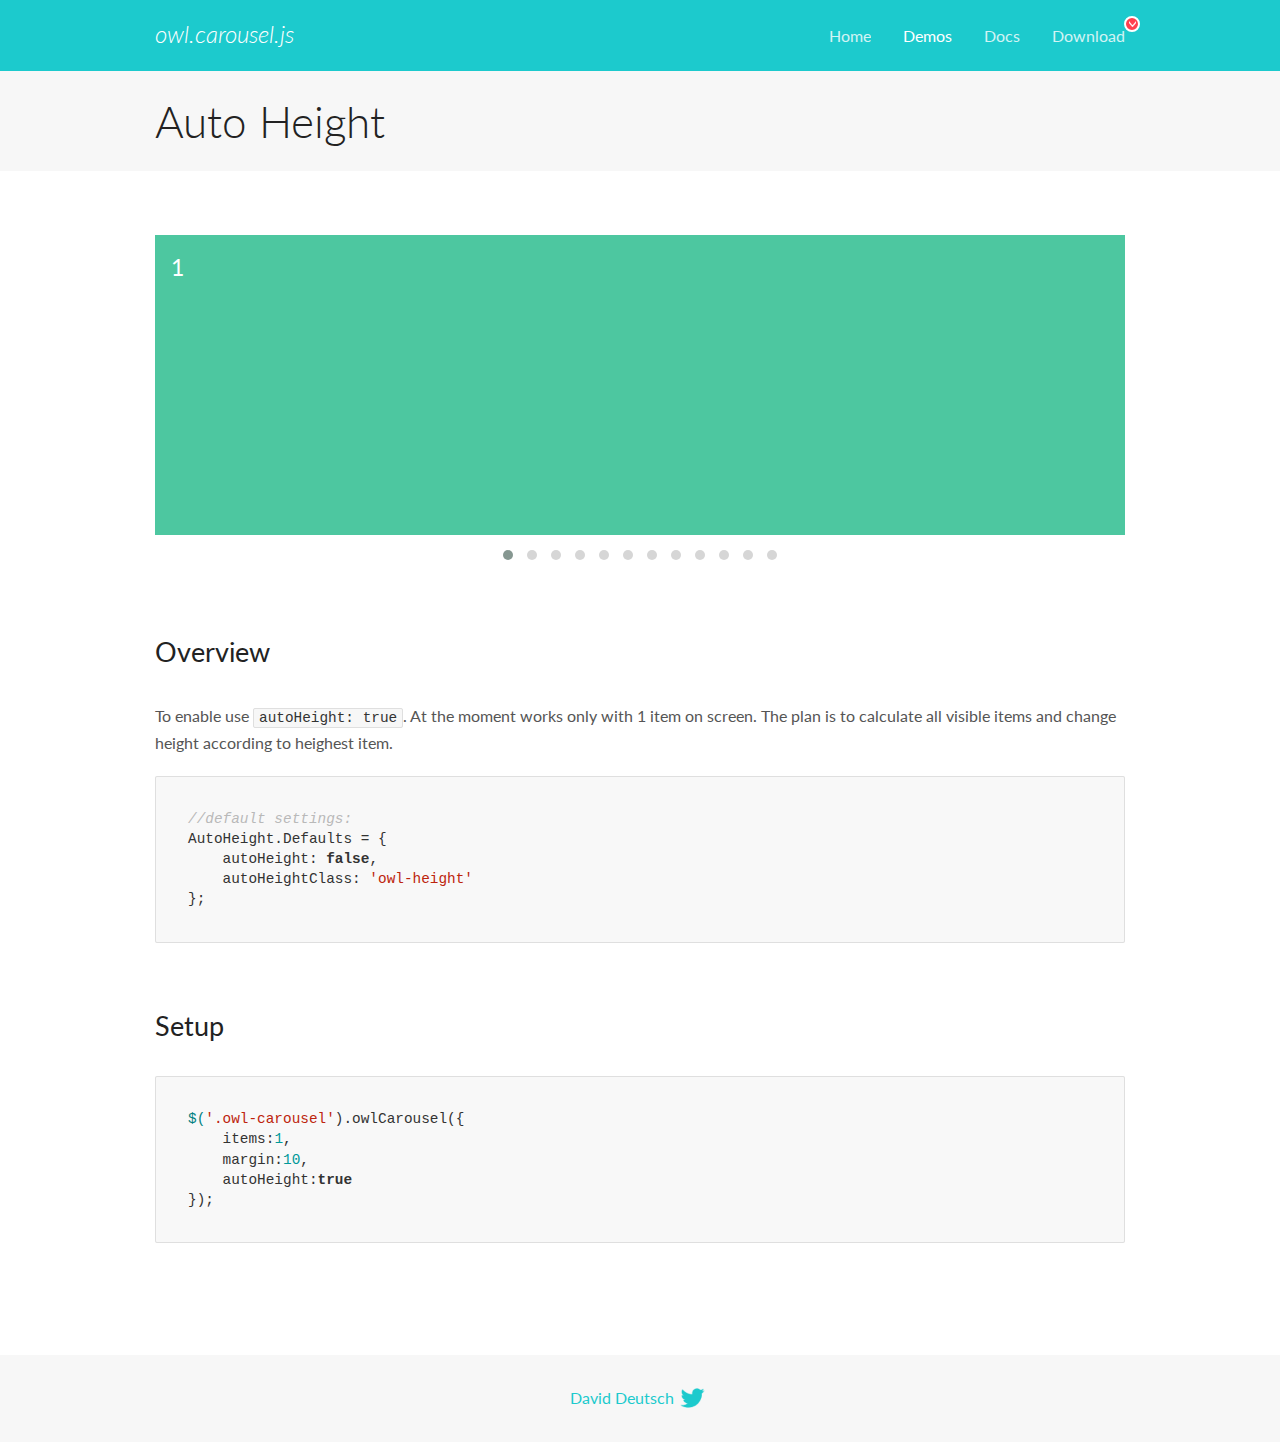
<file: tota e-commerce website/OwlCarousel2-2.3.4/docs/demos/autoheight.html>
<!DOCTYPE html>
<html lang="en">
  <head>

    <!-- head -->
    <meta charset="utf-8">
    <meta name="msapplication-tap-highlight" content="no" />
    <meta name="viewport" content="width=device-width, initial-scale=1.0" />
    <meta name="description" content="autoHeight usage demo">
    <meta name="author" content="David Deutsch">
    <title>
      Auto Height Demo | Owl Carousel | 2.3.4
    </title>

    <!-- Stylesheets -->
    <link href='https://fonts.googleapis.com/css?family=Lato:300,400,700,400italic,300italic' rel='stylesheet' type='text/css'>
    <link rel="stylesheet" href="../assets/css/docs.theme.min.css">

    <!-- Owl Stylesheets -->
    <link rel="stylesheet" href="../assets/owlcarousel/assets/owl.carousel.min.css">
    <link rel="stylesheet" href="../assets/owlcarousel/assets/owl.theme.default.min.css">

    <!-- HTML5 shim and Respond.js IE8 support of HTML5 elements and media queries -->

    <!--[if lt IE 9]>
      <script src="https://oss.maxcdn.com/libs/html5shiv/3.7.0/html5shiv.js"></script>
      <script src="https://oss.maxcdn.com/libs/respond.js/1.3.0/respond.min.js"></script>
    <![endif]-->

    <!-- Favicons -->
    <link rel="apple-touch-icon-precomposed" sizes="144x144" href="../assets/ico/apple-touch-icon-144-precomposed.png">
    <link rel="shortcut icon" href="../assets/ico/favicon.png">
    <link rel="shortcut icon" href="favicon.ico">

    <!-- Yeah i know js should not be in header. Its required for demos.-->

    <!-- javascript -->
    <script src="../assets/vendors/jquery.min.js"></script>
    <script src="../assets/owlcarousel/owl.carousel.js"></script>
  </head>
  <body>

    <!-- header -->
    <header class="header">
      <div class="row">
        <div class="large-12 columns">
          <div class="brand left">
            <h3>
              <a href="/OwlCarousel2/">owl.carousel.js</a> 
            </h3>
          </div>
          <a id="toggle-nav" class="right">
            <span></span> <span></span> <span></span> 
          </a> 
          <div class="nav-bar">
            <ul class="clearfix">
              <li> <a href="/OwlCarousel2/index.html">Home</a>  </li>
              <li class="active">
                <a href="/OwlCarousel2/demos/demos.html">Demos</a> 
              </li>
              <li> <a href="/OwlCarousel2/docs/started-welcome.html">Docs</a>  </li>
              <li>
                <a href="https://github.com/OwlCarousel2/OwlCarousel2/archive/2.3.4.zip">Download</a> 
                <span class="download"></span> 
              </li>
            </ul>
          </div>
        </div>
      </div>
    </header>

    <!-- title -->
    <section class="title">
      <div class="row">
        <div class="large-12 columns">
          <h1>Auto Height</h1>
        </div>
      </div>
    </section>

    <!--  Demos -->
    <section id="demos">
      <div class="row">
        <div class="large-12 columns">
          <div class="owl-carousel owl-theme">
            <div class="item" style="height:300px">
              <h4>1</h4>
            </div>
            <div class="item" style="height:100px">
              <h4>2</h4>
            </div>
            <div class="item" style="height:500px">
              <h4>3</h4>
            </div>
            <div class="item" style="height:250px">
              <h4>4</h4>
            </div>
            <div class="item" style="height:400px">
              <h4>5</h4>
            </div>
            <div class="item" style="height:500px">
              <h4>6</h4>
            </div>
            <div class="item" style="height:600px">
              <h4>7</h4>
            </div>
            <div class="item" style="height:400px">
              <h4>8</h4>
            </div>
            <div class="item" style="height:300px">
              <h4>9</h4>
            </div>
            <div class="item" style="height:350px">
              <h4>10</h4>
            </div>
            <div class="item" style="height:200px">
              <h4>11</h4>
            </div>
            <div class="item" style="height:150px">
              <h4>12</h4>
            </div>
          </div>
          <h3 id="overview">Overview</h3>
          <p>To enable use <code>autoHeight: true</code>. At the moment works only with 1 item on screen. The plan is to calculate all visible items and change height according to heighest item.</p>
          <pre><code>//default settings:
AutoHeight.Defaults = {
    autoHeight: false,
    autoHeightClass: &#39;owl-height&#39;
};</code></pre>
          <h3 id="setup">Setup</h3>
          <pre><code>$(&#39;.owl-carousel&#39;).owlCarousel({
    items:1,
    margin:10,
    autoHeight:true
});</code></pre>
          <script>
            $(document).ready(function() {
              $('.owl-carousel').owlCarousel({
                items: 1,
                margin: 10,
                autoHeight: true
              });
            })
          </script>
        </div>
      </div>
    </section>

    <!-- footer -->
    <footer class="footer">
      <div class="row">
        <div class="large-12 columns">
          <h5>
            <a href="/OwlCarousel2/docs/support-contact.html">David Deutsch</a> 
            <a id="custom-tweet-button" href="https://twitter.com/share?url=https://github.com/OwlCarousel2/OwlCarousel2&text=Owl Carousel - This is so awesome! " target="_blank"></a> 
          </h5>
        </div>
      </div>
    </footer>

    <!-- vendors -->
    <script src="../assets/vendors/highlight.js"></script>
    <script src="../assets/js/app.js"></script>
  </body>
</html>
</file>
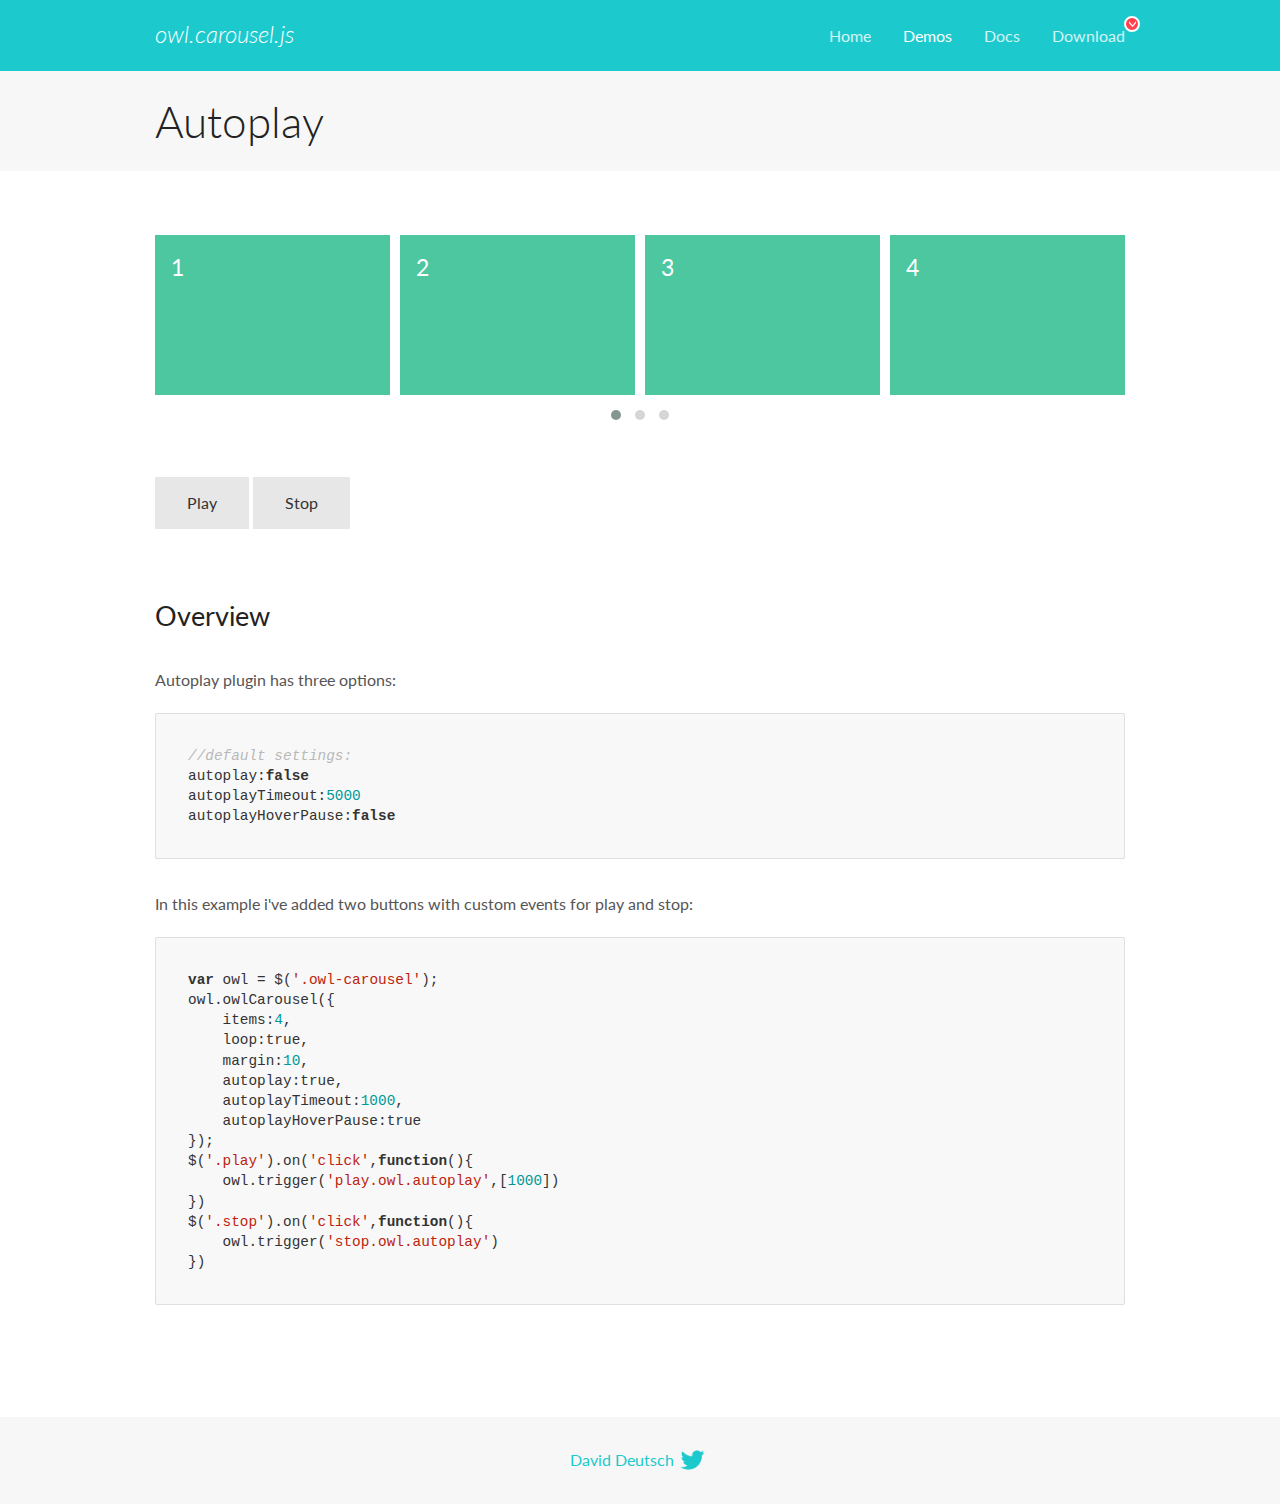
<file: tota e-commerce website/OwlCarousel2-2.3.4/docs/demos/autoplay.html>
<!DOCTYPE html>
<html lang="en">
  <head>

    <!-- head -->
    <meta charset="utf-8">
    <meta name="msapplication-tap-highlight" content="no" />
    <meta name="viewport" content="width=device-width, initial-scale=1.0" />
    <meta name="description" content="Autoplay usage demo">
    <meta name="author" content="David Deutsch">
    <title>
      Autoplay Demo | Owl Carousel | 2.3.4
    </title>

    <!-- Stylesheets -->
    <link href='https://fonts.googleapis.com/css?family=Lato:300,400,700,400italic,300italic' rel='stylesheet' type='text/css'>
    <link rel="stylesheet" href="../assets/css/docs.theme.min.css">

    <!-- Owl Stylesheets -->
    <link rel="stylesheet" href="../assets/owlcarousel/assets/owl.carousel.min.css">
    <link rel="stylesheet" href="../assets/owlcarousel/assets/owl.theme.default.min.css">

    <!-- HTML5 shim and Respond.js IE8 support of HTML5 elements and media queries -->

    <!--[if lt IE 9]>
      <script src="https://oss.maxcdn.com/libs/html5shiv/3.7.0/html5shiv.js"></script>
      <script src="https://oss.maxcdn.com/libs/respond.js/1.3.0/respond.min.js"></script>
    <![endif]-->

    <!-- Favicons -->
    <link rel="apple-touch-icon-precomposed" sizes="144x144" href="../assets/ico/apple-touch-icon-144-precomposed.png">
    <link rel="shortcut icon" href="../assets/ico/favicon.png">
    <link rel="shortcut icon" href="favicon.ico">

    <!-- Yeah i know js should not be in header. Its required for demos.-->

    <!-- javascript -->
    <script src="../assets/vendors/jquery.min.js"></script>
    <script src="../assets/owlcarousel/owl.carousel.js"></script>
  </head>
  <body>

    <!-- header -->
    <header class="header">
      <div class="row">
        <div class="large-12 columns">
          <div class="brand left">
            <h3>
              <a href="/OwlCarousel2/">owl.carousel.js</a> 
            </h3>
          </div>
          <a id="toggle-nav" class="right">
            <span></span> <span></span> <span></span> 
          </a> 
          <div class="nav-bar">
            <ul class="clearfix">
              <li> <a href="/OwlCarousel2/index.html">Home</a>  </li>
              <li class="active">
                <a href="/OwlCarousel2/demos/demos.html">Demos</a> 
              </li>
              <li> <a href="/OwlCarousel2/docs/started-welcome.html">Docs</a>  </li>
              <li>
                <a href="https://github.com/OwlCarousel2/OwlCarousel2/archive/2.3.4.zip">Download</a> 
                <span class="download"></span> 
              </li>
            </ul>
          </div>
        </div>
      </div>
    </header>

    <!-- title -->
    <section class="title">
      <div class="row">
        <div class="large-12 columns">
          <h1>Autoplay</h1>
        </div>
      </div>
    </section>

    <!--  Demos -->
    <section id="demos">
      <div class="row">
        <div class="large-12 columns">
          <div class="owl-carousel owl-theme">
            <div class="item">
              <h4>1</h4>
            </div>
            <div class="item">
              <h4>2</h4>
            </div>
            <div class="item">
              <h4>3</h4>
            </div>
            <div class="item">
              <h4>4</h4>
            </div>
            <div class="item">
              <h4>5</h4>
            </div>
            <div class="item">
              <h4>6</h4>
            </div>
            <div class="item">
              <h4>7</h4>
            </div>
            <div class="item">
              <h4>8</h4>
            </div>
            <div class="item">
              <h4>9</h4>
            </div>
            <div class="item">
              <h4>10</h4>
            </div>
            <div class="item">
              <h4>11</h4>
            </div>
            <div class="item">
              <h4>12</h4>
            </div>
          </div>
          <a class="button secondary play">Play</a> 
          <a class="button secondary stop">Stop</a> 
          <h3 id="overview">Overview</h3>
          <p>Autoplay plugin has three options:</p>
          <pre><code>//default settings:
autoplay:false
autoplayTimeout:5000
autoplayHoverPause:false</code></pre>
          <p>In this example i&#39;ve added two buttons with custom events for play and stop:</p>
          <pre><code>var owl = $(&#39;.owl-carousel&#39;);
owl.owlCarousel({
    items:4,
    loop:true,
    margin:10,
    autoplay:true,
    autoplayTimeout:1000,
    autoplayHoverPause:true
});
$(&#39;.play&#39;).on(&#39;click&#39;,function(){
    owl.trigger(&#39;play.owl.autoplay&#39;,[1000])
})
$(&#39;.stop&#39;).on(&#39;click&#39;,function(){
    owl.trigger(&#39;stop.owl.autoplay&#39;)
})</code></pre>
          <script>
            $(document).ready(function() {
              var owl = $('.owl-carousel');
              owl.owlCarousel({
                items: 4,
                loop: true,
                margin: 10,
                autoplay: true,
                autoplayTimeout: 1000,
                autoplayHoverPause: true
              });
              $('.play').on('click', function() {
                owl.trigger('play.owl.autoplay', [1000])
              })
              $('.stop').on('click', function() {
                owl.trigger('stop.owl.autoplay')
              })
            })
          </script>
        </div>
      </div>
    </section>

    <!-- footer -->
    <footer class="footer">
      <div class="row">
        <div class="large-12 columns">
          <h5>
            <a href="/OwlCarousel2/docs/support-contact.html">David Deutsch</a> 
            <a id="custom-tweet-button" href="https://twitter.com/share?url=https://github.com/OwlCarousel2/OwlCarousel2&text=Owl Carousel - This is so awesome! " target="_blank"></a> 
          </h5>
        </div>
      </div>
    </footer>

    <!-- vendors -->
    <script src="../assets/vendors/highlight.js"></script>
    <script src="../assets/js/app.js"></script>
  </body>
</html>
</file>
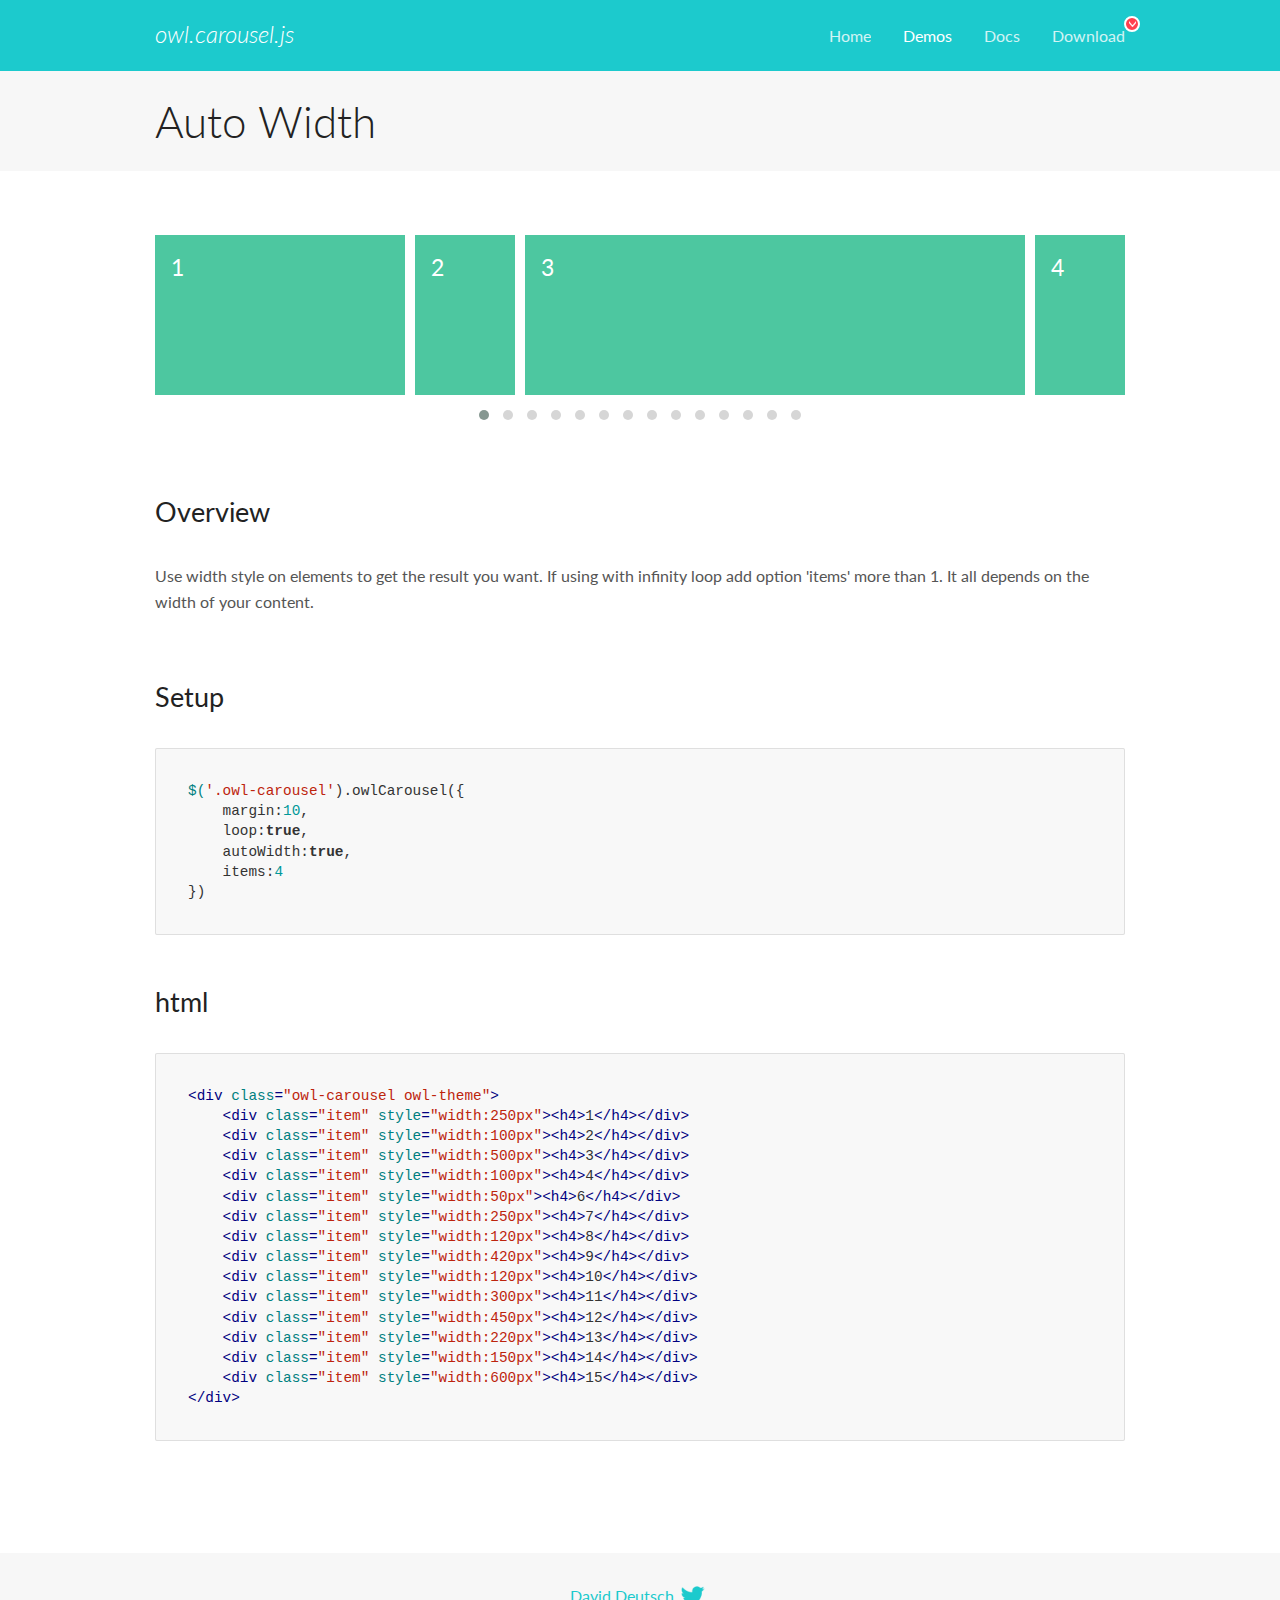
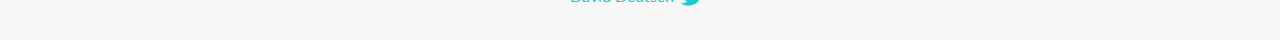
<file: tota e-commerce website/OwlCarousel2-2.3.4/docs/demos/autowidth.html>
<!DOCTYPE html>
<html lang="en">
  <head>

    <!-- head -->
    <meta charset="utf-8">
    <meta name="msapplication-tap-highlight" content="no" />
    <meta name="viewport" content="width=device-width, initial-scale=1.0" />
    <meta name="description" content="Auto Width">
    <meta name="author" content="David Deutsch">
    <title>
      Auto Width Demo | Owl Carousel | 2.3.4
    </title>

    <!-- Stylesheets -->
    <link href='https://fonts.googleapis.com/css?family=Lato:300,400,700,400italic,300italic' rel='stylesheet' type='text/css'>
    <link rel="stylesheet" href="../assets/css/docs.theme.min.css">

    <!-- Owl Stylesheets -->
    <link rel="stylesheet" href="../assets/owlcarousel/assets/owl.carousel.min.css">
    <link rel="stylesheet" href="../assets/owlcarousel/assets/owl.theme.default.min.css">

    <!-- HTML5 shim and Respond.js IE8 support of HTML5 elements and media queries -->

    <!--[if lt IE 9]>
      <script src="https://oss.maxcdn.com/libs/html5shiv/3.7.0/html5shiv.js"></script>
      <script src="https://oss.maxcdn.com/libs/respond.js/1.3.0/respond.min.js"></script>
    <![endif]-->

    <!-- Favicons -->
    <link rel="apple-touch-icon-precomposed" sizes="144x144" href="../assets/ico/apple-touch-icon-144-precomposed.png">
    <link rel="shortcut icon" href="../assets/ico/favicon.png">
    <link rel="shortcut icon" href="favicon.ico">

    <!-- Yeah i know js should not be in header. Its required for demos.-->

    <!-- javascript -->
    <script src="../assets/vendors/jquery.min.js"></script>
    <script src="../assets/owlcarousel/owl.carousel.js"></script>
  </head>
  <body>

    <!-- header -->
    <header class="header">
      <div class="row">
        <div class="large-12 columns">
          <div class="brand left">
            <h3>
              <a href="/OwlCarousel2/">owl.carousel.js</a> 
            </h3>
          </div>
          <a id="toggle-nav" class="right">
            <span></span> <span></span> <span></span> 
          </a> 
          <div class="nav-bar">
            <ul class="clearfix">
              <li> <a href="/OwlCarousel2/index.html">Home</a>  </li>
              <li class="active">
                <a href="/OwlCarousel2/demos/demos.html">Demos</a> 
              </li>
              <li> <a href="/OwlCarousel2/docs/started-welcome.html">Docs</a>  </li>
              <li>
                <a href="https://github.com/OwlCarousel2/OwlCarousel2/archive/2.3.4.zip">Download</a> 
                <span class="download"></span> 
              </li>
            </ul>
          </div>
        </div>
      </div>
    </header>

    <!-- title -->
    <section class="title">
      <div class="row">
        <div class="large-12 columns">
          <h1>Auto Width</h1>
        </div>
      </div>
    </section>

    <!--  Demos -->
    <section id="demos">
      <div class="row">
        <div class="large-12 columns">
          <div class="owl-carousel owl-theme">
            <div class="item" style="width:250px">
              <h4>1</h4>
            </div>
            <div class="item" style="width:100px">
              <h4>2</h4>
            </div>
            <div class="item" style="width:500px">
              <h4>3</h4>
            </div>
            <div class="item" style="width:100px">
              <h4>4</h4>
            </div>
            <div class="item" style="width:50px">
              <h4>6</h4>
            </div>
            <div class="item" style="width:250px">
              <h4>7</h4>
            </div>
            <div class="item" style="width:120px">
              <h4>8</h4>
            </div>
            <div class="item" style="width:420px">
              <h4>9</h4>
            </div>
            <div class="item" style="width:120px">
              <h4>10</h4>
            </div>
            <div class="item" style="width:300px">
              <h4>11</h4>
            </div>
            <div class="item" style="width:450px">
              <h4>12</h4>
            </div>
            <div class="item" style="width:220px">
              <h4>13</h4>
            </div>
            <div class="item" style="width:150px">
              <h4>14</h4>
            </div>
            <div class="item" style="width:600px">
              <h4>15</h4>
            </div>
          </div>
          <h3 id="overview">Overview</h3>
          <p>Use width style on elements to get the result you want. If using with infinity loop add option &#39;items&#39; more than 1. It all depends on the width of your content.</p>
          <h3 id="setup">Setup</h3>
          <pre><code>$(&#39;.owl-carousel&#39;).owlCarousel({
    margin:10,
    loop:true,
    autoWidth:true,
    items:4
})</code></pre>
          <h3 id="html">html</h3>
          <pre><code>&lt;div class=&quot;owl-carousel owl-theme&quot;&gt;
    &lt;div class=&quot;item&quot; style=&quot;width:250px&quot;&gt;&lt;h4&gt;1&lt;/h4&gt;&lt;/div&gt;
    &lt;div class=&quot;item&quot; style=&quot;width:100px&quot;&gt;&lt;h4&gt;2&lt;/h4&gt;&lt;/div&gt;
    &lt;div class=&quot;item&quot; style=&quot;width:500px&quot;&gt;&lt;h4&gt;3&lt;/h4&gt;&lt;/div&gt;
    &lt;div class=&quot;item&quot; style=&quot;width:100px&quot;&gt;&lt;h4&gt;4&lt;/h4&gt;&lt;/div&gt;
    &lt;div class=&quot;item&quot; style=&quot;width:50px&quot;&gt;&lt;h4&gt;6&lt;/h4&gt;&lt;/div&gt;
    &lt;div class=&quot;item&quot; style=&quot;width:250px&quot;&gt;&lt;h4&gt;7&lt;/h4&gt;&lt;/div&gt;
    &lt;div class=&quot;item&quot; style=&quot;width:120px&quot;&gt;&lt;h4&gt;8&lt;/h4&gt;&lt;/div&gt;
    &lt;div class=&quot;item&quot; style=&quot;width:420px&quot;&gt;&lt;h4&gt;9&lt;/h4&gt;&lt;/div&gt;
    &lt;div class=&quot;item&quot; style=&quot;width:120px&quot;&gt;&lt;h4&gt;10&lt;/h4&gt;&lt;/div&gt;
    &lt;div class=&quot;item&quot; style=&quot;width:300px&quot;&gt;&lt;h4&gt;11&lt;/h4&gt;&lt;/div&gt;
    &lt;div class=&quot;item&quot; style=&quot;width:450px&quot;&gt;&lt;h4&gt;12&lt;/h4&gt;&lt;/div&gt;
    &lt;div class=&quot;item&quot; style=&quot;width:220px&quot;&gt;&lt;h4&gt;13&lt;/h4&gt;&lt;/div&gt;
    &lt;div class=&quot;item&quot; style=&quot;width:150px&quot;&gt;&lt;h4&gt;14&lt;/h4&gt;&lt;/div&gt;
    &lt;div class=&quot;item&quot; style=&quot;width:600px&quot;&gt;&lt;h4&gt;15&lt;/h4&gt;&lt;/div&gt;
&lt;/div&gt;</code></pre>
          <script>
            $(document).ready(function() {
              $('.owl-carousel').owlCarousel({
                margin: 10,
                loop: true,
                autoWidth: true,
                items: 4
              })
            })
          </script>
        </div>
      </div>
    </section>

    <!-- footer -->
    <footer class="footer">
      <div class="row">
        <div class="large-12 columns">
          <h5>
            <a href="/OwlCarousel2/docs/support-contact.html">David Deutsch</a> 
            <a id="custom-tweet-button" href="https://twitter.com/share?url=https://github.com/OwlCarousel2/OwlCarousel2&text=Owl Carousel - This is so awesome! " target="_blank"></a> 
          </h5>
        </div>
      </div>
    </footer>

    <!-- vendors -->
    <script src="../assets/vendors/highlight.js"></script>
    <script src="../assets/js/app.js"></script>
  </body>
</html>
</file>
<file: style.css>
*{
    padding: 0;
    margin: 0;
    box-sizing: border-box;
    font-family: 'Josefin Sans', sans-serif;
}
#nav{
    position: sticky;
    top: 0;
}
#button{
    color: white;
    background-color: black;
    padding: 1.2rem;
    border: none;
}
#button:hover{
    background-color: #B68E52;
    transition: 0.8s;
}
#first:hover{
    filter: brightness(0.5);
    transition: 0.4s;
}
#btn{
    position: fixed;
    bottom: 20px;
    right: 30px;
    z-index: 1000;
    border: none;
    background: none;
}
#btn i{
    font-size: 2.5rem;
    color: #B68E52;
}
#btn:hover{
    transition: 0.4s;
}
#work img:hover{
    filter: drop-shadow(2px 4px 6px grey);   
}
</file>
<file: crazy-necklace-design by pushkar/style.css>
*{
    margin: 0;
    padding: 0;
    box-sizing: border-box;
}
#topheader{
  background-color: #000080;
  width: 100%;
  color: white;
  padding: 20px;
}
.box-1{
  overflow: hidden;
}

.box-1 #img:hover{
  transform: scale(1.1);
  transition: 0.4s;
  cursor: pointer;

}
#srv i{
  color: #00ff00;
  font-size: 6.8rem;
}
#srv p{
  font-size: 1.6rem;
}
#button{
  margin-top: 0.8rem;
  width: 100%;
  background-color: #00ff00;
  border: none;
}

/* scroll button */

#btn{
  position: fixed;
  bottom: 20px;
  right: 30px;
  z-index: 1000;
  padding: 18px;
  border: none;
  background-color: #00ff00;
  border-radius: 50px;
}
#btn:hover{
  background-color: #00cc00;
  color: white;
}

/* preloader */

#preloader {
  position: fixed;
  top: 0;
  left: 0;
  right: 0;
  bottom: 0;
  background-color: #fff;
  /* change if the mask should have another color then white */
  z-index: 99;
  /* makes sure it stays on top */
}

#status {
  width: 200px;
  height: 200px;
  position: absolute;
  left: 50%;
  /* centers the loading animation horizontally one the screen */
  top: 50%;
  /* centers the loading animation vertically one the screen */
  background-image: url(https://raw.githubusercontent.com/niklausgerber/PreLoadMe/master/img/status.gif);
  /* path to your loading animation */
  background-repeat: no-repeat;
  background-position: center;
  margin: -100px 0 0 -100px;
  /* is width and height divided by two */
}
</file>
